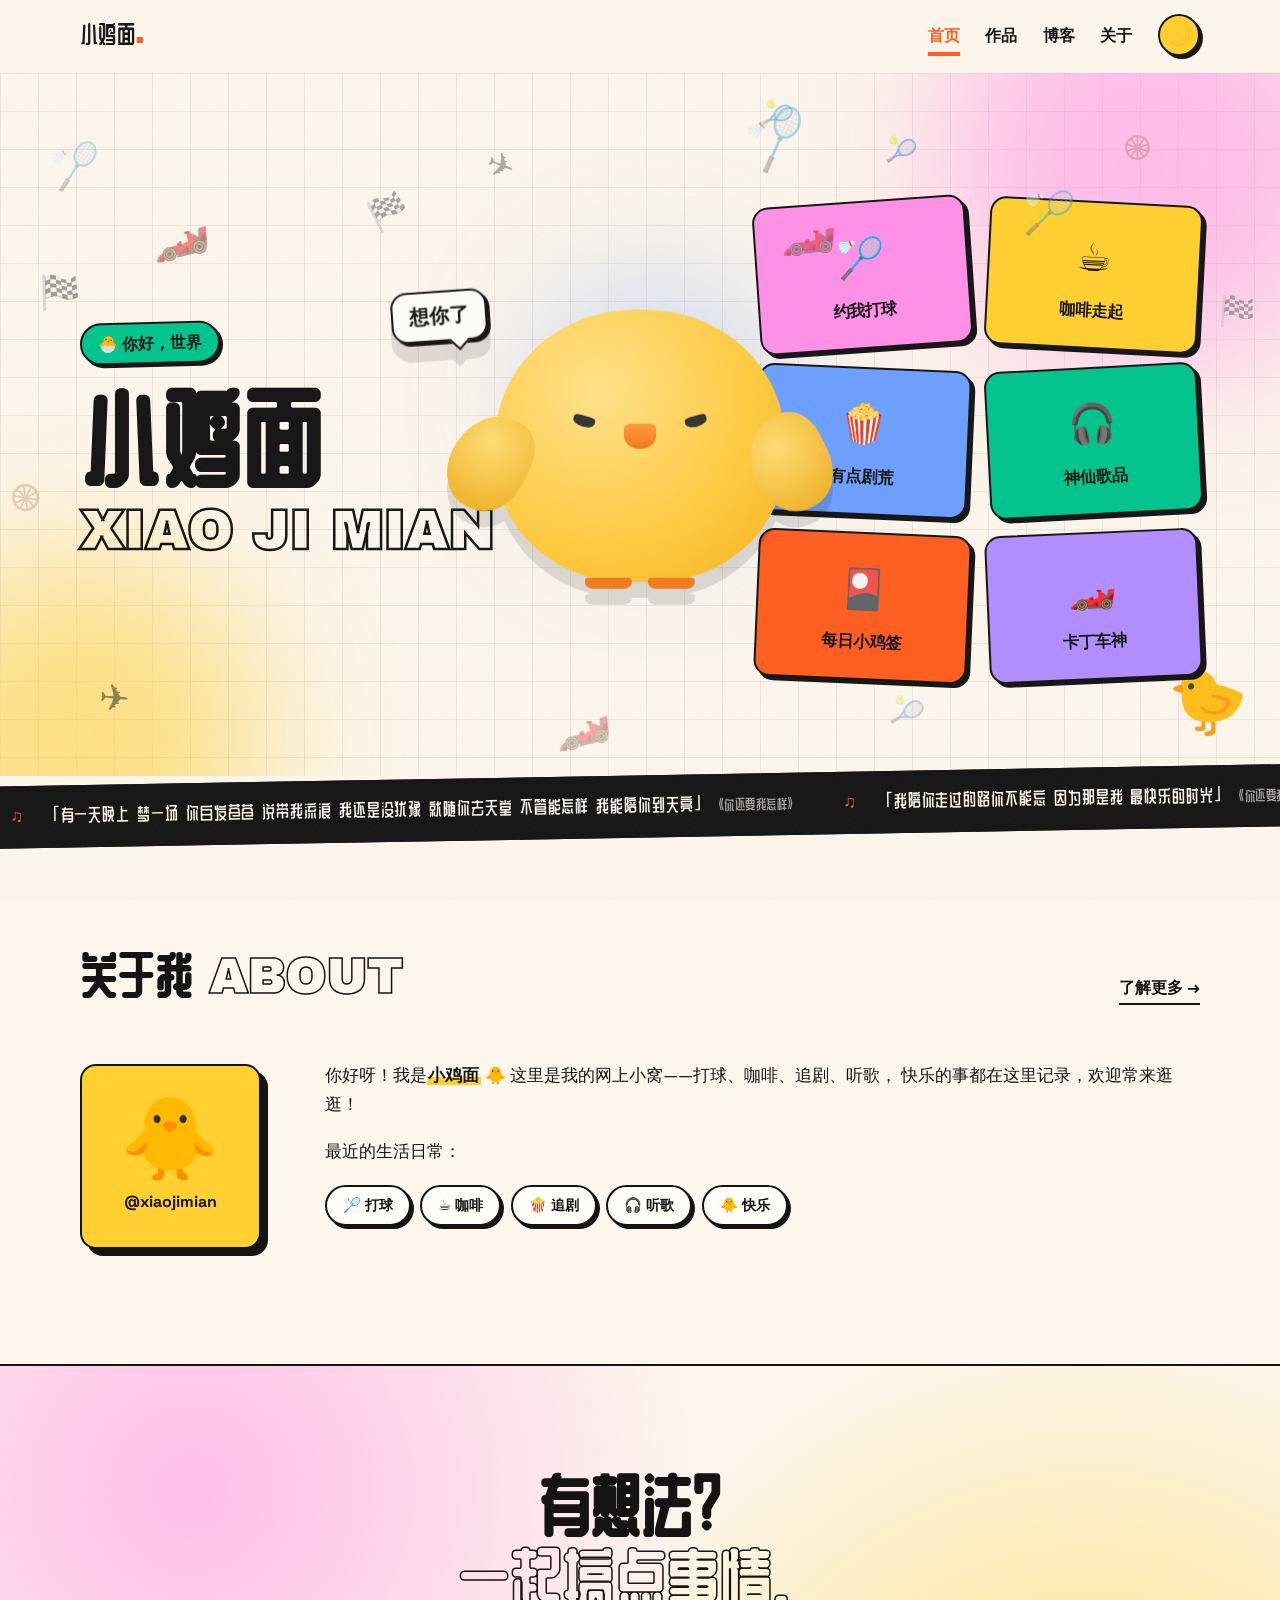
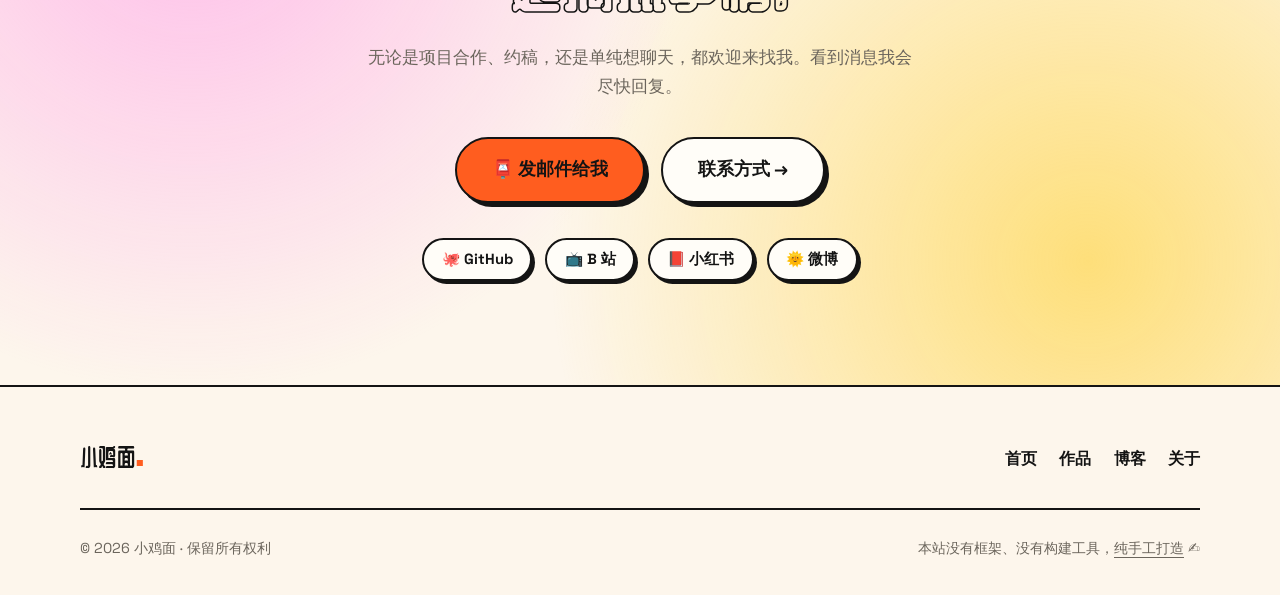
<file: index.html>
<!DOCTYPE html>
<html lang="zh-CN" data-theme="light">
<head>
  <meta charset="UTF-8">
  <meta name="viewport" content="width=device-width, initial-scale=1.0">
  <title>小鸡面 · 个人网站</title>
  <meta name="description" content="小鸡面的个人网站：作品、博客与关于我。把奇怪的想法，做成好玩的东西。">
  <link rel="icon" href="data:image/svg+xml,<svg xmlns='http://www.w3.org/2000/svg' viewBox='0 0 100 100'><text y='.9em' font-size='90'>🐥</text></svg>">
  <script>document.documentElement.dataset.theme = localStorage.getItem('theme') || 'light';document.documentElement.classList.add('js');</script>
  <link rel="stylesheet" href="css/style.css">
</head>
<body>
  <a class="skip-link" href="#main">跳到主要内容</a>

  <!-- ===== 顶部导航 ===== -->
  <header class="site-header">
    <nav class="nav container" aria-label="主导航">
      <a class="logo" href="index.html">小鸡面<span class="logo-dot">.</span></a>
      <button class="nav-toggle" aria-label="打开菜单" aria-expanded="false" aria-controls="nav-menu">
        <span></span><span></span><span></span>
      </button>
      <div class="nav-menu" id="nav-menu">
        <a class="nav-link is-active" href="index.html" aria-current="page">首页</a>
        <a class="nav-link" href="works.html">作品</a>
        <a class="nav-link" href="blog.html">博客</a>
        <a class="nav-link" href="about.html">关于</a>
        <button class="theme-toggle" aria-label="切换深浅色主题">🌙</button>
      </div>
    </nav>
  </header>

  <main id="main">
    <!-- ===== Hero ===== -->
    <section class="hero">
      <div class="hero-blob hero-blob-1"></div>
      <div class="hero-blob hero-blob-2"></div>
      <div class="hero-blob hero-blob-3"></div>
      <div class="hero-deco" aria-hidden="true">🐤</div>
      <div class="hero-chicken" id="hero-chicken" aria-hidden="true">
        <div class="chick-bubble" id="chick-bubble">想你了</div>
        <div class="chick-body">
          <div class="chick-wing chick-wing-l"></div>
          <div class="chick-wing chick-wing-r"></div>
          <div class="chick-eye chick-eye-l"></div>
          <div class="chick-eye chick-eye-r"></div>
          <div class="chick-blush chick-blush-l"></div>
          <div class="chick-blush chick-blush-r"></div>
          <div class="chick-beak"></div>
          <div class="chick-tear"></div>
          <div class="chick-feet"><span></span><span></span></div>
        </div>
      </div>
      <div class="hero-decos" id="hero-decos" aria-hidden="true"></div>

      <div class="hero-inner container">
        <div class="reveal">
          <span class="hero-eyebrow">🐣 你好，世界</span>
          <h1 class="hero-name">
            小鸡面
            <span class="stroke en">XIAO&nbsp;JI&nbsp;MIAN</span>
          </h1>
        </div>

        <div class="hero-stickers reveal" style="--d:.15s">
          <a class="sticker" href="play.html"><span class="sticker-emoji">🏸</span>约我打球</a>
          <a class="sticker" href="coffee.html"><span class="sticker-emoji">☕</span>咖啡走起</a>
          <a class="sticker" href="dramas.html"><span class="sticker-emoji">🍿</span>有点剧荒</a>
          <a class="sticker" href="songs.html"><span class="sticker-emoji">🎧</span>神仙歌品</a>
          <a class="sticker" href="fortune.html"><span class="sticker-emoji">🎴</span>每日小鸡签</a>
          <a class="sticker" href="kart.html"><span class="sticker-emoji">🏎️</span>卡丁车神</a>
        </div>
      </div>
    </section>

    <!-- ===== 跑马灯 ===== -->
    <div class="marquee" aria-hidden="true">
      <div class="marquee-track" id="marquee-track">
        <div class="marquee-group"></div>
        <div class="marquee-group"></div>
      </div>
    </div>

    <!-- ===== 关于速览 ===== -->
    <section class="section">
      <div class="container">
        <div class="section-head reveal">
          <h2 class="section-title">关于我 <span class="en">ABOUT</span></h2>
          <a class="section-more" href="about.html">了解更多 →</a>
        </div>
        <div class="about-preview">
          <div class="avatar-card reveal">
            <div class="avatar-emoji">🐥</div>
            <div class="avatar-caption">@xiaojimian</div>
          </div>
          <div class="reveal" style="--d:.1s">
            <p>
              你好呀！我是<strong class="hl">小鸡面</strong> 🐥
              这里是我的网上小窝——打球、咖啡、追剧、听歌，
              快乐的事都在这里记录，欢迎常来逛逛！
            </p>
            <p>最近的生活日常：</p>
            <div class="chips">
              <span class="chip">🏸 打球</span>
              <span class="chip">☕ 咖啡</span>
              <span class="chip">🍿 追剧</span>
              <span class="chip">🎧 听歌</span>
              <span class="chip">🐥 快乐</span>
            </div>
          </div>
        </div>
      </div>
    </section>

    <!-- ===== 联系 CTA ===== -->
    <section class="contact-cta">
      <div class="container reveal">
        <h2 class="cta-title">有想法？<br><span class="en">一起搞点事情。</span></h2>
        <p class="cta-sub">无论是项目合作、约稿，还是单纯想聊天，都欢迎来找我。看到消息我会尽快回复。</p>
        <div class="cta-actions">
          <a class="btn btn-primary btn-lg" href="mailto:hi@yizhou.example">📮 发邮件给我</a>
          <a class="btn btn-lg" href="about.html">联系方式 →</a>
        </div>
        <div class="socials">
          <a class="social-link" href="https://github.com/yourname" target="_blank" rel="noopener">🐙 GitHub</a>
          <a class="social-link" href="https://space.bilibili.com/yourid" target="_blank" rel="noopener">📺 B 站</a>
          <a class="social-link" href="https://xhslink.com/yourid" target="_blank" rel="noopener">📕 小红书</a>
          <a class="social-link" href="https://weibo.com/yourid" target="_blank" rel="noopener">🌞 微博</a>
        </div>
      </div>
    </section>
  </main>

  <!-- ===== 页脚 ===== -->
  <footer class="site-footer">
    <div class="container">
      <div class="footer-grid">
        <a class="logo" href="index.html">小鸡面<span class="logo-dot">.</span></a>
        <nav class="footer-nav" aria-label="页脚导航">
          <a href="index.html">首页</a>
          <a href="works.html">作品</a>
          <a href="blog.html">博客</a>
          <a href="about.html">关于</a>
        </nav>
      </div>
      <div class="footer-bottom">
        <span>© <span class="js-year">2026</span> 小鸡面 · 保留所有权利</span>
        <span>本站没有框架、没有构建工具，<a href="blog/post-handmade-site.html">纯手工打造</a> ✍️</span>
      </div>
    </div>
  </footer>

  <script>
  /* 首页：跑马灯薛之谦歌词轮播 + 背景爱好装饰（卡丁车/F1/网球/羽毛球/飞机） */
  (function () {
    'use strict';
    var SONGS = [
      ['有一天晚上 梦一场 你白发苍苍 说带我流浪 我还是没犹豫 就随你去天堂 不管能怎样 我能陪你到天亮', '你还要我怎样'],
      ['我陪你走过的路你不能忘 因为那是我 最快乐的时光', '你还要我怎样'],
      ['我后来都会选择绕过那条街 又多希望在另一条街能遇见', '你还要我怎样'],
      ['不爱你的人 说什么都没用', '其实'],
      ['用力爱过的人不该计较', '刚刚好'],
      ['你是我今生未完成的歌，唱不到结局却又难以割舍', '未完成的歌'],
      ['我想摸你的头发 只是简单的试探啊 我想给你个拥抱 像以前一样可以吗', '绅士'],
      ['故事已说完，懒得圆满', '一半'],
      ['我宁愿 留在你方圆几里 我的心 要不回就送你 因为我爱你 和你没关系', '方圆几里'],
      ['难过若写不完，用情歌刁难', '一半'],
      ['该配合你演出的我演视而不见 在逼一个最爱你的人即兴表演', '演员'],
      ['我毁了艘小船，逼我们隔着岸', '一半'],
      ['我不要你怎样 没怎样 我陪你走的路你不能忘 因为那是我 最快乐的时光', '你还要我怎样'],
      ['其实说分不开的也不见得，其实感情最怕的就是拖着', '演员'],
      ['你听不到我的声音 怕脱口而出是你姓名', '我好像在哪见过你'],
      ['我多高尚，向自尊开了枪', '高尚'],
      ['我怕太负责任的人 因为他随时会牺牲', '方圆几里'],
      ['你可以为我们的散不用承担 是我投入到一半感到不安 好过未来一点一点纠缠', '一半'],
      ['你听不到我的声音 怕脱口而出是你姓名 像确定我要遇见你 就像曾经交换过眼睛', '我好像在哪见过你'],
      ['没能力遮挡 你去的方向 至少分开的时候 我落落大方', '你还要我怎样'],
      ['我听见了你的声音 也藏着颗不敢见的心', '我好像在哪见过你'],
      ['故事要美必须藏着真话', '刚刚好'],
      ['我并不在乎自己究竟多伤痕累累，可我在乎今后你让谁陪', '认真的雪'],
      ['爱不爱都可以 我怎样都依你', '方圆几里'],
      ['这世界太嘈杂 周边都是假话 你能不能再找个理由 等我回家', '等我回家'],
      ['明知这是一场意外，你要不要来', '意外'],
      ['我陪你走过的路你不能忘', '你还要我怎样'],
      ['隔墙有只耳朵嘲笑你多难过 你越反驳越像示弱', '一半'],
      ['如果风景早已都不存在，我想我谁都不爱', '意外']
    ];

    /* ---- 跑马灯：全量歌词，两组相同内容无缝循环 ---- */
    var groups = document.querySelectorAll('#marquee-track .marquee-group');
    groups.forEach(function (group) {
      SONGS.forEach(function (s) {
        var item = document.createElement('span');
        item.className = 'marquee-item';
        item.innerHTML = '<span class="star">♫</span>';
        var q = document.createElement('span');
        q.textContent = '「' + s[0] + '」';
        var em = document.createElement('em');
        em.textContent = '《' + s[1] + '》';
        item.appendChild(q);
        item.appendChild(em);
        group.appendChild(item);
      });
    });

    /* ---- 背景爱好装饰：卡丁车 / F1 / 网球 / 羽毛球 / 飞机 ---- */
    var HOBBIES = ['🏎️', '🏁', '🎾', '🏸', '✈️', '🛞'];
    var ANCHORS = [
      [5, 9], [15, 11], [26, 7], [37, 12], [48, 8], [59, 6], [70, 11], [81, 7], [88, 10], [40, 6],
      [2, 30], [2, 58], [95, 32], [95, 60],
      [8, 86], [19, 90], [31, 86], [44, 90], [57, 86], [70, 90], [82, 86], [91, 89],
      [12, 20], [30, 18], [62, 20], [80, 18],
      [3, 72], [95, 74], [45, 4], [60, 4]
    ];
    var box = document.getElementById('hero-decos');
    if (!box) return;
    var spots = ANCHORS.slice();
    for (var i = spots.length - 1; i > 0; i--) {
      var j = Math.floor(Math.random() * (i + 1));
      var t = spots[i]; spots[i] = spots[j]; spots[j] = t;
    }
    var count = Math.min(16, spots.length);
    for (var n = 0; n < count; n++) {
      var a = spots[n];
      var span = document.createElement('span');
      span.textContent = HOBBIES[n % HOBBIES.length];
      span.style.left = (a[0] + (Math.random() * 3 - 1.5)) + '%';
      span.style.top = (a[1] + (Math.random() * 3 - 1.5)) + '%';
      /* 三档大小制造层次：大 / 中 / 小 */
      var tier = n % 3;
      var size = tier === 0 ? 2.5 + Math.random() * 0.7
               : tier === 1 ? 1.9 + Math.random() * 0.5
               : 1.3 + Math.random() * 0.4;
      span.style.fontSize = size.toFixed(2) + 'rem';
      span.style.setProperty('--rot', Math.floor(Math.random() * 60 - 30) + 'deg');
      span.style.setProperty('--op', (0.32 + Math.random() * 0.25).toFixed(2));
      span.style.setProperty('--dur', (7 + Math.random() * 6).toFixed(1) + 's');
      span.style.setProperty('--del', (Math.random() * 6).toFixed(1) + 's');
      box.appendChild(span);
    }
  })();
  </script>
  <script src="js/main.js"></script>
</body>
</html>
</file>
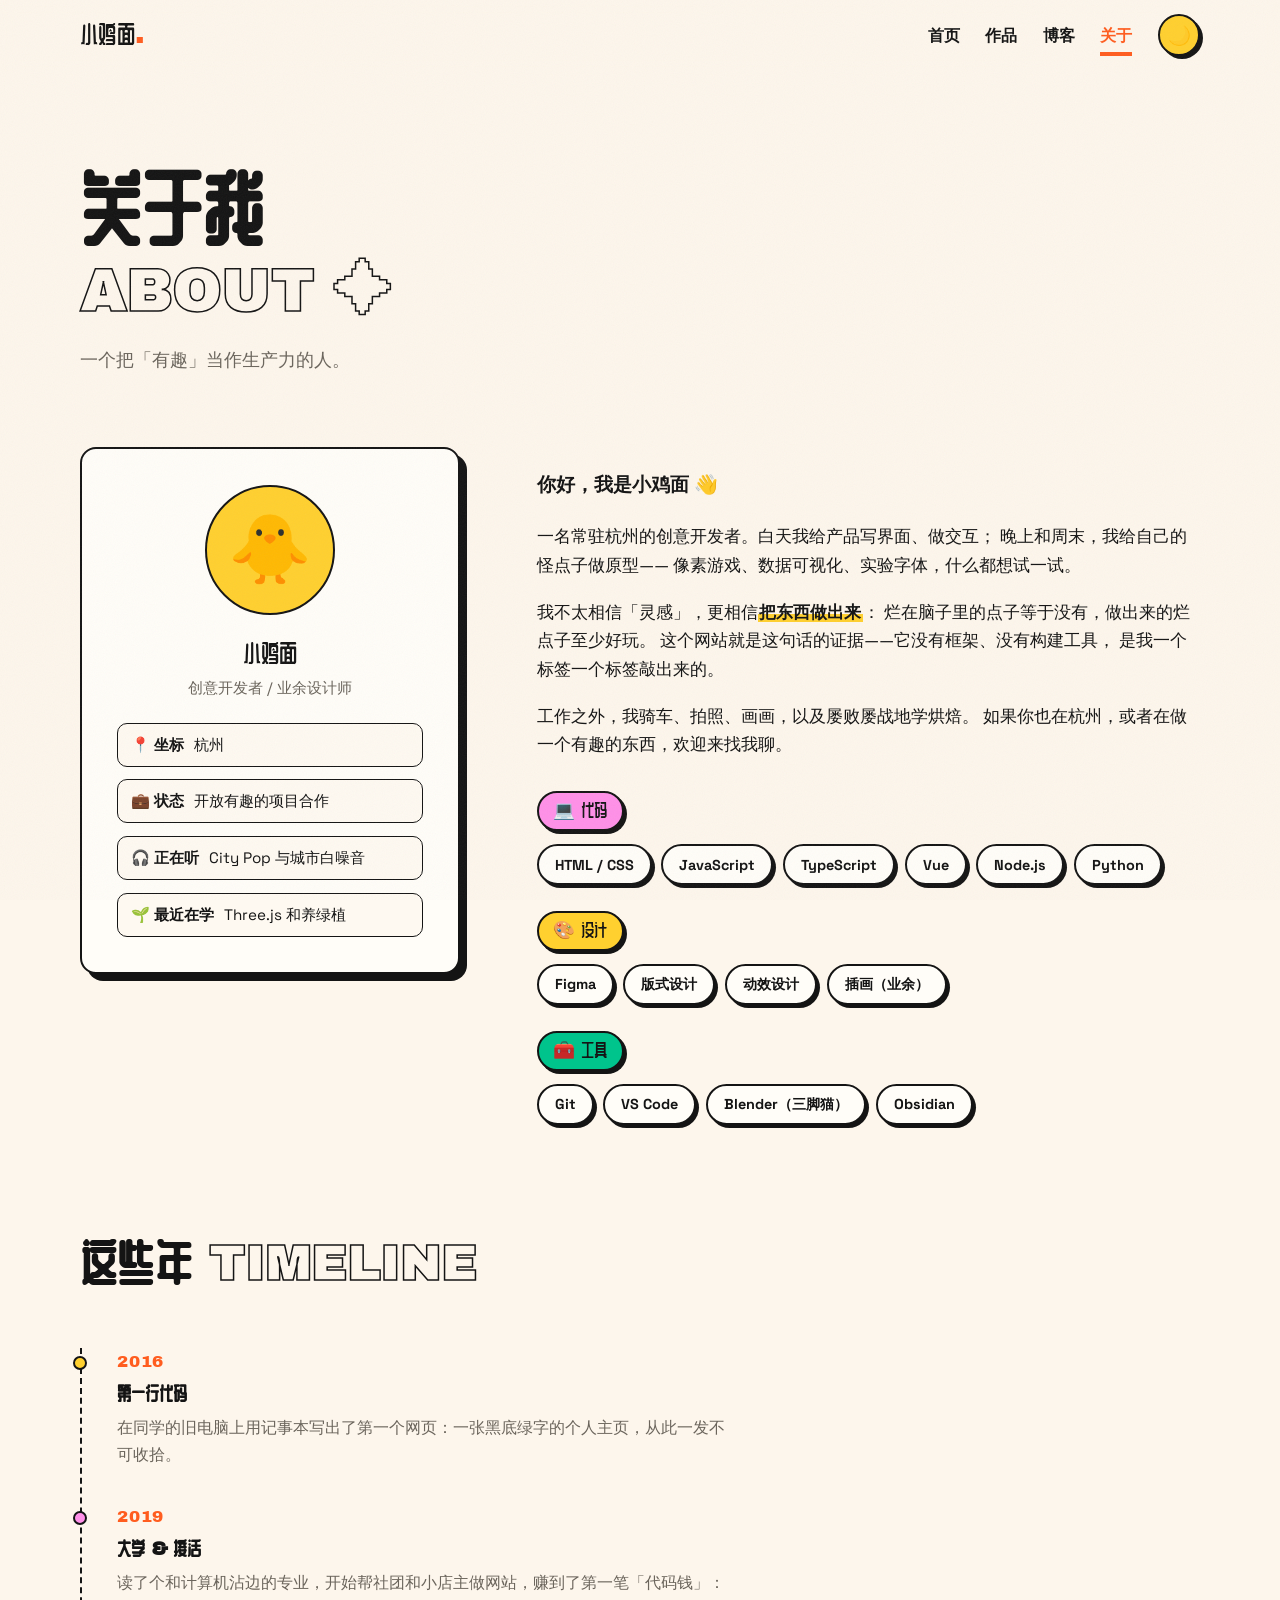
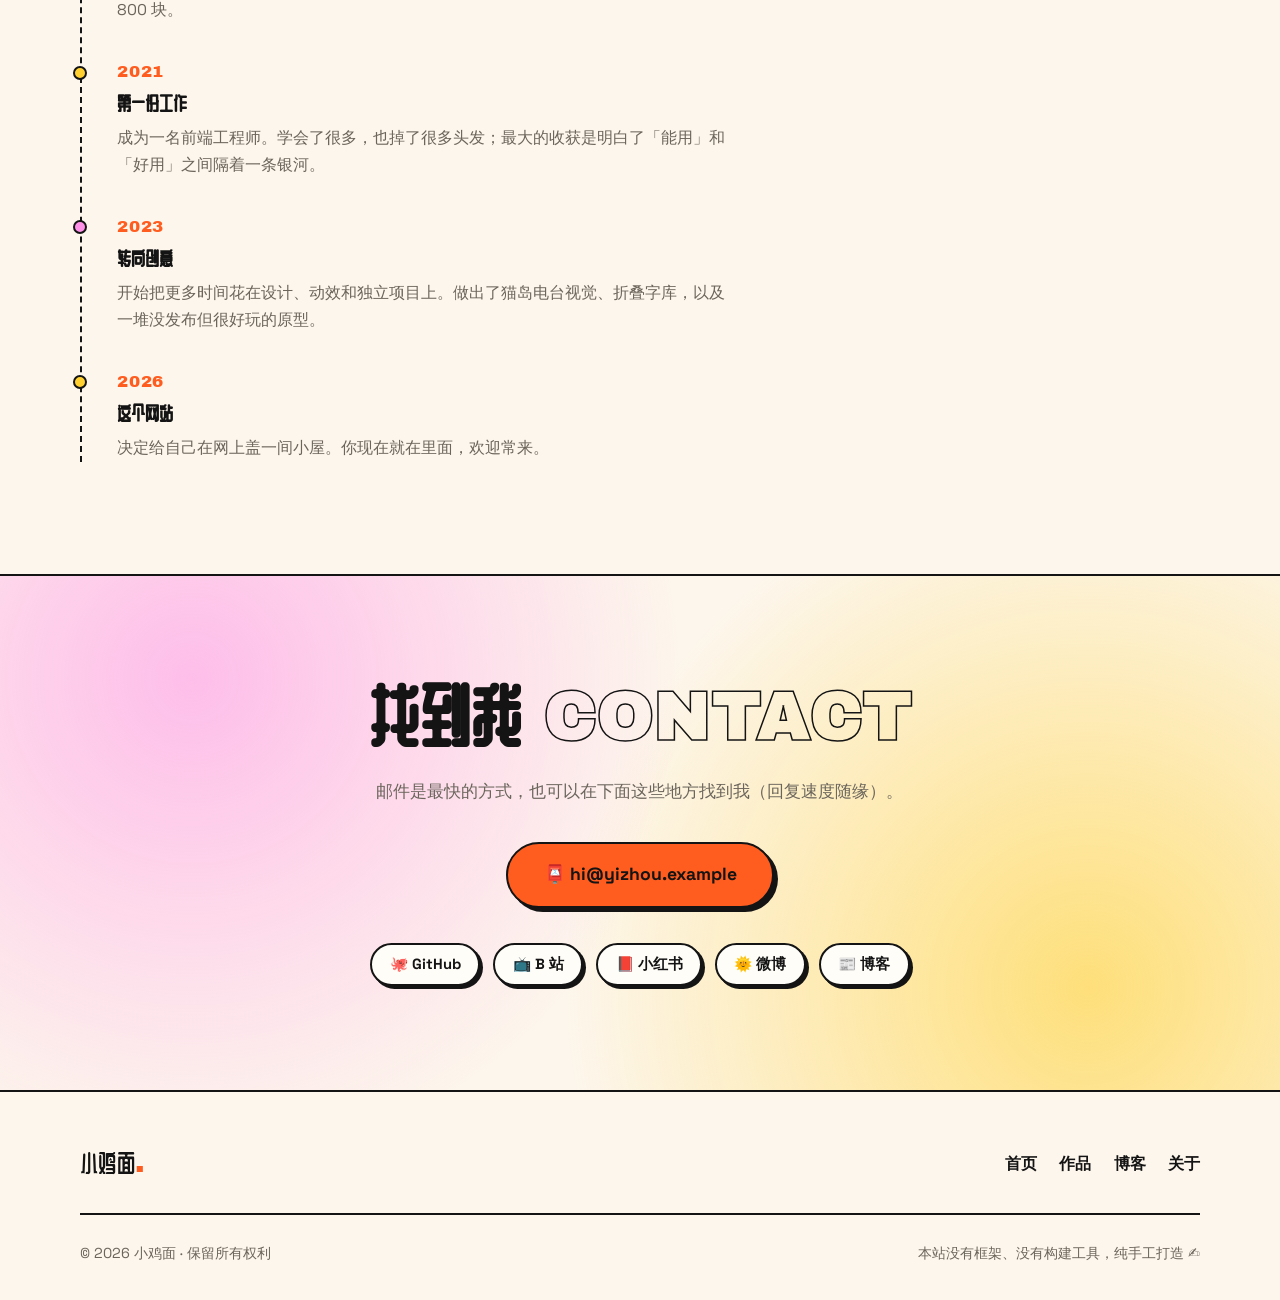
<file: about.html>
<!DOCTYPE html>
<html lang="zh-CN" data-theme="light">
<head>
  <meta charset="UTF-8">
  <meta name="viewport" content="width=device-width, initial-scale=1.0">
  <title>关于我 · 小鸡面</title>
  <meta name="description" content="关于小鸡面：创意开发者，把奇怪的想法做成好玩的东西。">
  <link rel="icon" href="data:image/svg+xml,<svg xmlns='http://www.w3.org/2000/svg' viewBox='0 0 100 100'><text y='.9em' font-size='90'>🐥</text></svg>">
  <script>document.documentElement.dataset.theme = localStorage.getItem('theme') || 'light';document.documentElement.classList.add('js');</script>
  <link rel="stylesheet" href="css/style.css">
</head>
<body>
  <a class="skip-link" href="#main">跳到主要内容</a>

  <header class="site-header">
    <nav class="nav container" aria-label="主导航">
      <a class="logo" href="index.html">小鸡面<span class="logo-dot">.</span></a>
      <button class="nav-toggle" aria-label="打开菜单" aria-expanded="false" aria-controls="nav-menu">
        <span></span><span></span><span></span>
      </button>
      <div class="nav-menu" id="nav-menu">
        <a class="nav-link" href="index.html">首页</a>
        <a class="nav-link" href="works.html">作品</a>
        <a class="nav-link" href="blog.html">博客</a>
        <a class="nav-link is-active" href="about.html" aria-current="page">关于</a>
        <button class="theme-toggle" aria-label="切换深浅色主题">🌙</button>
      </div>
    </nav>
  </header>

  <main id="main">
    <section class="page-hero container">
      <h1 class="page-title reveal">关于我 <span class="en">ABOUT ✦</span></h1>
      <p class="page-sub reveal" style="--d:.1s">
        一个把「有趣」当作生产力的人。
      </p>
    </section>

    <section class="section" style="padding-top: 1rem;">
      <div class="container">
        <div class="profile-grid">
          <!-- 左：名片 -->
          <aside class="profile-card reveal">
            <div class="profile-avatar">🐥</div>
            <div class="profile-name">小鸡面</div>
            <div class="profile-role">创意开发者 / 业余设计师</div>
            <div class="facts">
              <div class="fact"><b>📍 坐标</b><span>杭州</span></div>
              <div class="fact"><b>💼 状态</b><span>开放有趣的项目合作</span></div>
              <div class="fact"><b>🎧 正在听</b><span>City Pop 与城市白噪音</span></div>
              <div class="fact"><b>🌱 最近在学</b><span>Three.js 和养绿植</span></div>
            </div>
          </aside>

          <!-- 右：正文 -->
          <div class="profile-intro reveal" style="--d:.12s">
            <p>你好，我是小鸡面 👋</p>
            <p>
              一名常驻杭州的创意开发者。白天我给产品写界面、做交互；
              晚上和周末，我给自己的怪点子做原型——
              像素游戏、数据可视化、实验字体，什么都想试一试。
            </p>
            <p>
              我不太相信「灵感」，更相信<strong class="hl">把东西做出来</strong>：
              烂在脑子里的点子等于没有，做出来的烂点子至少好玩。
              这个网站就是这句话的证据——它没有框架、没有构建工具，
              是我一个标签一个标签敲出来的。
            </p>
            <p>
              工作之外，我骑车、拍照、画画，以及屡败屡战地学烘焙。
              如果你也在杭州，或者在做一个有趣的东西，欢迎来找我聊。
            </p>

            <div class="skill-groups">
              <div class="skill-group">
                <span class="skill-group-title">💻 代码</span>
                <div class="chips">
                  <span class="chip">HTML / CSS</span>
                  <span class="chip">JavaScript</span>
                  <span class="chip">TypeScript</span>
                  <span class="chip">Vue</span>
                  <span class="chip">Node.js</span>
                  <span class="chip">Python</span>
                </div>
              </div>
              <div class="skill-group">
                <span class="skill-group-title">🎨 设计</span>
                <div class="chips">
                  <span class="chip">Figma</span>
                  <span class="chip">版式设计</span>
                  <span class="chip">动效设计</span>
                  <span class="chip">插画（业余）</span>
                </div>
              </div>
              <div class="skill-group">
                <span class="skill-group-title">🧰 工具</span>
                <div class="chips">
                  <span class="chip">Git</span>
                  <span class="chip">VS Code</span>
                  <span class="chip">Blender（三脚猫）</span>
                  <span class="chip">Obsidian</span>
                </div>
              </div>
            </div>
          </div>
        </div>
      </div>
    </section>

    <!-- 时间线 -->
    <section class="section" style="padding-top: 0;">
      <div class="container">
        <div class="section-head reveal">
          <h2 class="section-title">这些年 <span class="en">TIMELINE</span></h2>
        </div>
        <div class="timeline reveal">
          <div class="tl-item">
            <div class="tl-year">2016</div>
            <h3>第一行代码</h3>
            <p>在同学的旧电脑上用记事本写出了第一个网页：一张黑底绿字的个人主页，从此一发不可收拾。</p>
          </div>
          <div class="tl-item">
            <div class="tl-year">2019</div>
            <h3>大学 & 接活</h3>
            <p>读了个和计算机沾边的专业，开始帮社团和小店主做网站，赚到了第一笔「代码钱」：800 块。</p>
          </div>
          <div class="tl-item">
            <div class="tl-year">2021</div>
            <h3>第一份工作</h3>
            <p>成为一名前端工程师。学会了很多，也掉了很多头发；最大的收获是明白了「能用」和「好用」之间隔着一条银河。</p>
          </div>
          <div class="tl-item">
            <div class="tl-year">2023</div>
            <h3>转向创意</h3>
            <p>开始把更多时间花在设计、动效和独立项目上。做出了猫岛电台视觉、折叠字库，以及一堆没发布但很好玩的原型。</p>
          </div>
          <div class="tl-item">
            <div class="tl-year">2026</div>
            <h3>这个网站</h3>
            <p>决定给自己在网上盖一间小屋。你现在就在里面，欢迎常来。</p>
          </div>
        </div>
      </div>
    </section>

    <!-- 联系 -->
    <section class="contact-cta">
      <div class="container reveal">
        <h2 class="cta-title">找到我 <span class="en">CONTACT</span></h2>
        <p class="cta-sub">邮件是最快的方式，也可以在下面这些地方找到我（回复速度随缘）。</p>
        <div class="cta-actions">
          <a class="btn btn-primary btn-lg" href="mailto:hi@yizhou.example">📮 hi@yizhou.example</a>
        </div>
        <div class="socials">
          <a class="social-link" href="https://github.com/yourname" target="_blank" rel="noopener">🐙 GitHub</a>
          <a class="social-link" href="https://space.bilibili.com/yourid" target="_blank" rel="noopener">📺 B 站</a>
          <a class="social-link" href="https://xhslink.com/yourid" target="_blank" rel="noopener">📕 小红书</a>
          <a class="social-link" href="https://weibo.com/yourid" target="_blank" rel="noopener">🌞 微博</a>
          <a class="social-link" href="blog.html">📰 博客</a>
        </div>
      </div>
    </section>
  </main>

  <footer class="site-footer">
    <div class="container">
      <div class="footer-grid">
        <a class="logo" href="index.html">小鸡面<span class="logo-dot">.</span></a>
        <nav class="footer-nav" aria-label="页脚导航">
          <a href="index.html">首页</a>
          <a href="works.html">作品</a>
          <a href="blog.html">博客</a>
          <a href="about.html">关于</a>
        </nav>
      </div>
      <div class="footer-bottom">
        <span>© <span class="js-year">2026</span> 小鸡面 · 保留所有权利</span>
        <span>本站没有框架、没有构建工具，纯手工打造 ✍️</span>
      </div>
    </div>
  </footer>

  <script src="js/main.js"></script>
</body>
</html>
</file>
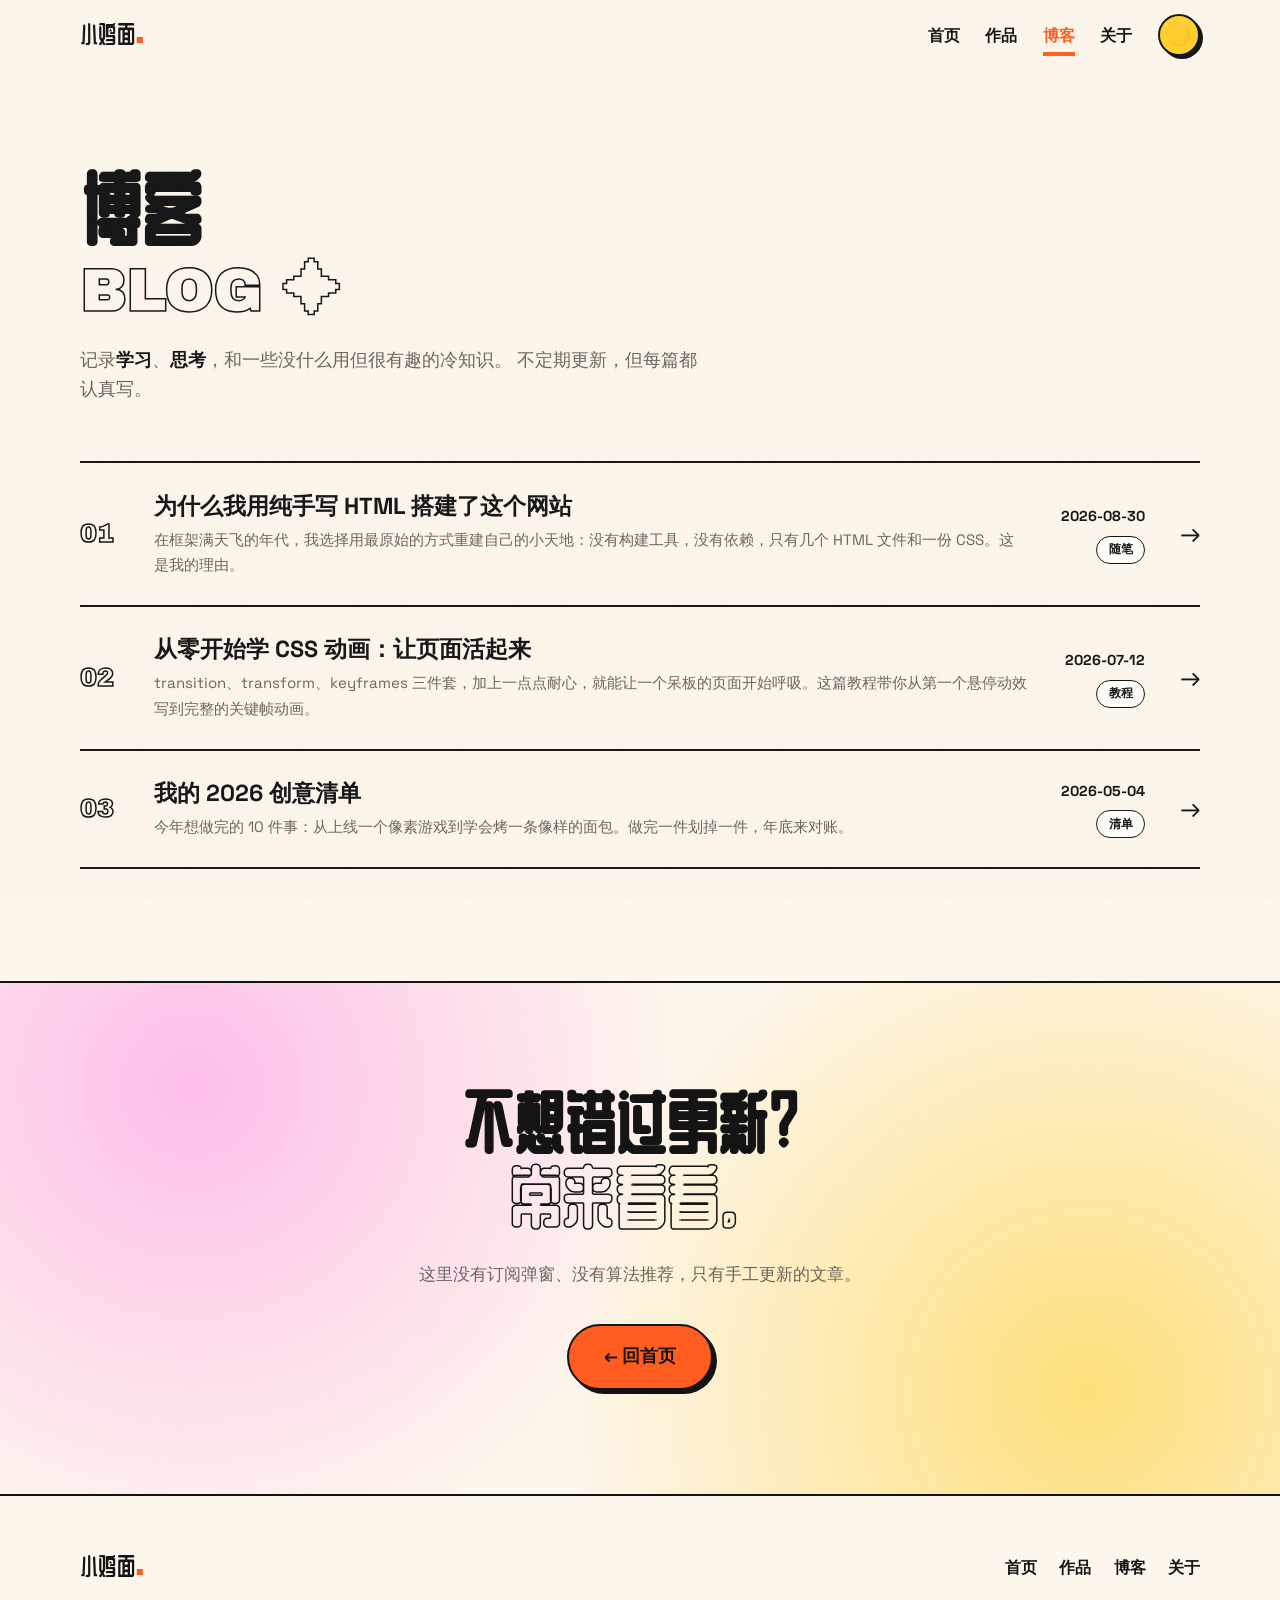
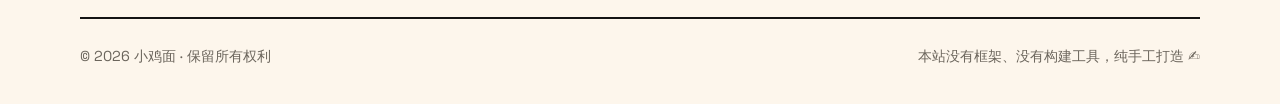
<file: blog.html>
<!DOCTYPE html>
<html lang="zh-CN" data-theme="light">
<head>
  <meta charset="UTF-8">
  <meta name="viewport" content="width=device-width, initial-scale=1.0">
  <title>博客 · 小鸡面</title>
  <meta name="description" content="小鸡面的博客：记录学习、思考和一些没用的冷知识。">
  <link rel="icon" href="data:image/svg+xml,<svg xmlns='http://www.w3.org/2000/svg' viewBox='0 0 100 100'><text y='.9em' font-size='90'>🐥</text></svg>">
  <script>document.documentElement.dataset.theme = localStorage.getItem('theme') || 'light';document.documentElement.classList.add('js');</script>
  <link rel="stylesheet" href="css/style.css">
</head>
<body>
  <a class="skip-link" href="#main">跳到主要内容</a>

  <header class="site-header">
    <nav class="nav container" aria-label="主导航">
      <a class="logo" href="index.html">小鸡面<span class="logo-dot">.</span></a>
      <button class="nav-toggle" aria-label="打开菜单" aria-expanded="false" aria-controls="nav-menu">
        <span></span><span></span><span></span>
      </button>
      <div class="nav-menu" id="nav-menu">
        <a class="nav-link" href="index.html">首页</a>
        <a class="nav-link" href="works.html">作品</a>
        <a class="nav-link is-active" href="blog.html" aria-current="page">博客</a>
        <a class="nav-link" href="about.html">关于</a>
        <button class="theme-toggle" aria-label="切换深浅色主题">🌙</button>
      </div>
    </nav>
  </header>

  <main id="main">
    <section class="page-hero container">
      <h1 class="page-title reveal">博客 <span class="en">BLOG ✦</span></h1>
      <p class="page-sub reveal" style="--d:.1s">
        记录<strong>学习</strong>、<strong>思考</strong>，和一些没什么用但很有趣的冷知识。
        不定期更新，但每篇都认真写。
      </p>
    </section>

    <section class="section" style="padding-top: 0;">
      <div class="container">
        <div class="post-list">
          <a class="post-row reveal" href="blog/post-handmade-site.html">
            <span class="post-num">01</span>
            <div class="post-info">
              <h3>为什么我用纯手写 HTML 搭建了这个网站</h3>
              <p>在框架满天飞的年代，我选择用最原始的方式重建自己的小天地：没有构建工具，没有依赖，只有几个 HTML 文件和一份 CSS。这是我的理由。</p>
            </div>
            <div class="post-side">
              <time datetime="2026-08-30">2026-08-30</time>
              <span class="tag">随笔</span>
            </div>
            <span class="post-arrow">→</span>
          </a>

          <a class="post-row reveal" style="--d:.08s" href="blog/post-css-animation.html">
            <span class="post-num">02</span>
            <div class="post-info">
              <h3>从零开始学 CSS 动画：让页面活起来</h3>
              <p>transition、transform、keyframes 三件套，加上一点点耐心，就能让一个呆板的页面开始呼吸。这篇教程带你从第一个悬停动效写到完整的关键帧动画。</p>
            </div>
            <div class="post-side">
              <time datetime="2026-07-12">2026-07-12</time>
              <span class="tag">教程</span>
            </div>
            <span class="post-arrow">→</span>
          </a>

          <a class="post-row reveal" style="--d:.16s" href="blog/post-2026-list.html">
            <span class="post-num">03</span>
            <div class="post-info">
              <h3>我的 2026 创意清单</h3>
              <p>今年想做完的 10 件事：从上线一个像素游戏到学会烤一条像样的面包。做完一件划掉一件，年底来对账。</p>
            </div>
            <div class="post-side">
              <time datetime="2026-05-04">2026-05-04</time>
              <span class="tag">清单</span>
            </div>
            <span class="post-arrow">→</span>
          </a>
        </div>
      </div>
    </section>

    <section class="contact-cta">
      <div class="container reveal">
        <h2 class="cta-title">不想错过更新？<br><span class="en">常来看看。</span></h2>
        <p class="cta-sub">这里没有订阅弹窗、没有算法推荐，只有手工更新的文章。</p>
        <div class="cta-actions">
          <a class="btn btn-primary btn-lg" href="index.html">← 回首页</a>
        </div>
      </div>
    </section>
  </main>

  <footer class="site-footer">
    <div class="container">
      <div class="footer-grid">
        <a class="logo" href="index.html">小鸡面<span class="logo-dot">.</span></a>
        <nav class="footer-nav" aria-label="页脚导航">
          <a href="index.html">首页</a>
          <a href="works.html">作品</a>
          <a href="blog.html">博客</a>
          <a href="about.html">关于</a>
        </nav>
      </div>
      <div class="footer-bottom">
        <span>© <span class="js-year">2026</span> 小鸡面 · 保留所有权利</span>
        <span>本站没有框架、没有构建工具，纯手工打造 ✍️</span>
      </div>
    </div>
  </footer>

  <script src="js/main.js"></script>
</body>
</html>
</file>
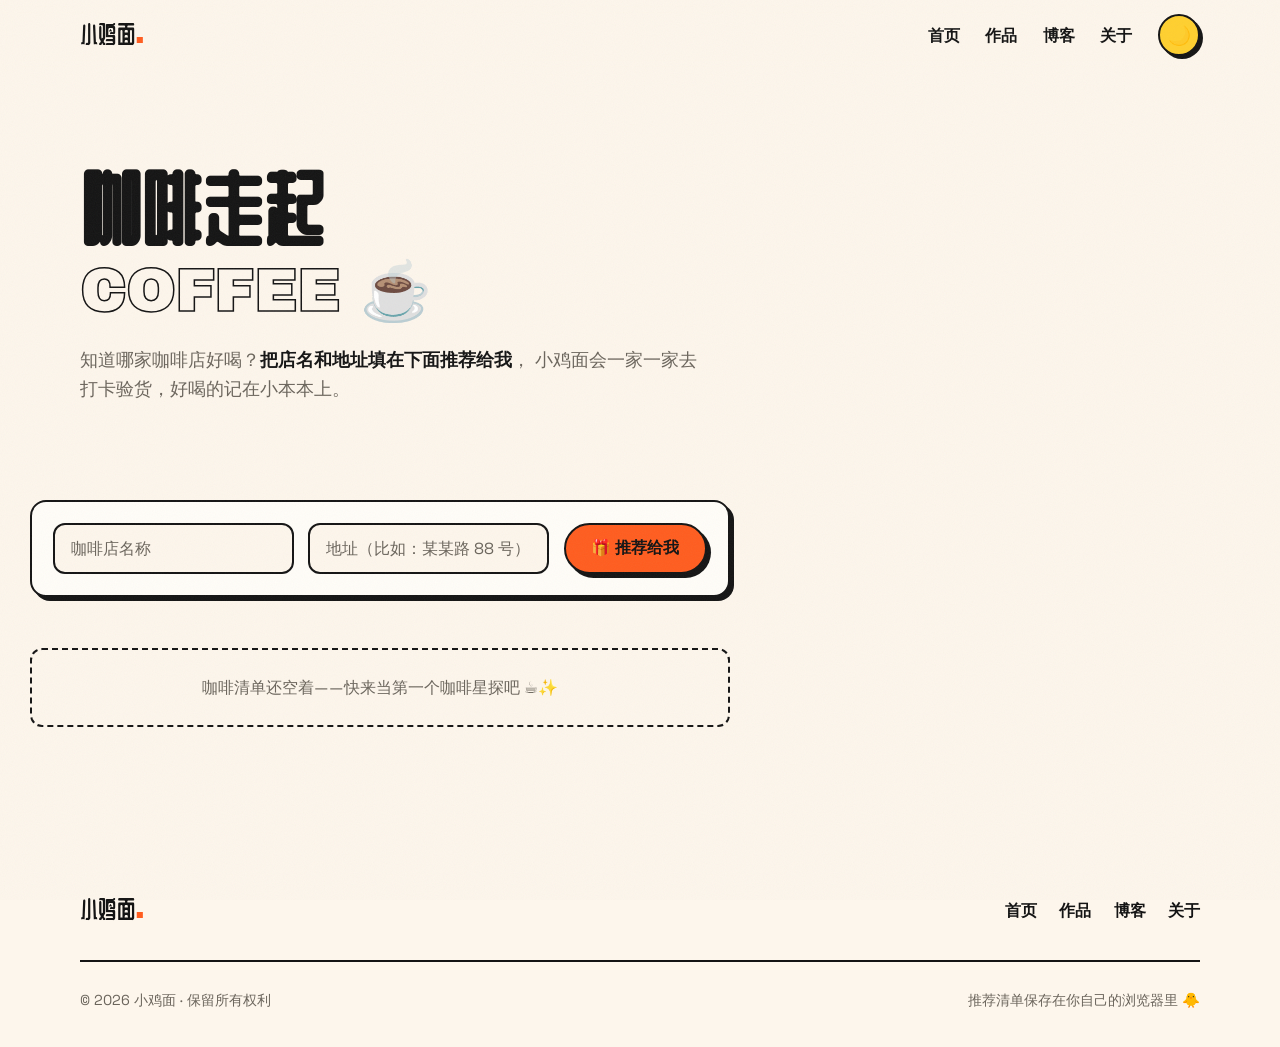
<file: coffee.html>
<!DOCTYPE html>
<html lang="zh-CN" data-theme="light">
<head>
  <meta charset="UTF-8">
  <meta name="viewport" content="width=device-width, initial-scale=1.0">
  <title>咖啡走起 · 小鸡面</title>
  <meta name="description" content="向小鸡面推荐好喝的咖啡店，名称和地址填进来就好。">
  <link rel="icon" href="data:image/svg+xml,<svg xmlns='http://www.w3.org/2000/svg' viewBox='0 0 100 100'><text y='.9em' font-size='90'>🐥</text></svg>">
  <script>document.documentElement.dataset.theme = localStorage.getItem('theme') || 'light';document.documentElement.classList.add('js');</script>
  <link rel="stylesheet" href="css/style.css">
</head>
<body>
  <a class="skip-link" href="#main">跳到主要内容</a>

  <header class="site-header">
    <nav class="nav container" aria-label="主导航">
      <a class="logo" href="index.html">小鸡面<span class="logo-dot">.</span></a>
      <button class="nav-toggle" aria-label="打开菜单" aria-expanded="false" aria-controls="nav-menu">
        <span></span><span></span><span></span>
      </button>
      <div class="nav-menu" id="nav-menu">
        <a class="nav-link" href="index.html">首页</a>
        <a class="nav-link" href="works.html">作品</a>
        <a class="nav-link" href="blog.html">博客</a>
        <a class="nav-link" href="about.html">关于</a>
        <button class="theme-toggle" aria-label="切换深浅色主题">🌙</button>
      </div>
    </nav>
  </header>

  <main id="main">
    <section class="page-hero container">
      <h1 class="page-title reveal">咖啡走起 <span class="en">COFFEE ☕</span></h1>
      <p class="page-sub reveal" style="--d:.1s">
        知道哪家咖啡店好喝？<strong>把店名和地址填在下面推荐给我</strong>，
        小鸡面会一家一家去打卡验货，好喝的记在小本本上。
      </p>
    </section>

    <section class="section coffee-wrap" style="padding-top: 0;">
      <div class="container">
        <form class="bean-form reveal" id="bean-form">
          <input class="field-input" id="bean-name" type="text" placeholder="咖啡店名称" maxlength="40" required aria-label="咖啡店名称">
          <input class="field-input" id="bean-addr" type="text" placeholder="地址（比如：某某路 88 号）" maxlength="80" required aria-label="咖啡店地址">
          <button class="btn btn-primary" type="submit">🎁 推荐给我</button>
        </form>

        <ul class="bean-list" id="bean-list"></ul>
        <p class="bean-empty" id="bean-empty">咖啡清单还空着——快来当第一个咖啡星探吧 ☕✨</p>
      </div>
    </section>
  </main>

  <footer class="site-footer">
    <div class="container">
      <div class="footer-grid">
        <a class="logo" href="index.html">小鸡面<span class="logo-dot">.</span></a>
        <nav class="footer-nav" aria-label="页脚导航">
          <a href="index.html">首页</a>
          <a href="works.html">作品</a>
          <a href="blog.html">博客</a>
          <a href="about.html">关于</a>
        </nav>
      </div>
      <div class="footer-bottom">
        <span>© <span class="js-year">2026</span> 小鸡面 · 保留所有权利</span>
        <span>推荐清单保存在你自己的浏览器里 🐥</span>
      </div>
    </div>
  </footer>

  <script>
  (function () {
    'use strict';
    var KEY = 'xjjm-coffee-list';
    var form = document.getElementById('bean-form');
    var nameInput = document.getElementById('bean-name');
    var addrInput = document.getElementById('bean-addr');
    var listEl = document.getElementById('bean-list');
    var emptyEl = document.getElementById('bean-empty');

    function load() {
      try { return JSON.parse(localStorage.getItem(KEY)) || []; }
      catch (e) { return []; }
    }
    function save(list) {
      try { localStorage.setItem(KEY, JSON.stringify(list)); } catch (e) { /* 忽略 */ }
    }
    function render() {
      var list = load();
      listEl.innerHTML = '';
      emptyEl.hidden = list.length > 0;
      list.forEach(function (item) {
        var li = document.createElement('li');
        li.className = 'bean-item';

        var emoji = document.createElement('span');
        emoji.className = 'bean-emoji';
        emoji.textContent = '☕';

        var info = document.createElement('div');
        info.className = 'bean-info';
        var name = document.createElement('div');
        name.className = 'bean-name';
        name.textContent = item.name;
        var addr = document.createElement('div');
        addr.className = 'bean-addr';
        addr.textContent = '📍 ' + item.addr;
        info.appendChild(name);
        info.appendChild(addr);

        var del = document.createElement('button');
        del.className = 'bean-del';
        del.type = 'button';
        del.setAttribute('aria-label', '删除 ' + item.name);
        del.textContent = '✕';
        del.addEventListener('click', function () {
          var rest = load().filter(function (x) { return x.id !== item.id; });
          save(rest);
          render();
        });

        li.appendChild(emoji);
        li.appendChild(info);
        li.appendChild(del);
        listEl.appendChild(li);
      });
    }

    form.addEventListener('submit', function (e) {
      e.preventDefault();
      var list = load();
      list.unshift({
        id: String(Date.now()) + Math.random().toString(36).slice(2, 6),
        name: nameInput.value.trim(),
        addr: addrInput.value.trim()
      });
      save(list);
      nameInput.value = '';
      addrInput.value = '';
      nameInput.focus();
      render();
    });

    render();
  })();
  </script>
  <script src="js/main.js"></script>
</body>
</html>
</file>
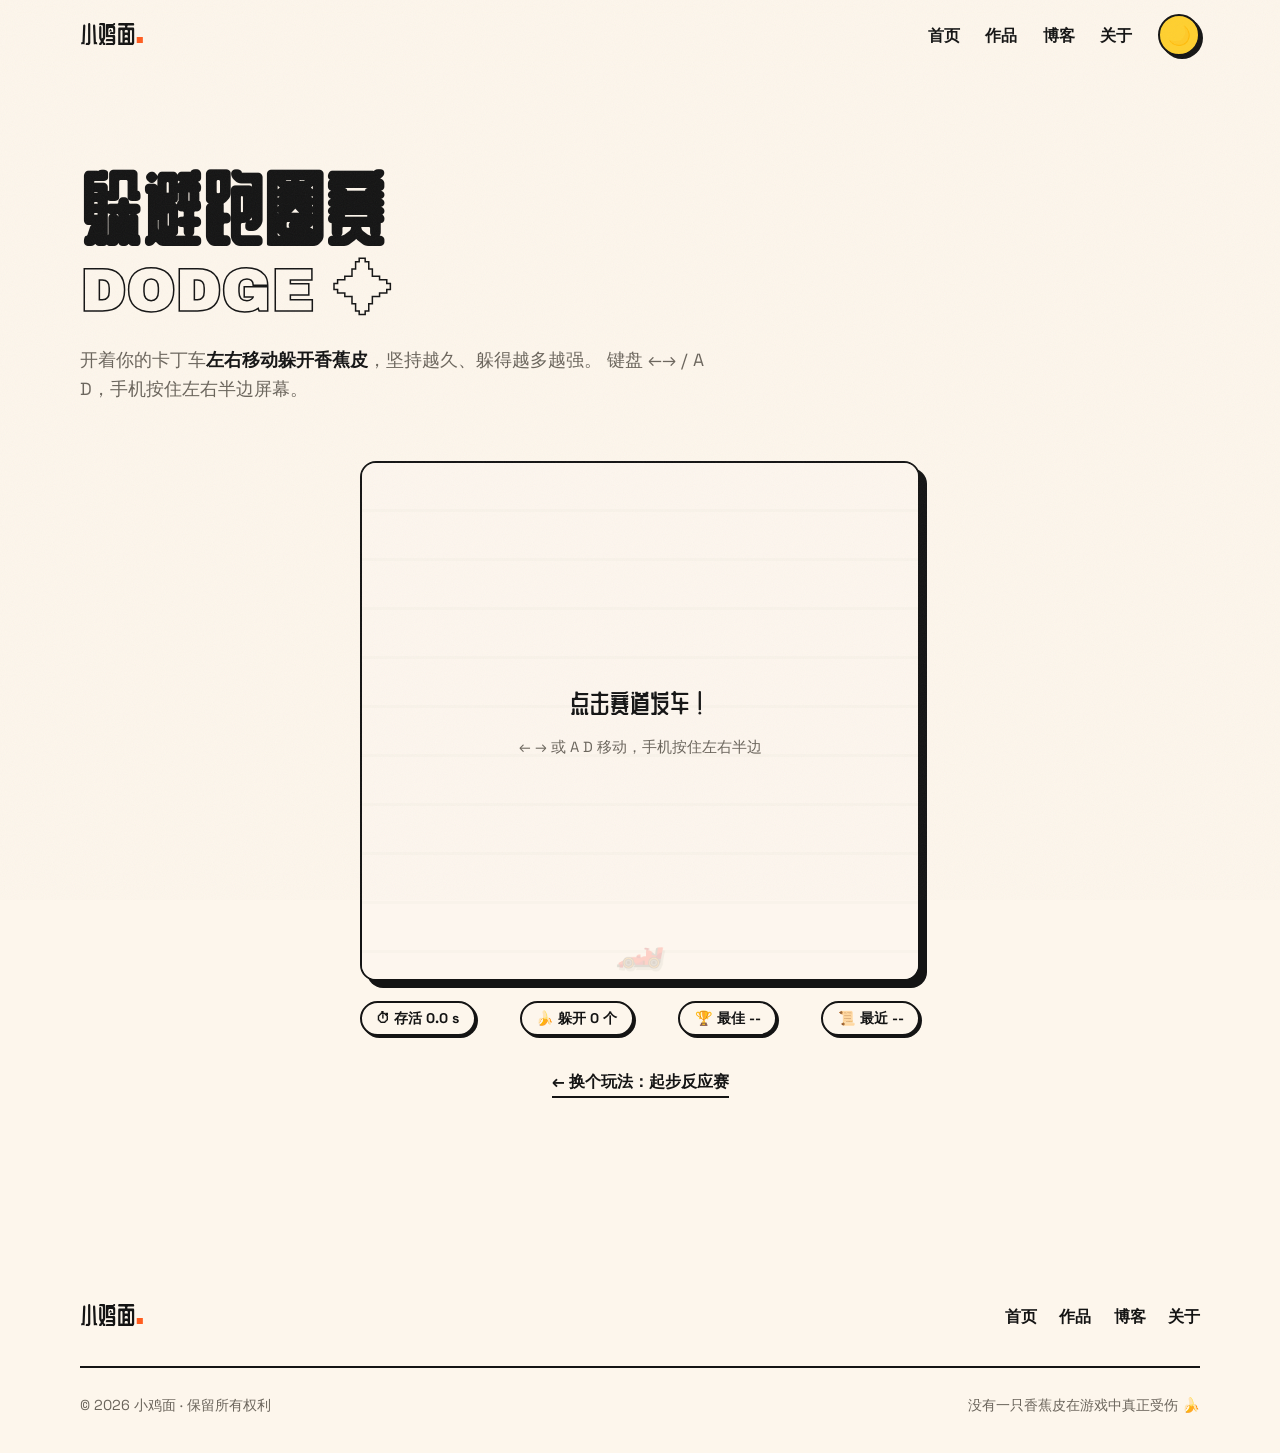
<file: dodge.html>
<!DOCTYPE html>
<html lang="zh-CN" data-theme="light">
<head>
  <meta charset="UTF-8">
  <meta name="viewport" content="width=device-width, initial-scale=1.0">
  <title>躲避跑圈赛 · 小鸡面</title>
  <meta name="description" content="开着你的卡丁车躲开香蕉皮，坚持越久越接近车神。">
  <link rel="icon" href="data:image/svg+xml,<svg xmlns='http://www.w3.org/2000/svg' viewBox='0 0 100 100'><text y='.9em' font-size='90'>🐥</text></svg>">
  <script>document.documentElement.dataset.theme = localStorage.getItem('theme') || 'light';document.documentElement.classList.add('js');</script>
  <link rel="stylesheet" href="css/style.css">
</head>
<body>
  <a class="skip-link" href="#main">跳到主要内容</a>

  <header class="site-header">
    <nav class="nav container" aria-label="主导航">
      <a class="logo" href="index.html">小鸡面<span class="logo-dot">.</span></a>
      <button class="nav-toggle" aria-label="打开菜单" aria-expanded="false" aria-controls="nav-menu">
        <span></span><span></span><span></span>
      </button>
      <div class="nav-menu" id="nav-menu">
        <a class="nav-link" href="index.html">首页</a>
        <a class="nav-link" href="works.html">作品</a>
        <a class="nav-link" href="blog.html">博客</a>
        <a class="nav-link" href="about.html">关于</a>
        <button class="theme-toggle" aria-label="切换深浅色主题">🌙</button>
      </div>
    </nav>
  </header>

  <main id="main">
    <section class="page-hero container">
      <h1 class="page-title reveal">躲避跑圈赛 <span class="en">DODGE ✦</span></h1>
      <p class="page-sub reveal" style="--d:.1s">
        开着你的卡丁车<strong>左右移动躲开香蕉皮</strong>，坚持越久、躲得越多越强。
        键盘 ←→ / A D，手机按住左右半边屏幕。
      </p>
    </section>

    <section class="section" style="padding-top: 0;">
      <div class="container dodge-wrap">
        <div class="dodge-track reveal" id="dodge-track">
          <div class="dodge-player" id="dodge-player">🏎️</div>
          <div class="dodge-overlay" id="dodge-overlay">
            <div>
              <div class="race-msg" id="dodge-msg">点击赛道发车！</div>
              <p class="race-hint" style="margin-top: .6rem;">← → 或 A D 移动，手机按住左右半边</p>
            </div>
          </div>
        </div>
        <div class="dodge-hud">
          <span class="stat-pill">⏱ 存活 <b id="hud-time">0.0</b> s</span>
          <span class="stat-pill">🍌 躲开 <b id="hud-dodged">0</b> 个</span>
          <span class="stat-pill">🏆 最佳 <b id="hud-best">--</b></span>
          <span class="stat-pill">📜 最近 <b id="hud-recent">--</b></span>
        </div>
        <p class="reveal" style="--d:.1s; text-align:center; margin-top: 2rem;">
          <a class="back-link" href="kart-game.html">← 换个玩法：起步反应赛</a>
        </p>
      </div>
    </section>
  </main>

  <footer class="site-footer">
    <div class="container">
      <div class="footer-grid">
        <a class="logo" href="index.html">小鸡面<span class="logo-dot">.</span></a>
        <nav class="footer-nav" aria-label="页脚导航">
          <a href="index.html">首页</a>
          <a href="works.html">作品</a>
          <a href="blog.html">博客</a>
          <a href="about.html">关于</a>
        </nav>
      </div>
      <div class="footer-bottom">
        <span>© <span class="js-year">2026</span> 小鸡面 · 保留所有权利</span>
        <span>没有一只香蕉皮在游戏中真正受伤 🍌</span>
      </div>
    </div>
  </footer>

  <script>
  (function () {
    'use strict';
    var track = document.getElementById('dodge-track');
    var playerEl = document.getElementById('dodge-player');
    var overlay = document.getElementById('dodge-overlay');
    var msgEl = document.getElementById('dodge-msg');
    var timeEl = document.getElementById('hud-time');
    var dodgedEl = document.getElementById('hud-dodged');
    var bestEl = document.getElementById('hud-best');
    var recentEl = document.getElementById('hud-recent');
    var HAZARDS = ['🍌', '🥤', '🧱', '🛞'];
    var SPEED = 330;          // 玩家横向速度 px/s
    var BASE_FALL = 170;      // 初始下落速度 px/s
    var ACCEL = 9;            // 每秒增加的下落速度
    var SPAWN_START = 900;    // 初始生成间隔 ms

    var state = 'idle';       // idle | running | over
    var playerX = 0, lastTs = 0, elapsed = 0, dodged = 0, fallSpeed = BASE_FALL, spawnTimer = 0;
    var hazards = [];
    var keys = { left: false, right: false };
    var rafId = 0;

    function store(key, val) { try { localStorage.setItem(key, val); } catch (e) {} }
    function load(key) { try { return localStorage.getItem(key); } catch (e) { return null; } }

    function refreshStats() {
      bestEl.textContent = load('xjjm-dodge-best') ? load('xjjm-dodge-best') + ' 个' : '--';
      var h;
      try { h = JSON.parse(load('xjjm-dodge-history') || '[]'); } catch (e) { h = []; }
      recentEl.textContent = h.length ? h.join(' / ') + ' 个' : '--';
    }

    function grade(n) {
      if (n >= 40) return '车神认证的走位！！小鸡面起立鼓掌 🐥';
      if (n >= 25) return '身法飘逸，弯道收割机实至名归 🌀';
      if (n >= 15) return '不错不错，香蕉皮开始怕你了';
      if (n >= 8) return '及格了，但车神在终点打了个哈欠';
      return '被一根香蕉皮打败了……再来，挽回尊严！';
    }

    function setPlayerX(x) {
      playerX = Math.max(26, Math.min(track.clientWidth - 26, x));
      playerEl.style.left = playerX + 'px';
    }

    function spawn() {
      var el = document.createElement('div');
      el.className = 'hazard';
      el.textContent = HAZARDS[Math.floor(Math.random() * HAZARDS.length)];
      var x = 40 + Math.random() * (track.clientWidth - 80);
      el.style.left = x + 'px';
      track.appendChild(el);
      hazards.push({ el: el, x: x, y: -48 });
    }

    function clearHazards() {
      hazards.forEach(function (h) { h.el.remove(); });
      hazards = [];
    }

    function start() {
      clearHazards();
      state = 'running';
      elapsed = 0; dodged = 0; fallSpeed = BASE_FALL; spawnTimer = 400;
      overlay.style.display = 'none';
      playerEl.textContent = '🏎️';
      setPlayerX(track.clientWidth / 2);
      lastTs = performance.now();
      cancelAnimationFrame(rafId);
      rafId = requestAnimationFrame(loop);
    }

    function gameOver() {
      state = 'over';
      playerEl.textContent = '💥';
      var best = parseInt(load('xjjm-dodge-best') || '0', 10);
      var record = dodged > best;
      if (record) store('xjjm-dodge-best', String(dodged));
      var h;
      try { h = JSON.parse(load('xjjm-dodge-history') || '[]'); } catch (e) { h = []; }
      h.unshift(dodged);
      h = h.slice(0, 5);
      store('xjjm-dodge-history', JSON.stringify(h));
      refreshStats();
      msgEl.innerHTML = '💥 撞了！躲开 <b>' + dodged + '</b> 个，坚持 <b>' + elapsed.toFixed(1) +
        '</b> 秒<br>' + grade(dodged) + (record ? '<br>🏅 新纪录！' : '') +
        '<br><br>点击赛道再来一次';
      overlay.style.display = '';
    }

    function loop(ts) {
      if (state !== 'running') return;
      var dt = Math.min((ts - lastTs) / 1000, 0.05);
      lastTs = ts;
      elapsed += dt;

      fallSpeed = BASE_FALL + elapsed * ACCEL;
      var dir = (keys.right ? 1 : 0) - (keys.left ? 1 : 0);
      setPlayerX(playerX + dir * SPEED * dt);

      spawnTimer -= dt * 1000;
      if (spawnTimer <= 0) {
        spawn();
        spawnTimer = Math.max(340, SPAWN_START - elapsed * 14) * (0.7 + Math.random() * 0.6);
      }

      var py = track.clientHeight - 46;
      for (var i = hazards.length - 1; i >= 0; i--) {
        var h = hazards[i];
        h.y += fallSpeed * dt;
        h.el.style.top = h.y + 'px';
        if (h.y > track.clientHeight + 40) {
          h.el.remove();
          hazards.splice(i, 1);
          dodged++;
          dodgedEl.textContent = dodged;
          continue;
        }
        if (Math.abs(h.x - playerX) < 30 && Math.abs(h.y - py) < 34) { gameOver(); return; }
      }
      timeEl.textContent = elapsed.toFixed(1);
      rafId = requestAnimationFrame(loop);
    }

    document.addEventListener('keydown', function (e) {
      if (e.repeat) return;
      if (e.code === 'ArrowLeft' || e.code === 'KeyA') keys.left = true;
      if (e.code === 'ArrowRight' || e.code === 'KeyD') keys.right = true;
      if (e.code === 'Space' && state !== 'running') {
        e.preventDefault();
        start();
      }
    });
    document.addEventListener('keyup', function (e) {
      if (e.code === 'ArrowLeft' || e.code === 'KeyA') keys.left = false;
      if (e.code === 'ArrowRight' || e.code === 'KeyD') keys.right = false;
    });
    track.addEventListener('pointerdown', function (e) {
      if (state !== 'running') { start(); return; }
      var rect = track.getBoundingClientRect();
      if (e.clientX - rect.left < rect.width / 2) keys.left = true; else keys.right = true;
    });
    function releaseKeys() { keys.left = false; keys.right = false; }
    track.addEventListener('pointerup', releaseKeys);
    track.addEventListener('pointercancel', releaseKeys);
    track.addEventListener('pointerleave', releaseKeys);

    setPlayerX(track.clientWidth / 2);
    refreshStats();
  })();
  </script>
  <script src="js/main.js"></script>
</body>
</html>
</file>
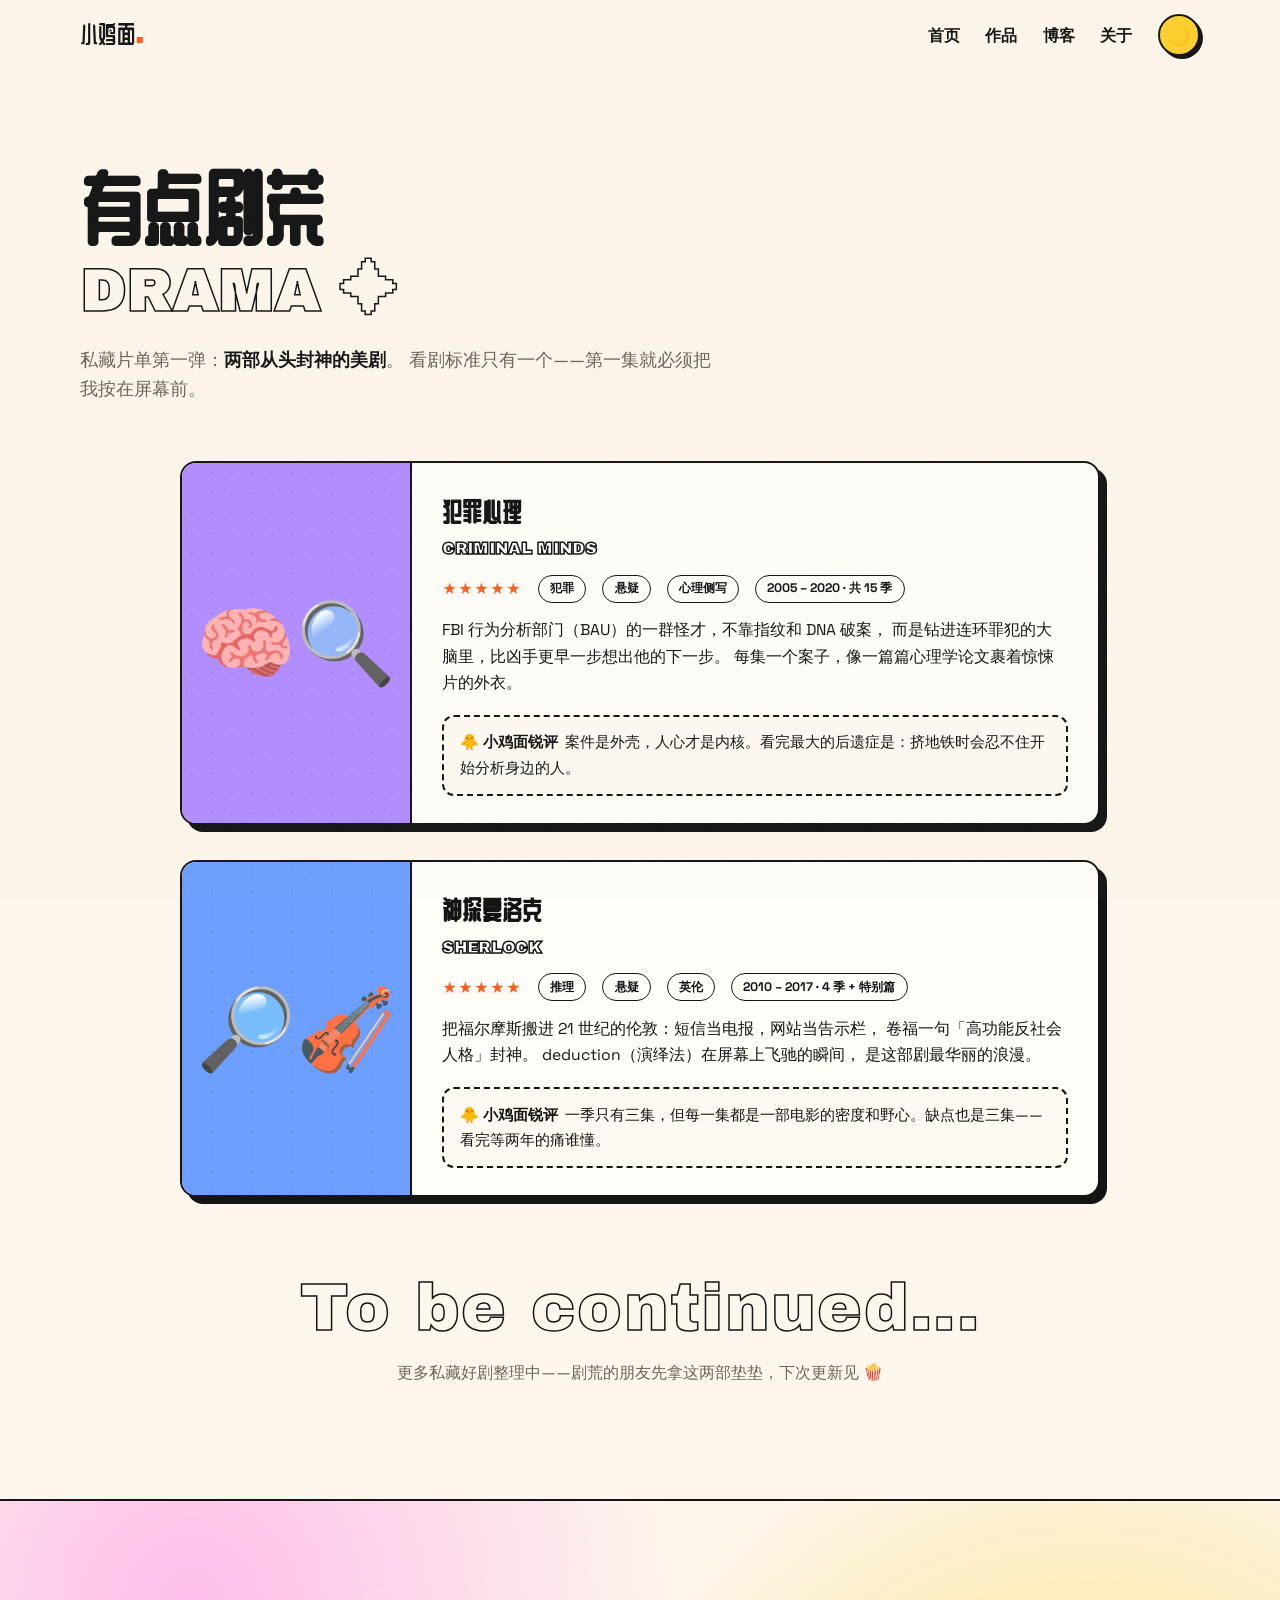
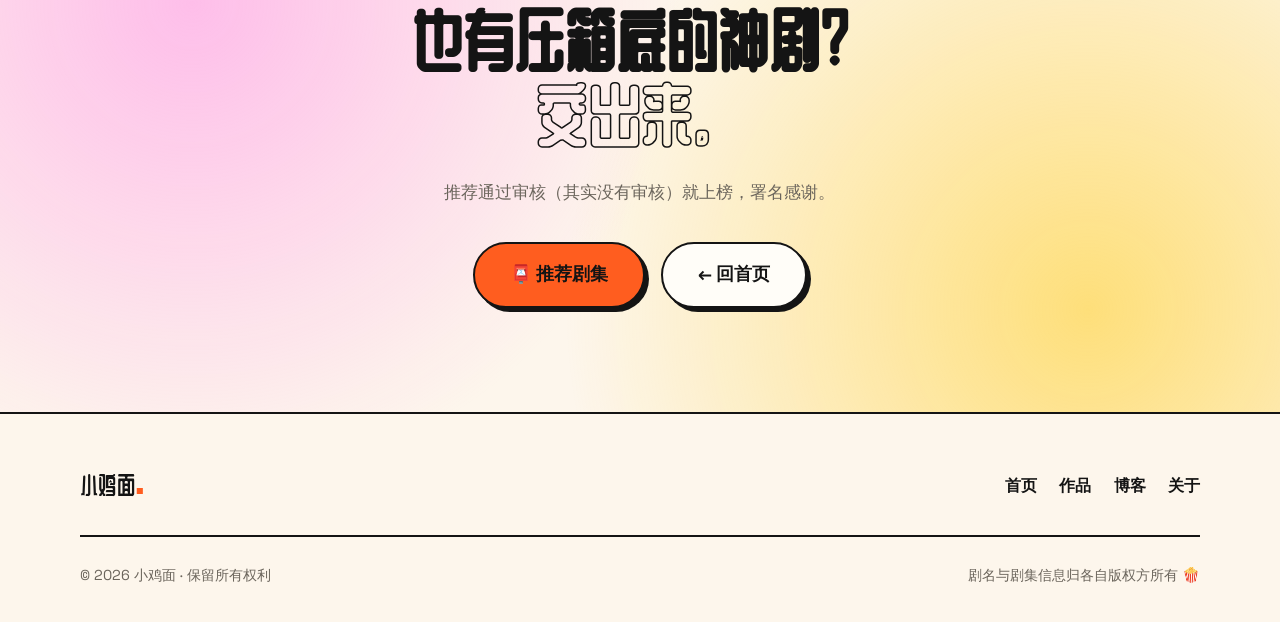
<file: dramas.html>
<!DOCTYPE html>
<html lang="zh-CN" data-theme="light">
<head>
  <meta charset="UTF-8">
  <meta name="viewport" content="width=device-width, initial-scale=1.0">
  <title>有点剧荒 · 小鸡面</title>
  <meta name="description" content="小鸡面的私藏剧单：犯罪心理与神探夏洛克，更多好剧整理中。">
  <link rel="icon" href="data:image/svg+xml,<svg xmlns='http://www.w3.org/2000/svg' viewBox='0 0 100 100'><text y='.9em' font-size='90'>🐥</text></svg>">
  <script>document.documentElement.dataset.theme = localStorage.getItem('theme') || 'light';document.documentElement.classList.add('js');</script>
  <link rel="stylesheet" href="css/style.css">
</head>
<body>
  <a class="skip-link" href="#main">跳到主要内容</a>

  <header class="site-header">
    <nav class="nav container" aria-label="主导航">
      <a class="logo" href="index.html">小鸡面<span class="logo-dot">.</span></a>
      <button class="nav-toggle" aria-label="打开菜单" aria-expanded="false" aria-controls="nav-menu">
        <span></span><span></span><span></span>
      </button>
      <div class="nav-menu" id="nav-menu">
        <a class="nav-link" href="index.html">首页</a>
        <a class="nav-link" href="works.html">作品</a>
        <a class="nav-link" href="blog.html">博客</a>
        <a class="nav-link" href="about.html">关于</a>
        <button class="theme-toggle" aria-label="切换深浅色主题">🌙</button>
      </div>
    </nav>
  </header>

  <main id="main">
    <section class="page-hero container">
      <h1 class="page-title reveal">有点剧荒 <span class="en">DRAMA ✦</span></h1>
      <p class="page-sub reveal" style="--d:.1s">
        私藏片单第一弹：<strong>两部从头封神的美剧</strong>。
        看剧标准只有一个——第一集就必须把我按在屏幕前。
      </p>
    </section>

    <section class="section" style="padding-top: 0;">
      <div class="container" style="max-width: 920px;">

        <!-- 犯罪心理 -->
        <article class="drama-card reveal">
          <div class="drama-poster c-purple"><span>🧠🔍</span></div>
          <div class="drama-body">
            <h2 class="drama-title">犯罪心理 <span class="en">CRIMINAL MINDS</span></h2>
            <div class="drama-meta">
              <span class="drama-rating">★★★★★</span>
              <span class="tag">犯罪</span>
              <span class="tag">悬疑</span>
              <span class="tag">心理侧写</span>
              <span class="tag">2005 – 2020 · 共 15 季</span>
            </div>
            <p class="drama-desc">
              FBI 行为分析部门（BAU）的一群怪才，不靠指纹和 DNA 破案，
              而是钻进连环罪犯的大脑里，比凶手更早一步想出他的下一步。
              每集一个案子，像一篇篇心理学论文裹着惊悚片的外衣。
            </p>
            <div class="drama-review"><b>🐥 小鸡面锐评</b>案件是外壳，人心才是内核。看完最大的后遗症是：挤地铁时会忍不住开始分析身边的人。</div>
          </div>
        </article>

        <!-- 神探夏洛克 -->
        <article class="drama-card reveal" style="--d:.1s">
          <div class="drama-poster c-blue"><span>🔎🎻</span></div>
          <div class="drama-body">
            <h2 class="drama-title">神探夏洛克 <span class="en">SHERLOCK</span></h2>
            <div class="drama-meta">
              <span class="drama-rating">★★★★★</span>
              <span class="tag">推理</span>
              <span class="tag">悬疑</span>
              <span class="tag">英伦</span>
              <span class="tag">2010 – 2017 · 4 季 + 特别篇</span>
            </div>
            <p class="drama-desc">
              把福尔摩斯搬进 21 世纪的伦敦：短信当电报，网站当告示栏，
              卷福一句「高功能反社会人格」封神。 deduction（演绎法）在屏幕上飞驰的瞬间，
              是这部剧最华丽的浪漫。
            </p>
            <div class="drama-review"><b>🐥 小鸡面锐评</b>一季只有三集，但每一集都是一部电影的密度和野心。缺点也是三集——看完等两年的痛谁懂。</div>
          </div>
        </article>

        <!-- to be continued -->
        <div class="tbc reveal">
          <span class="tbc-line en">To be continued...</span>
          <p class="tbc-note">更多私藏好剧整理中——剧荒的朋友先拿这两部垫垫，下次更新见 🍿</p>
        </div>
      </div>
    </section>

    <section class="contact-cta">
      <div class="container reveal">
        <h2 class="cta-title">也有压箱底的神剧？<br><span class="en">交出来。</span></h2>
        <p class="cta-sub">推荐通过审核（其实没有审核）就上榜，署名感谢。</p>
        <div class="cta-actions">
          <a class="btn btn-primary btn-lg" href="mailto:hi@yizhou.example">📮 推荐剧集</a>
          <a class="btn btn-lg" href="index.html">← 回首页</a>
        </div>
      </div>
    </section>
  </main>

  <footer class="site-footer">
    <div class="container">
      <div class="footer-grid">
        <a class="logo" href="index.html">小鸡面<span class="logo-dot">.</span></a>
        <nav class="footer-nav" aria-label="页脚导航">
          <a href="index.html">首页</a>
          <a href="works.html">作品</a>
          <a href="blog.html">博客</a>
          <a href="about.html">关于</a>
        </nav>
      </div>
      <div class="footer-bottom">
        <span>© <span class="js-year">2026</span> 小鸡面 · 保留所有权利</span>
        <span>剧名与剧集信息归各自版权方所有 🍿</span>
      </div>
    </div>
  </footer>

  <script src="js/main.js"></script>
</body>
</html>
</file>
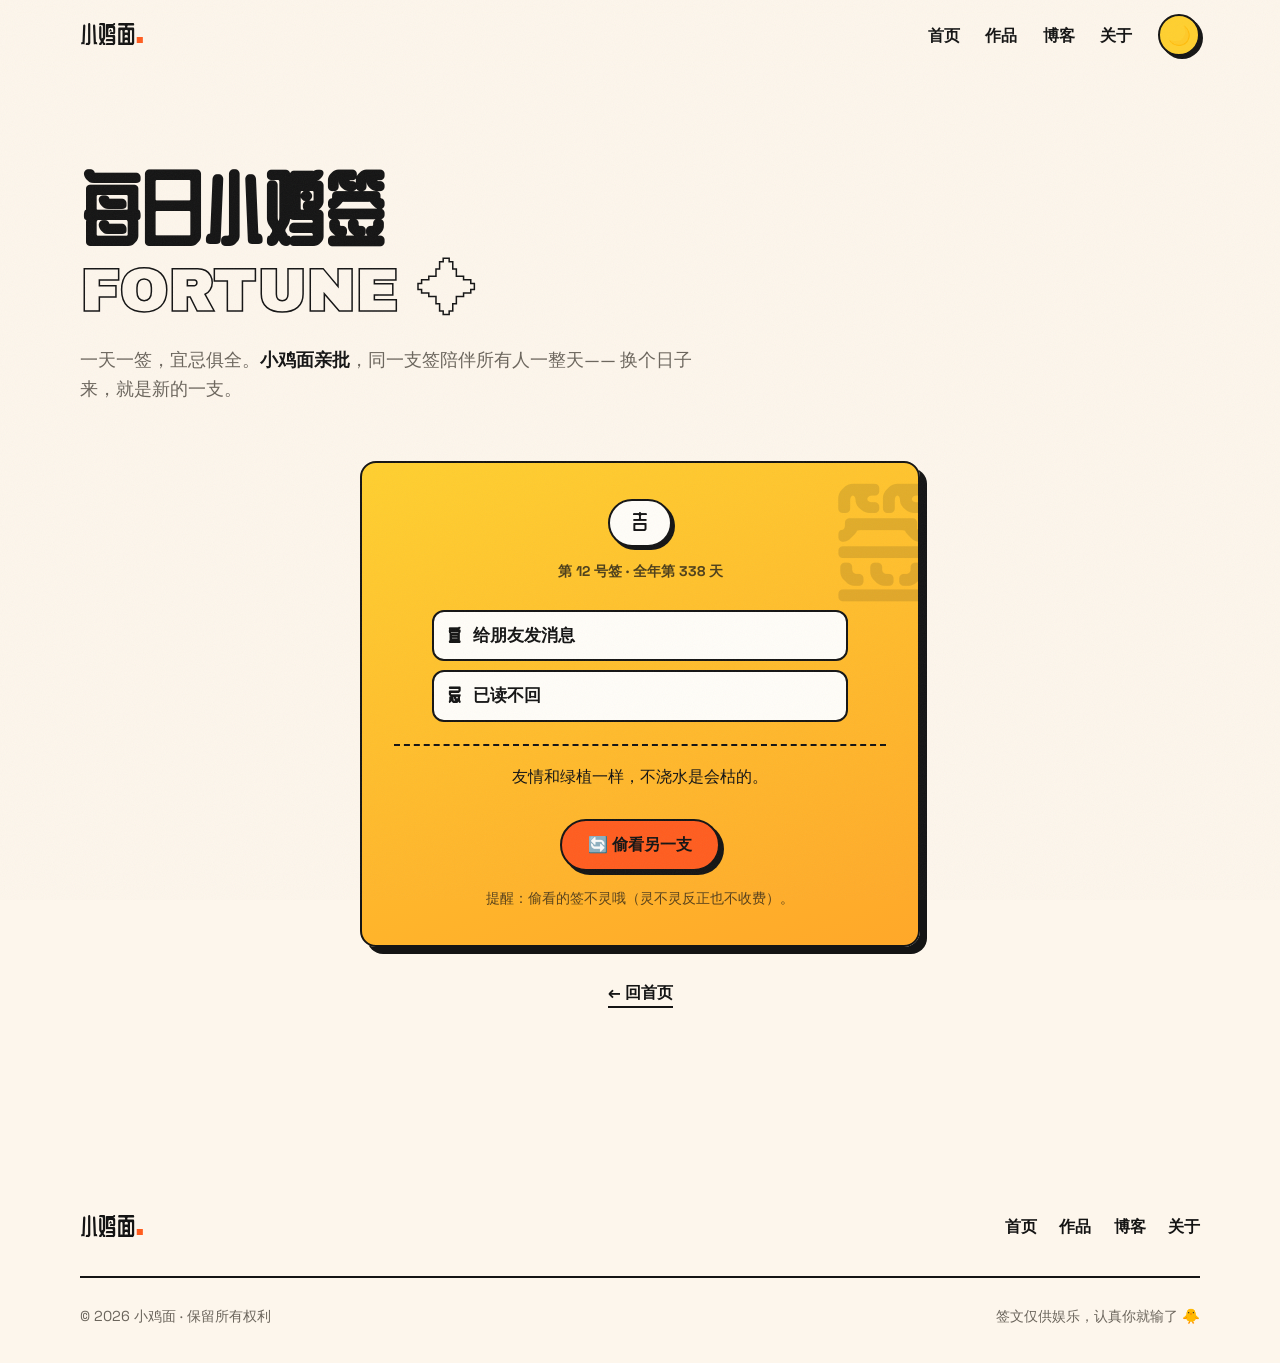
<file: fortune.html>
<!DOCTYPE html>
<html lang="zh-CN" data-theme="light">
<head>
  <meta charset="UTF-8">
  <meta name="viewport" content="width=device-width, initial-scale=1.0">
  <title>每日小鸡签 · 小鸡面</title>
  <meta name="description" content="一天一签，宜忌俱全。小鸡面亲批，同一支签陪伴所有人一整天。">
  <link rel="icon" href="data:image/svg+xml,<svg xmlns='http://www.w3.org/2000/svg' viewBox='0 0 100 100'><text y='.9em' font-size='90'>🐥</text></svg>">
  <script>document.documentElement.dataset.theme = localStorage.getItem('theme') || 'light';document.documentElement.classList.add('js');</script>
  <link rel="stylesheet" href="css/style.css">
</head>
<body>
  <a class="skip-link" href="#main">跳到主要内容</a>

  <header class="site-header">
    <nav class="nav container" aria-label="主导航">
      <a class="logo" href="index.html">小鸡面<span class="logo-dot">.</span></a>
      <button class="nav-toggle" aria-label="打开菜单" aria-expanded="false" aria-controls="nav-menu">
        <span></span><span></span><span></span>
      </button>
      <div class="nav-menu" id="nav-menu">
        <a class="nav-link" href="index.html">首页</a>
        <a class="nav-link" href="works.html">作品</a>
        <a class="nav-link" href="blog.html">博客</a>
        <a class="nav-link" href="about.html">关于</a>
        <button class="theme-toggle" aria-label="切换深浅色主题">🌙</button>
      </div>
    </nav>
  </header>

  <main id="main">
    <section class="page-hero container">
      <h1 class="page-title reveal">每日小鸡签 <span class="en">FORTUNE ✦</span></h1>
      <p class="page-sub reveal" style="--d:.1s">
        一天一签，宜忌俱全。<strong>小鸡面亲批</strong>，同一支签陪伴所有人一整天——
        换个日子来，就是新的一支。
      </p>
    </section>

    <section class="section" style="padding-top: 0;">
      <div class="container fortune-wrap">
        <div class="fortune-card reveal">
          <span class="fortune-level" id="f-level">上上签</span>
          <div class="fortune-no" id="f-no">第 1 号签 · 全年第 1 天</div>
          <div class="fortune-yiji">
            <div class="fortune-row"><span class="k">宜</span><span id="f-yi">--</span></div>
            <div class="fortune-row"><span class="k">忌</span><span id="f-ji">--</span></div>
          </div>
          <p class="fortune-note" id="f-note">--</p>
          <div class="fortune-actions">
            <button class="btn btn-primary" id="f-reroll" type="button">🔄 偷看另一支</button>
            <p class="fortune-tip">提醒：偷看的签不灵哦（灵不灵反正也不收费）。</p>
          </div>
        </div>
        <p class="reveal" style="--d:.1s; text-align:center; margin-top: 2rem;">
          <a class="back-link" href="index.html">← 回首页</a>
        </p>
      </div>
    </section>
  </main>

  <footer class="site-footer">
    <div class="container">
      <div class="footer-grid">
        <a class="logo" href="index.html">小鸡面<span class="logo-dot">.</span></a>
        <nav class="footer-nav" aria-label="页脚导航">
          <a href="index.html">首页</a>
          <a href="works.html">作品</a>
          <a href="blog.html">博客</a>
          <a href="about.html">关于</a>
        </nav>
      </div>
      <div class="footer-bottom">
        <span>© <span class="js-year">2026</span> 小鸡面 · 保留所有权利</span>
        <span>签文仅供娱乐，认真你就输了 🐥</span>
      </div>
    </div>
  </footer>

  <script>
  (function () {
    'use strict';
    var POOL = [
      { l: '上上签', yi: '出门晒太阳', ji: '假装努力', note: '阳光免费的，努力装不出来。小鸡面看了都想跟你一起躺。' },
      { l: '上上签', yi: '约朋友打球', ji: '抢跑', note: '红灯还没灭呢。今天的手速留给正经发车。' },
      { l: '上签',   yi: '来杯冰美式', ji: '熬夜', note: '小鸡面靠咖啡续命，靠睡眠保命，你至少选一样。' },
      { l: '中签',   yi: '整理房间', ji: '网购剁手', note: '再买下去，快递箱会比车神的奖杯还多。' },
      { l: '上上签', yi: '开一把卡丁车', ji: '贴墙过弯', note: '撞墙艺术家已退役，请勿返聘。' },
      { l: '上签',   yi: '听完整张专辑', ji: '单曲循环到腻', note: '神仙歌品第 553 首等你贡献，快去听点新的。' },
      { l: '中签',   yi: '早睡十分钟', ji: '睡前刷手机', note: '屏幕蓝光不是月光，睡不着别怪鸡。' },
      { l: '上上签', yi: '写点东西', ji: '纠结完美', note: '发出来的烂点子，胜过藏起来的好点子。' },
      { l: '吉',     yi: '大口喝水', ji: '久坐不动', note: '起来学小鸡面扭一扭，转角遇到腰。' },
      { l: '上签',   yi: '承认错误', ji: '嘴硬', note: '认错的小鸡，毛都顺得特别快。' },
      { l: '上上签', yi: '尝试新餐馆', ji: '老点同一道菜', note: '味蕾也需要一点新鲜感，咖啡走起顺路带上它。' },
      { l: '吉',     yi: '给朋友发消息', ji: '已读不回', note: '友情和绿植一样，不浇水是会枯的。' },
      { l: '中签',   yi: '制定小计划', ji: '立大 flag', note: 'flag 立得太高，小鸡面蹦起来也够不着。' },
      { l: '上签',   yi: '散个长步', ji: '边走边看手机', note: '路上真的有好看的小鸡——比如抬头看到这行字的你。' },
      { l: '吉',     yi: '学一个新技能', ji: '三分钟热度', note: '点燃热情容易，保温很难，今天多保温一分钟。' },
      { l: '上上签', yi: '夸夸自己', ji: '自我贬低', note: '你今天也很棒，这是车神认证过的，不接受反驳。' },
      { l: '中签',   yi: '收拾桌面', ji: '找借口', note: '桌面乱的人不一定乱，但找东西一定慢。' },
      { l: '上签',   yi: '看一集好剧', ji: '熬夜连播', note: '剧荒请移步「有点剧荒」，别硬扛。' },
      { l: '吉',     yi: '微笑', ji: '摆臭脸', note: '笑一笑，小鸡面给你跳个舞（脑补即可）。' },
      { l: '上上签', yi: '好好吃饭', ji: '糊弄一口', note: '胃是自己的，别拿它跑卡丁车。' }
    ];

    function todayKey() {
      var d = new Date();
      return d.getFullYear() + '-' + (d.getMonth() + 1) + '-' + d.getDate();
    }
    function dayOfYear(d) {
      var start = new Date(d.getFullYear(), 0, 0);
      return Math.floor((d - start) / 86400000);
    }
    function render(fortune, no, total) {
      document.getElementById('f-level').textContent = fortune.l;
      document.getElementById('f-no').textContent = '第 ' + no + ' 号签 · 全年第 ' + dayOfYear(new Date()) + ' 天';
      document.getElementById('f-yi').textContent = fortune.yi;
      document.getElementById('f-ji').textContent = fortune.ji;
      document.getElementById('f-note').textContent = fortune.note;
      document.getElementById('f-no').dataset.total = total;
    }
    function hash(str) {
      var h = 0;
      for (var i = 0; i < str.length; i++) h = (h * 31 + str.charCodeAt(i)) >>> 0;
      return h;
    }

    // 当天的固定签：日期字符串哈希 → 同一天所有人同一支
    var key = todayKey();
    var idx = hash(key) % POOL.length;
    render(POOL[idx], idx + 1, POOL.length);

    // 偷看模式：随机换一支（不固定）
    document.getElementById('f-reroll').addEventListener('click', function () {
      var next = Math.floor(Math.random() * POOL.length);
      if (next === idx) next = (next + 1) % POOL.length;
      render(POOL[next], next + 1, POOL.length);
      idx = next;
    });
  })();
  </script>
  <script src="js/main.js"></script>
</body>
</html>
</file>
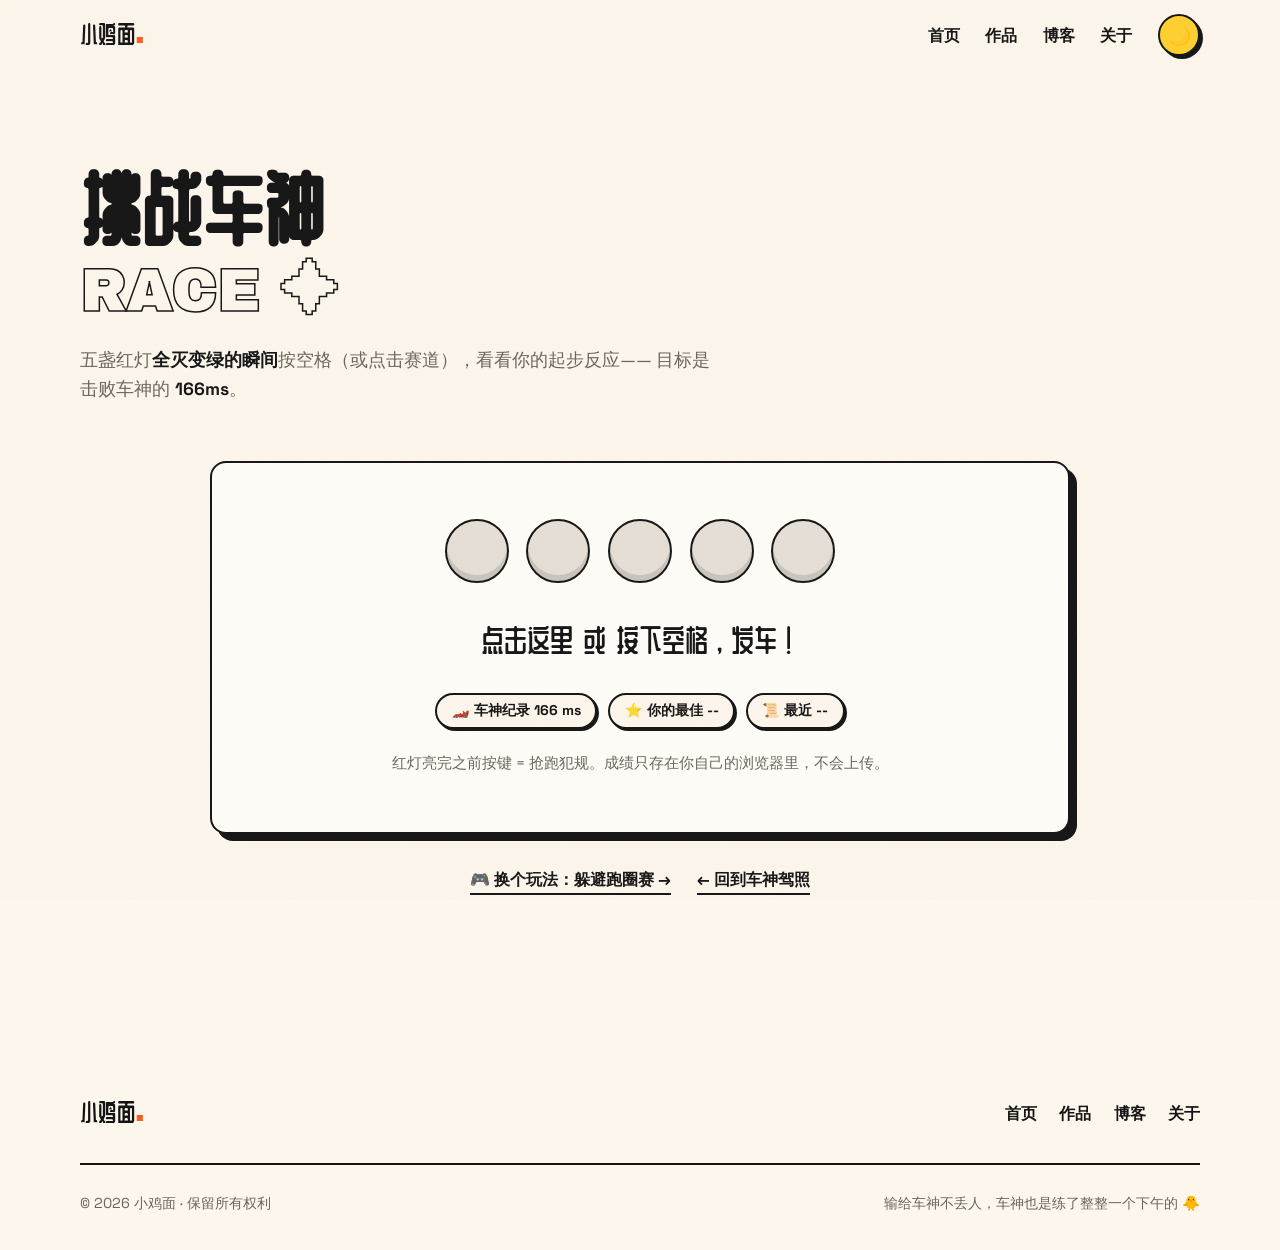
<file: kart-game.html>
<!DOCTYPE html>
<html lang="zh-CN" data-theme="light">
<head>
  <meta charset="UTF-8">
  <meta name="viewport" content="width=device-width, initial-scale=1.0">
  <title>挑战车神 · 小鸡面</title>
  <meta name="description" content="五盏红灯全灭的瞬间按下空格，测测你的起步反应，挑战车神纪录。">
  <link rel="icon" href="data:image/svg+xml,<svg xmlns='http://www.w3.org/2000/svg' viewBox='0 0 100 100'><text y='.9em' font-size='90'>🐥</text></svg>">
  <script>document.documentElement.dataset.theme = localStorage.getItem('theme') || 'light';document.documentElement.classList.add('js');</script>
  <link rel="stylesheet" href="css/style.css">
</head>
<body>
  <a class="skip-link" href="#main">跳到主要内容</a>

  <header class="site-header">
    <nav class="nav container" aria-label="主导航">
      <a class="logo" href="index.html">小鸡面<span class="logo-dot">.</span></a>
      <button class="nav-toggle" aria-label="打开菜单" aria-expanded="false" aria-controls="nav-menu">
        <span></span><span></span><span></span>
      </button>
      <div class="nav-menu" id="nav-menu">
        <a class="nav-link" href="index.html">首页</a>
        <a class="nav-link" href="works.html">作品</a>
        <a class="nav-link" href="blog.html">博客</a>
        <a class="nav-link" href="about.html">关于</a>
        <button class="theme-toggle" aria-label="切换深浅色主题">🌙</button>
      </div>
    </nav>
  </header>

  <main id="main">
    <section class="page-hero container">
      <h1 class="page-title reveal">挑战车神 <span class="en">RACE ✦</span></h1>
      <p class="page-sub reveal" style="--d:.1s">
        五盏红灯<strong>全灭变绿的瞬间</strong>按空格（或点击赛道），看看你的起步反应——
        目标是击败车神的 <strong>166ms</strong>。
      </p>
    </section>

    <section class="section" style="padding-top: 0;">
      <div class="container" style="max-width: 860px;">
        <div class="race-stage reveal" id="race-stage">
          <div class="start-lights" aria-hidden="true">
            <div class="lamp"></div><div class="lamp"></div><div class="lamp"></div><div class="lamp"></div><div class="lamp"></div>
          </div>
          <div class="race-msg" id="race-msg">点击这里 或 按下空格，发车！</div>
          <div class="reaction-ms" id="reaction-ms" hidden>0<small> ms</small></div>
          <div class="race-stats" id="race-stats">
            <span class="stat-pill">🏎️ 车神纪录 166 ms</span>
            <span class="stat-pill" id="stat-best">⭐ 你的最佳 --</span>
            <span class="stat-pill" id="stat-recent">📜 最近 --</span>
          </div>
          <p class="race-hint">红灯亮完之前按键 = 抢跑犯规。成绩只存在你自己的浏览器里，不会上传。</p>
        </div>

        <p class="reveal" style="--d:.1s; text-align:center; margin-top: 2rem;">
          <a class="back-link" href="dodge.html">🎮 换个玩法：躲避跑圈赛 →</a>
          <a class="back-link" style="margin-left: 1.4rem;" href="kart.html">← 回到车神驾照</a>
        </p>
      </div>
    </section>
  </main>

  <footer class="site-footer">
    <div class="container">
      <div class="footer-grid">
        <a class="logo" href="index.html">小鸡面<span class="logo-dot">.</span></a>
        <nav class="footer-nav" aria-label="页脚导航">
          <a href="index.html">首页</a>
          <a href="works.html">作品</a>
          <a href="blog.html">博客</a>
          <a href="about.html">关于</a>
        </nav>
      </div>
      <div class="footer-bottom">
        <span>© <span class="js-year">2026</span> 小鸡面 · 保留所有权利</span>
        <span>输给车神不丢人，车神也是练了整整一个下午的 🐥</span>
      </div>
    </div>
  </footer>

  <script>
  (function () {
    'use strict';
    var GOD_TIME = 166;
    var stage = document.getElementById('race-stage');
    var msgEl = document.getElementById('race-msg');
    var msEl = document.getElementById('reaction-ms');
    var bestEl = document.getElementById('stat-best');
    var recentEl = document.getElementById('stat-recent');
    var lamps = Array.prototype.slice.call(document.querySelectorAll('.lamp'));
    var state = 'idle';
    var t0 = 0;
    var timers = [];

    function store(key, val) {
      try { localStorage.setItem(key, val); } catch (e) { /* 忽略 */ }
    }
    function load(key) {
      try { return localStorage.getItem(key); } catch (e) { return null; }
    }
    function clearTimers() {
      timers.forEach(clearTimeout);
      timers = [];
    }
    function resetLamps() {
      lamps.forEach(function (l) { l.classList.remove('on', 'go'); });
    }
    function setMsg(text) { msgEl.textContent = text; }
    function refreshStats() {
      var best = load('xjjm-kart-best');
      bestEl.textContent = '⭐ 你的最佳 ' + (best ? best + ' ms' : '--');
      var history;
      try { history = JSON.parse(load('xjjm-kart-history') || '[]'); } catch (e) { history = []; }
      recentEl.textContent = '📜 最近 ' + (history.length ? history.join(' / ') + ' ms' : '--');
    }

    function grade(ms) {
      if (ms < GOD_TIME) return '超过车神纪录？！好吧，算你运气好——再来一次证明实力 🐥';
      if (ms < 220) return '专业车手水准，离车神只差一个弯道 🏆';
      if (ms < 280) return '不错的起步，不过小鸡面已经吃完一碗面了 🍜';
      if (ms < 380) return '有点慢哦，小鸡面已经绕场一圈了';
      return '你是在等外卖吗？小鸡面已经到达终点 🐥';
    }

    function startRace() {
      clearTimers();
      resetLamps();
      msEl.hidden = true;
      state = 'arming';
      setMsg('盯紧了——全灭变绿的瞬间出手……');
      var delay = 300;
      lamps.forEach(function (lamp) {
        delay += 300 + Math.random() * 280;
        timers.push(setTimeout(function () { lamp.classList.add('on'); }, delay));
      });
      timers.push(setTimeout(function () {
        lamps.forEach(function (l) { l.classList.remove('on'); l.classList.add('go'); });
        t0 = performance.now();
        state = 'go';
        setMsg('就是现在！！');
      }, delay + 500 + Math.random() * 1700));
    }

    function foul() {
      clearTimers();
      resetLamps();
      state = 'idle';
      setMsg('抢跑犯规！红灯还没灭呢——小鸡面已经到终点了 🐥。准备好了再发车。');
    }

    function finish(ms) {
      state = 'result';
      msEl.hidden = false;
      msEl.innerHTML = ms + '<small> ms</small>';
      setMsg(grade(ms));
      var best = parseInt(load('xjjm-kart-best') || '99999', 10);
      if (ms < best) {
        store('xjjm-kart-best', String(ms));
        if (best !== 99999) setMsg('🏅 新的个人纪录！' + grade(ms));
      }
      var history;
      try { history = JSON.parse(load('xjjm-kart-history') || '[]'); } catch (e) { history = []; }
      history.unshift(ms);
      history = history.slice(0, 5);
      store('xjjm-kart-history', JSON.stringify(history));
      refreshStats();
    }

    function hit() {
      if (state === 'idle' || state === 'result') startRace();
      else if (state === 'arming') foul();
      else if (state === 'go') finish(Math.round(performance.now() - t0));
    }

    stage.addEventListener('click', hit);
    document.addEventListener('keydown', function (e) {
      if (e.code === 'Space' && !e.repeat) {
        e.preventDefault();
        hit();
      }
    });
    refreshStats();
  })();
  </script>
  <script src="js/main.js"></script>
</body>
</html>
</file>
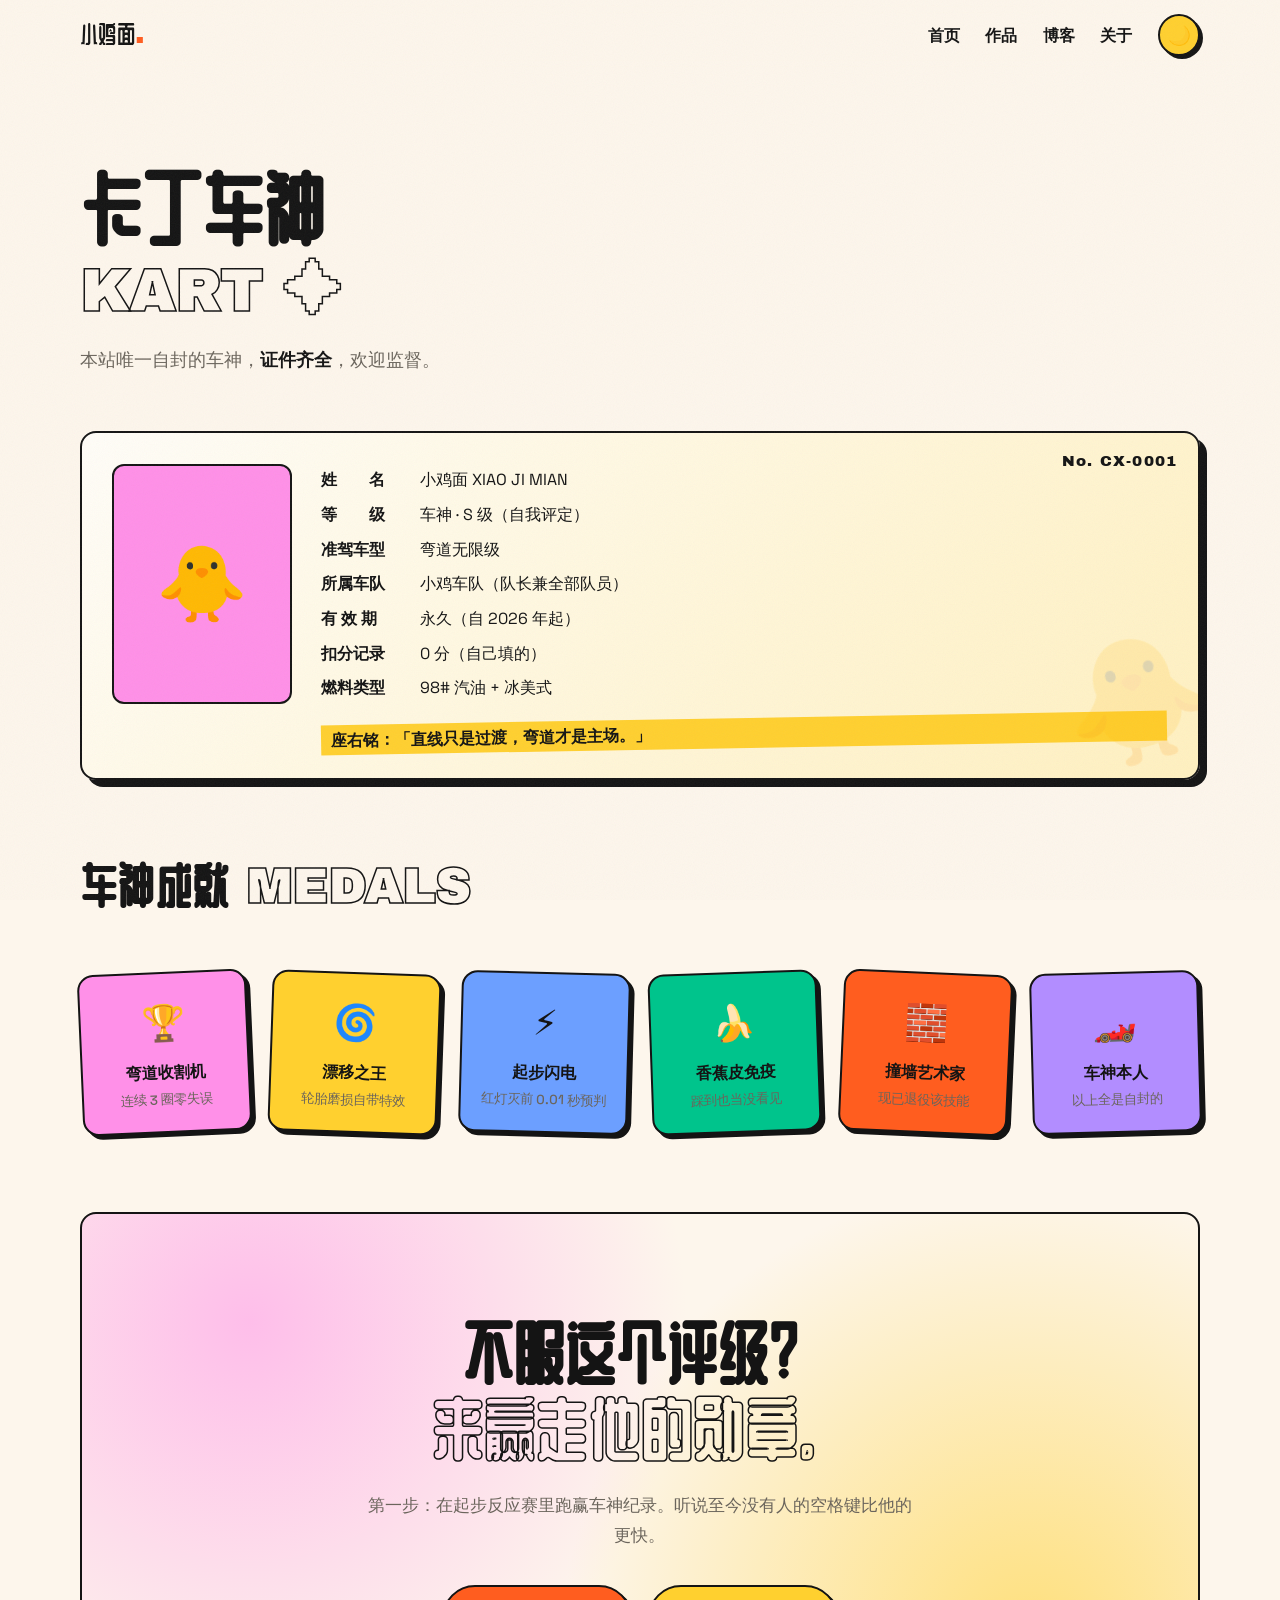
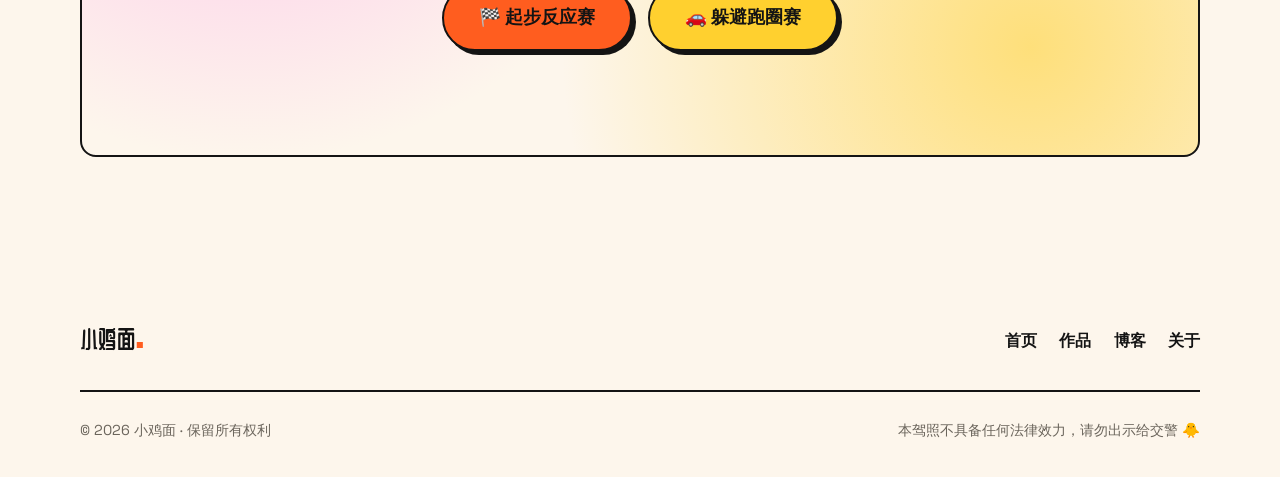
<file: kart.html>
<!DOCTYPE html>
<html lang="zh-CN" data-theme="light">
<head>
  <meta charset="UTF-8">
  <meta name="viewport" content="width=device-width, initial-scale=1.0">
  <title>卡丁车神 · 小鸡面</title>
  <meta name="description" content="小鸡面的卡丁车驾照与车神成就，不服来挑战。">
  <link rel="icon" href="data:image/svg+xml,<svg xmlns='http://www.w3.org/2000/svg' viewBox='0 0 100 100'><text y='.9em' font-size='90'>🐥</text></svg>">
  <script>document.documentElement.dataset.theme = localStorage.getItem('theme') || 'light';document.documentElement.classList.add('js');</script>
  <link rel="stylesheet" href="css/style.css">
</head>
<body>
  <a class="skip-link" href="#main">跳到主要内容</a>

  <header class="site-header">
    <nav class="nav container" aria-label="主导航">
      <a class="logo" href="index.html">小鸡面<span class="logo-dot">.</span></a>
      <button class="nav-toggle" aria-label="打开菜单" aria-expanded="false" aria-controls="nav-menu">
        <span></span><span></span><span></span>
      </button>
      <div class="nav-menu" id="nav-menu">
        <a class="nav-link" href="index.html">首页</a>
        <a class="nav-link" href="works.html">作品</a>
        <a class="nav-link" href="blog.html">博客</a>
        <a class="nav-link" href="about.html">关于</a>
        <button class="theme-toggle" aria-label="切换深浅色主题">🌙</button>
      </div>
    </nav>
  </header>

  <main id="main">
    <section class="page-hero container">
      <h1 class="page-title reveal">卡丁车神 <span class="en">KART ✦</span></h1>
      <p class="page-sub reveal" style="--d:.1s">
        本站唯一自封的车神，<strong>证件齐全</strong>，欢迎监督。
      </p>
    </section>

    <section class="section" style="padding-top: 0;">
      <div class="container">
        <!-- 车神驾照 -->
        <div class="license-card reveal">
          <span class="license-no">No. CX-0001</span>
          <div class="license-photo">🐥</div>
          <div class="license-fields">
            <div class="license-field"><b>姓　　名</b><span>小鸡面 XIAO JI MIAN</span></div>
            <div class="license-field"><b>等　　级</b><span>车神 · S 级（自我评定）</span></div>
            <div class="license-field"><b>准驾车型</b><span>弯道无限级</span></div>
            <div class="license-field"><b>所属车队</b><span>小鸡车队（队长兼全部队员）</span></div>
            <div class="license-field"><b>有 效 期</b><span>永久（自 2026 年起）</span></div>
            <div class="license-field"><b>扣分记录</b><span>0 分（自己填的）</span></div>
            <div class="license-field"><b>燃料类型</b><span>98# 汽油 + 冰美式</span></div>
            <span class="license-motto">座右铭：「直线只是过渡，弯道才是主场。」</span>
          </div>
        </div>

        <!-- 勋章墙 -->
        <div class="section-head reveal" style="margin-top: clamp(3rem, 7vw, 5rem);">
          <h2 class="section-title">车神成就 <span class="en">MEDALS</span></h2>
        </div>
        <div class="badge-wall reveal" style="--d:.08s">
          <div class="badge"><span class="badge-emoji">🏆</span>弯道收割机<small>连续 3 圈零失误</small></div>
          <div class="badge"><span class="badge-emoji">🌀</span>漂移之王<small>轮胎磨损自带特效</small></div>
          <div class="badge"><span class="badge-emoji">⚡</span>起步闪电<small>红灯灭前 0.01 秒预判</small></div>
          <div class="badge"><span class="badge-emoji">🍌</span>香蕉皮免疫<small>踩到也当没看见</small></div>
          <div class="badge"><span class="badge-emoji">🧱</span>撞墙艺术家<small>现已退役该技能</small></div>
          <div class="badge"><span class="badge-emoji">🏎️</span>车神本人<small>以上全是自封的</small></div>
        </div>

        <!-- 挑战入口 -->
        <section class="contact-cta reveal" style="margin-top: clamp(3rem, 7vw, 5rem); border: var(--border); border-radius: var(--radius);">
          <div class="container">
            <h2 class="cta-title">不服这个评级？<br><span class="en">来赢走他的勋章。</span></h2>
            <p class="cta-sub">第一步：在起步反应赛里跑赢车神纪录。听说至今没有人的空格键比他的更快。</p>
            <div class="cta-actions">
              <a class="btn btn-primary btn-lg" href="kart-game.html">🏁 起步反应赛</a>
              <a class="btn btn-yellow btn-lg" href="dodge.html">🚗 躲避跑圈赛</a>
            </div>
          </div>
        </section>
      </div>
    </section>
  </main>

  <footer class="site-footer">
    <div class="container">
      <div class="footer-grid">
        <a class="logo" href="index.html">小鸡面<span class="logo-dot">.</span></a>
        <nav class="footer-nav" aria-label="页脚导航">
          <a href="index.html">首页</a>
          <a href="works.html">作品</a>
          <a href="blog.html">博客</a>
          <a href="about.html">关于</a>
        </nav>
      </div>
      <div class="footer-bottom">
        <span>© <span class="js-year">2026</span> 小鸡面 · 保留所有权利</span>
        <span>本驾照不具备任何法律效力，请勿出示给交警 🐥</span>
      </div>
    </div>
  </footer>

  <script src="js/main.js"></script>
</body>
</html>
</file>
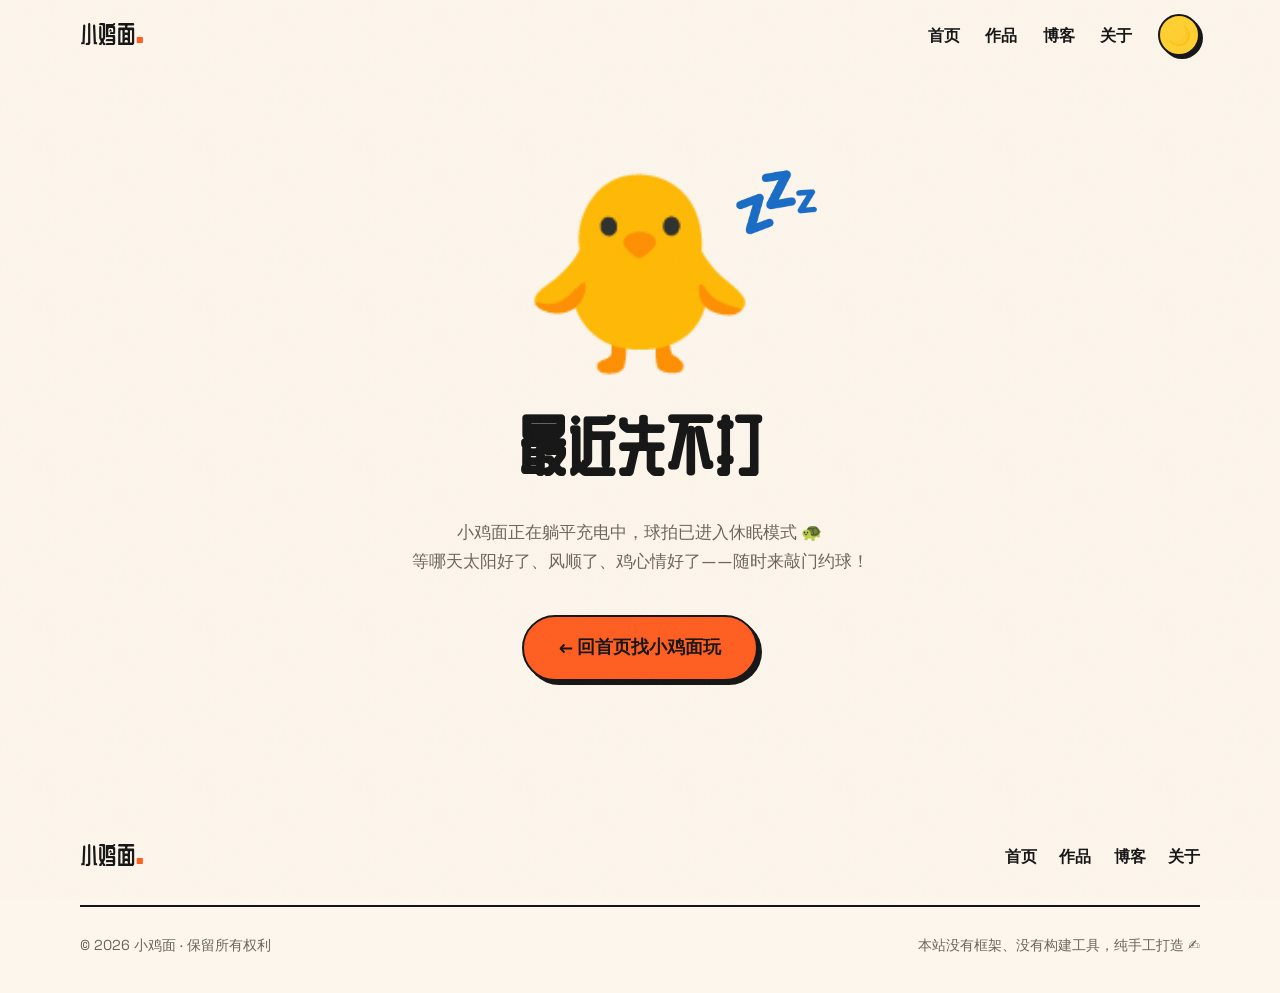
<file: play.html>
<!DOCTYPE html>
<html lang="zh-CN" data-theme="light">
<head>
  <meta charset="UTF-8">
  <meta name="viewport" content="width=device-width, initial-scale=1.0">
  <title>最近先不打 · 小鸡面</title>
  <meta name="description" content="最近先不打，小鸡面正在躺平充电中。">
  <link rel="icon" href="data:image/svg+xml,<svg xmlns='http://www.w3.org/2000/svg' viewBox='0 0 100 100'><text y='.9em' font-size='90'>🐥</text></svg>">
  <script>document.documentElement.dataset.theme = localStorage.getItem('theme') || 'light';document.documentElement.classList.add('js');</script>
  <link rel="stylesheet" href="css/style.css">
</head>
<body>
  <a class="skip-link" href="#main">跳到主要内容</a>

  <header class="site-header">
    <nav class="nav container" aria-label="主导航">
      <a class="logo" href="index.html">小鸡面<span class="logo-dot">.</span></a>
      <button class="nav-toggle" aria-label="打开菜单" aria-expanded="false" aria-controls="nav-menu">
        <span></span><span></span><span></span>
      </button>
      <div class="nav-menu" id="nav-menu">
        <a class="nav-link" href="index.html">首页</a>
        <a class="nav-link" href="works.html">作品</a>
        <a class="nav-link" href="blog.html">博客</a>
        <a class="nav-link" href="about.html">关于</a>
        <button class="theme-toggle" aria-label="切换深浅色主题">🌙</button>
      </div>
    </nav>
  </header>

  <main id="main">
    <section class="play-zone container reveal">
      <div class="meme-chicken" aria-hidden="true">🐥<span class="meme-zzz">💤</span></div>
      <h1 class="meme-title">最近先不打</h1>
      <p class="meme-sub">小鸡面正在躺平充电中，球拍已进入休眠模式 🐢<br>等哪天太阳好了、风顺了、鸡心情好了——随时来敲门约球！</p>
      <a class="btn btn-primary btn-lg" href="index.html">← 回首页找小鸡面玩</a>
    </section>
  </main>

  <footer class="site-footer">
    <div class="container">
      <div class="footer-grid">
        <a class="logo" href="index.html">小鸡面<span class="logo-dot">.</span></a>
        <nav class="footer-nav" aria-label="页脚导航">
          <a href="index.html">首页</a>
          <a href="works.html">作品</a>
          <a href="blog.html">博客</a>
          <a href="about.html">关于</a>
        </nav>
      </div>
      <div class="footer-bottom">
        <span>© <span class="js-year">2026</span> 小鸡面 · 保留所有权利</span>
        <span>本站没有框架、没有构建工具，纯手工打造 ✍️</span>
      </div>
    </div>
  </footer>

  <script src="js/main.js"></script>
</body>
</html>
</file>
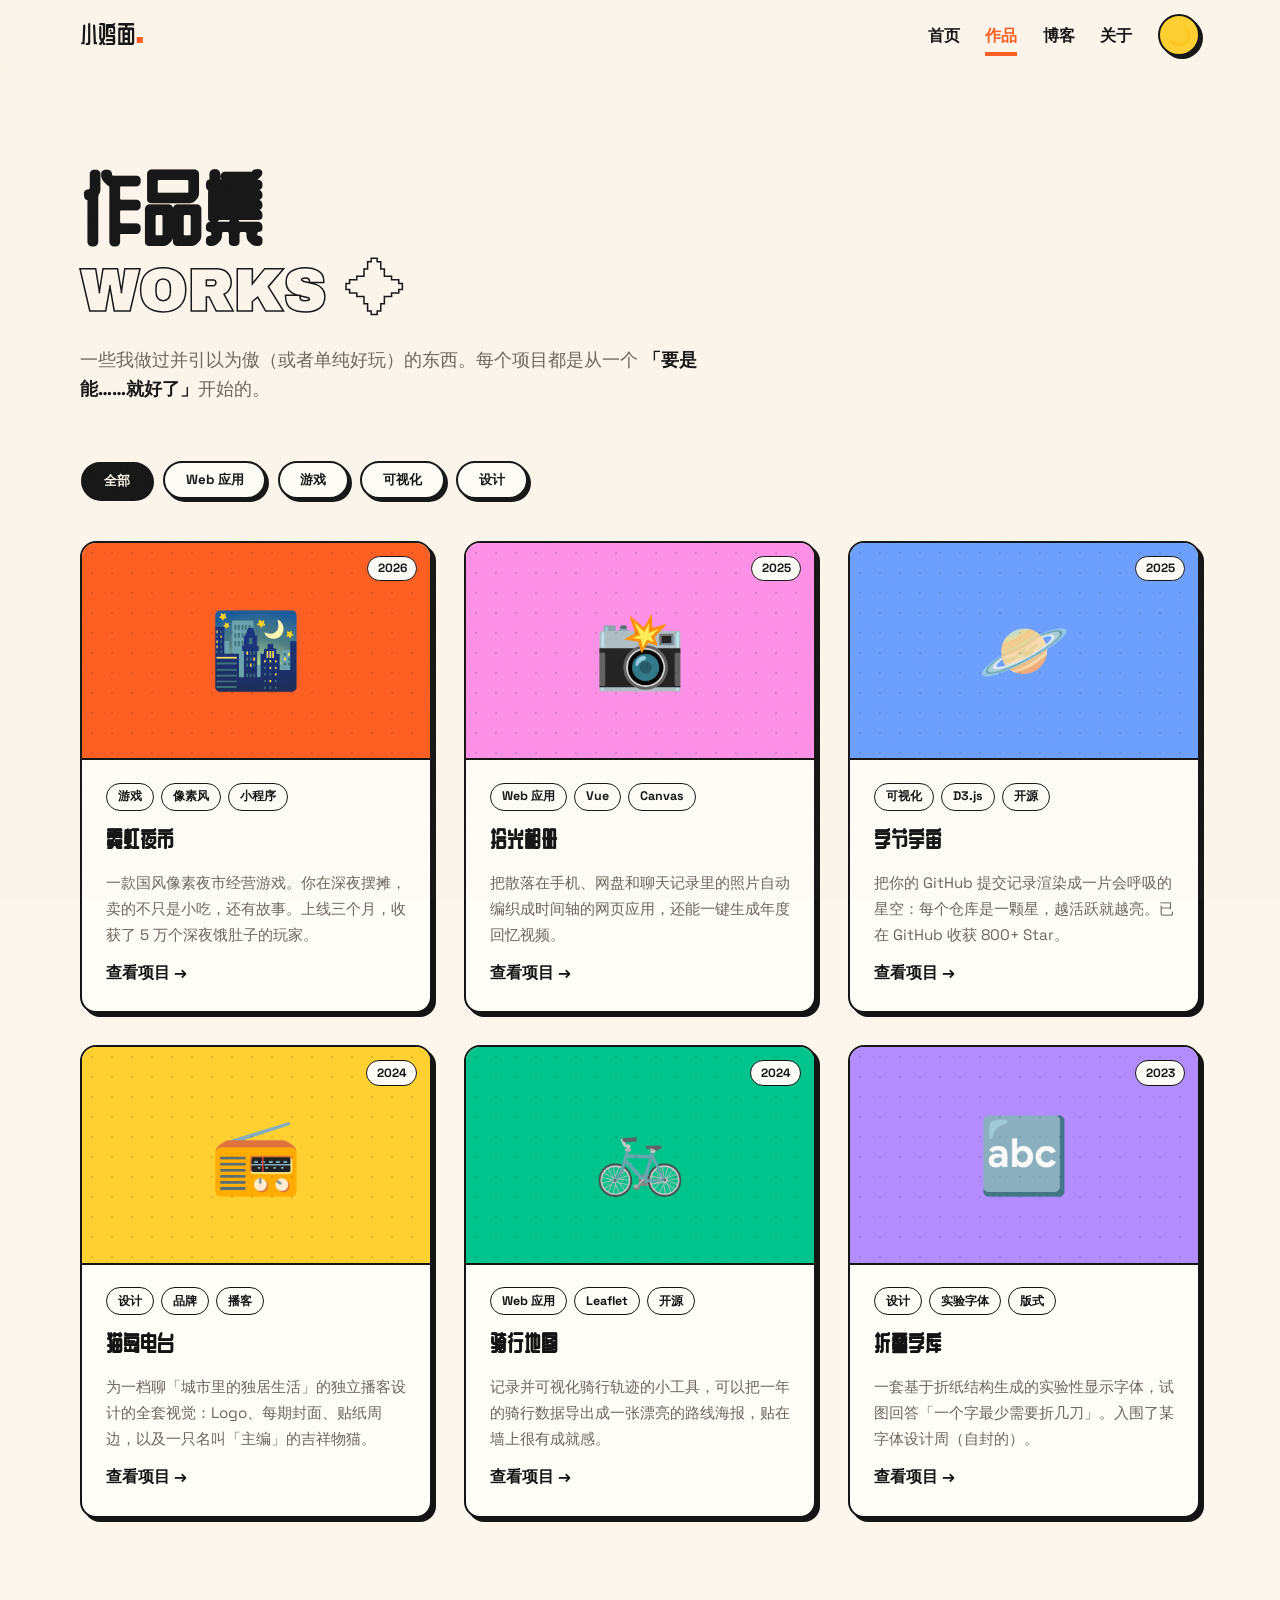
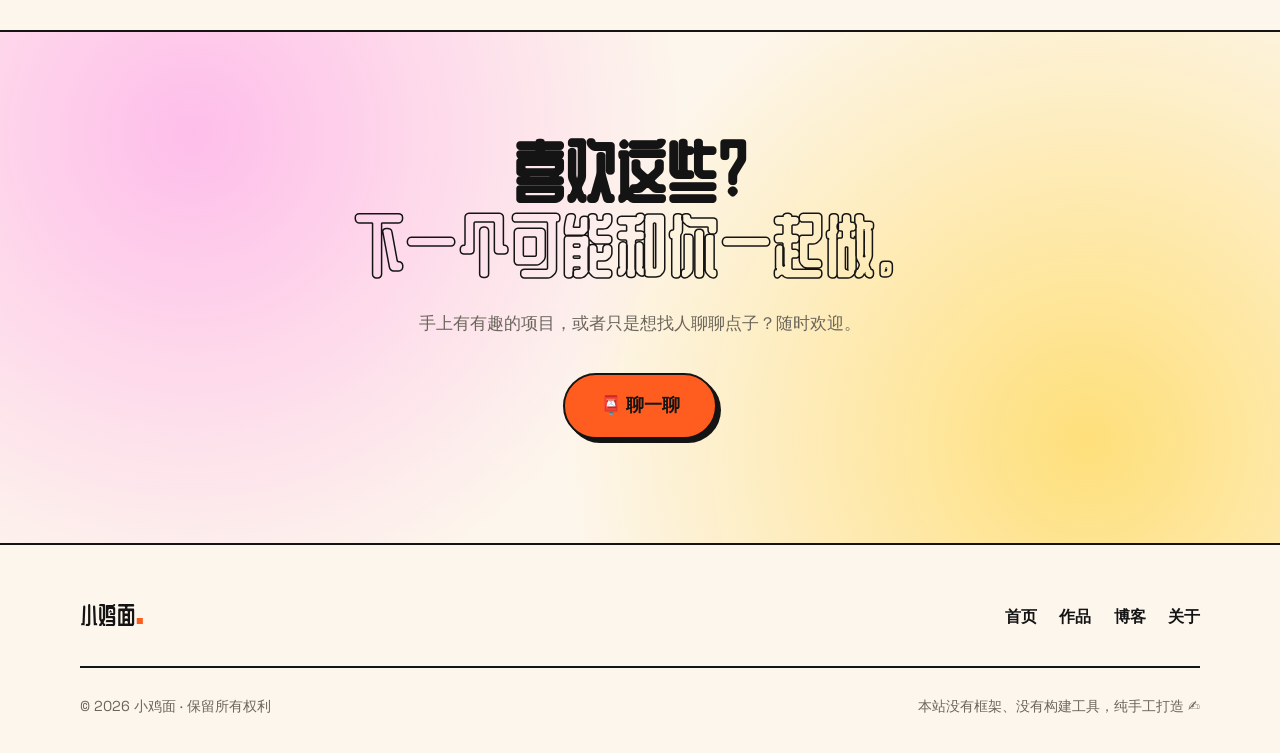
<file: works.html>
<!DOCTYPE html>
<html lang="zh-CN" data-theme="light">
<head>
  <meta charset="UTF-8">
  <meta name="viewport" content="width=device-width, initial-scale=1.0">
  <title>作品集 · 小鸡面</title>
  <meta name="description" content="小鸡面的作品集：游戏、Web 应用、数据可视化与设计实验。">
  <link rel="icon" href="data:image/svg+xml,<svg xmlns='http://www.w3.org/2000/svg' viewBox='0 0 100 100'><text y='.9em' font-size='90'>🐥</text></svg>">
  <script>document.documentElement.dataset.theme = localStorage.getItem('theme') || 'light';document.documentElement.classList.add('js');</script>
  <link rel="stylesheet" href="css/style.css">
</head>
<body>
  <a class="skip-link" href="#main">跳到主要内容</a>

  <header class="site-header">
    <nav class="nav container" aria-label="主导航">
      <a class="logo" href="index.html">小鸡面<span class="logo-dot">.</span></a>
      <button class="nav-toggle" aria-label="打开菜单" aria-expanded="false" aria-controls="nav-menu">
        <span></span><span></span><span></span>
      </button>
      <div class="nav-menu" id="nav-menu">
        <a class="nav-link" href="index.html">首页</a>
        <a class="nav-link is-active" href="works.html" aria-current="page">作品</a>
        <a class="nav-link" href="blog.html">博客</a>
        <a class="nav-link" href="about.html">关于</a>
        <button class="theme-toggle" aria-label="切换深浅色主题">🌙</button>
      </div>
    </nav>
  </header>

  <main id="main">
    <section class="page-hero container">
      <h1 class="page-title reveal">作品集 <span class="en">WORKS ✦</span></h1>
      <p class="page-sub reveal" style="--d:.1s">
        一些我做过并引以为傲（或者单纯好玩）的东西。每个项目都是从一个
        <strong>「要是能……就好了」</strong>开始的。
      </p>
    </section>

    <section class="section" style="padding-top: 0;">
      <div class="container">
        <div class="filter-bar reveal" role="group" aria-label="按分类筛选作品">
          <button class="filter-btn is-active" data-filter="all">全部</button>
          <button class="filter-btn" data-filter="web">Web 应用</button>
          <button class="filter-btn" data-filter="game">游戏</button>
          <button class="filter-btn" data-filter="viz">可视化</button>
          <button class="filter-btn" data-filter="design">设计</button>
        </div>

        <div class="work-grid">
          <article class="work-card reveal" data-category="game">
            <div class="work-cover c-orange">
              <span class="work-cover-emoji">🌃</span>
              <span class="work-year">2026</span>
            </div>
            <div class="work-body">
              <div class="work-meta"><span class="tag">游戏</span><span class="tag">像素风</span><span class="tag">小程序</span></div>
              <h3 class="work-title">霓虹夜市</h3>
              <p class="work-desc">一款国风像素夜市经营游戏。你在深夜摆摊，卖的不只是小吃，还有故事。上线三个月，收获了 5 万个深夜饿肚子的玩家。</p>
              <a class="work-link" href="https://github.com/yourname" target="_blank" rel="noopener">查看项目 →</a>
            </div>
          </article>

          <article class="work-card reveal" style="--d:.06s" data-category="web">
            <div class="work-cover c-pink">
              <span class="work-cover-emoji">📸</span>
              <span class="work-year">2025</span>
            </div>
            <div class="work-body">
              <div class="work-meta"><span class="tag">Web 应用</span><span class="tag">Vue</span><span class="tag">Canvas</span></div>
              <h3 class="work-title">拾光相册</h3>
              <p class="work-desc">把散落在手机、网盘和聊天记录里的照片自动编织成时间轴的网页应用，还能一键生成年度回忆视频。</p>
              <a class="work-link" href="https://github.com/yourname" target="_blank" rel="noopener">查看项目 →</a>
            </div>
          </article>

          <article class="work-card reveal" style="--d:.12s" data-category="viz">
            <div class="work-cover c-blue">
              <span class="work-cover-emoji">🪐</span>
              <span class="work-year">2025</span>
            </div>
            <div class="work-body">
              <div class="work-meta"><span class="tag">可视化</span><span class="tag">D3.js</span><span class="tag">开源</span></div>
              <h3 class="work-title">字节宇宙</h3>
              <p class="work-desc">把你的 GitHub 提交记录渲染成一片会呼吸的星空：每个仓库是一颗星，越活跃就越亮。已在 GitHub 收获 800+ Star。</p>
              <a class="work-link" href="https://github.com/yourname" target="_blank" rel="noopener">查看项目 →</a>
            </div>
          </article>

          <article class="work-card reveal" data-category="design">
            <div class="work-cover c-yellow">
              <span class="work-cover-emoji">📻</span>
              <span class="work-year">2024</span>
            </div>
            <div class="work-body">
              <div class="work-meta"><span class="tag">设计</span><span class="tag">品牌</span><span class="tag">播客</span></div>
              <h3 class="work-title">猫岛电台</h3>
              <p class="work-desc">为一档聊「城市里的独居生活」的独立播客设计的全套视觉：Logo、每期封面、贴纸周边，以及一只名叫「主编」的吉祥物猫。</p>
              <a class="work-link" href="https://github.com/yourname" target="_blank" rel="noopener">查看项目 →</a>
            </div>
          </article>

          <article class="work-card reveal" style="--d:.06s" data-category="web">
            <div class="work-cover c-green">
              <span class="work-cover-emoji">🚲</span>
              <span class="work-year">2024</span>
            </div>
            <div class="work-body">
              <div class="work-meta"><span class="tag">Web 应用</span><span class="tag">Leaflet</span><span class="tag">开源</span></div>
              <h3 class="work-title">骑行地图</h3>
              <p class="work-desc">记录并可视化骑行轨迹的小工具，可以把一年的骑行数据导出成一张漂亮的路线海报，贴在墙上很有成就感。</p>
              <a class="work-link" href="https://github.com/yourname" target="_blank" rel="noopener">查看项目 →</a>
            </div>
          </article>

          <article class="work-card reveal" style="--d:.12s" data-category="design">
            <div class="work-cover c-purple">
              <span class="work-cover-emoji">🔤</span>
              <span class="work-year">2023</span>
            </div>
            <div class="work-body">
              <div class="work-meta"><span class="tag">设计</span><span class="tag">实验字体</span><span class="tag">版式</span></div>
              <h3 class="work-title">折叠字库</h3>
              <p class="work-desc">一套基于折纸结构生成的实验性显示字体，试图回答「一个字最少需要折几刀」。入围了某字体设计周（自封的）。</p>
              <a class="work-link" href="https://github.com/yourname" target="_blank" rel="noopener">查看项目 →</a>
            </div>
          </article>
        </div>
      </div>
    </section>

    <section class="contact-cta">
      <div class="container reveal">
        <h2 class="cta-title">喜欢这些？<br><span class="en">下一个可能和你一起做。</span></h2>
        <p class="cta-sub">手上有有趣的项目，或者只是想找人聊聊点子？随时欢迎。</p>
        <div class="cta-actions">
          <a class="btn btn-primary btn-lg" href="mailto:hi@yizhou.example">📮 聊一聊</a>
        </div>
      </div>
    </section>
  </main>

  <footer class="site-footer">
    <div class="container">
      <div class="footer-grid">
        <a class="logo" href="index.html">小鸡面<span class="logo-dot">.</span></a>
        <nav class="footer-nav" aria-label="页脚导航">
          <a href="index.html">首页</a>
          <a href="works.html">作品</a>
          <a href="blog.html">博客</a>
          <a href="about.html">关于</a>
        </nav>
      </div>
      <div class="footer-bottom">
        <span>© <span class="js-year">2026</span> 小鸡面 · 保留所有权利</span>
        <span>本站没有框架、没有构建工具，纯手工打造 ✍️</span>
      </div>
    </div>
  </footer>

  <script src="js/main.js"></script>
</body>
</html>
</file>
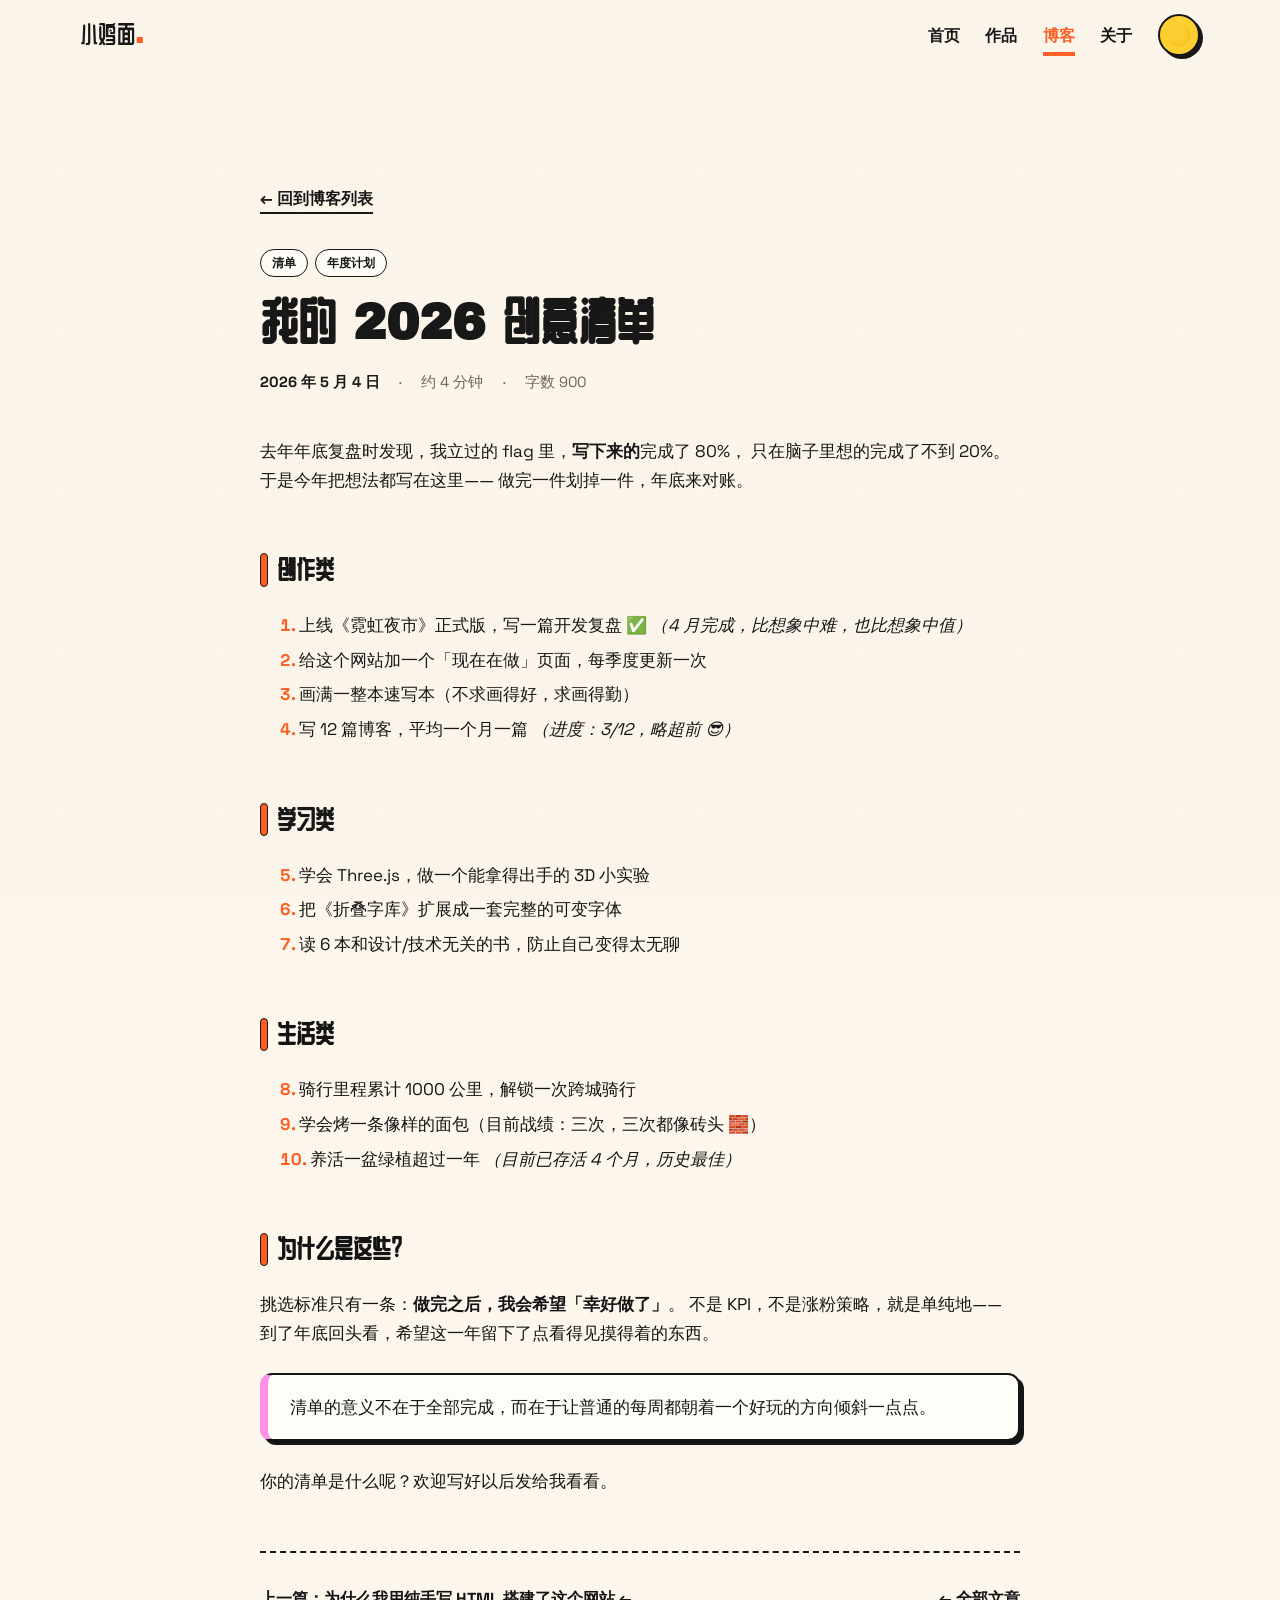
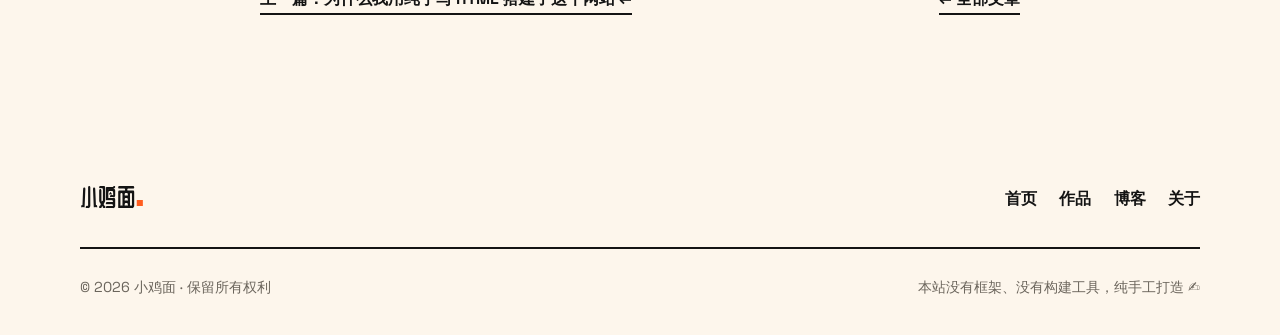
<file: blog/post-2026-list.html>
<!DOCTYPE html>
<html lang="zh-CN" data-theme="light">
<head>
  <meta charset="UTF-8">
  <meta name="viewport" content="width=device-width, initial-scale=1.0">
  <title>我的 2026 创意清单 · 小鸡面的博客</title>
  <meta name="description" content="今年想做完的 10 件事，做完一件划掉一件，年底来对账。">
  <link rel="icon" href="data:image/svg+xml,<svg xmlns='http://www.w3.org/2000/svg' viewBox='0 0 100 100'><text y='.9em' font-size='90'>🐥</text></svg>">
  <script>document.documentElement.dataset.theme = localStorage.getItem('theme') || 'light';document.documentElement.classList.add('js');</script>
  <link rel="stylesheet" href="../css/style.css">
</head>
<body>
  <a class="skip-link" href="#main">跳到主要内容</a>

  <header class="site-header">
    <nav class="nav container" aria-label="主导航">
      <a class="logo" href="../index.html">小鸡面<span class="logo-dot">.</span></a>
      <button class="nav-toggle" aria-label="打开菜单" aria-expanded="false" aria-controls="nav-menu">
        <span></span><span></span><span></span>
      </button>
      <div class="nav-menu" id="nav-menu">
        <a class="nav-link" href="../index.html">首页</a>
        <a class="nav-link" href="../works.html">作品</a>
        <a class="nav-link is-active" href="../blog.html" aria-current="page">博客</a>
        <a class="nav-link" href="../about.html">关于</a>
        <button class="theme-toggle" aria-label="切换深浅色主题">🌙</button>
      </div>
    </nav>
  </header>

  <main id="main">
    <article class="section post-wrap">
      <a class="back-link" href="../blog.html">← 回到博客列表</a>

      <header class="post-header reveal">
        <div class="work-meta"><span class="tag">清单</span><span class="tag">年度计划</span></div>
        <h1>我的 2026 创意清单</h1>
        <div class="post-meta">
          <time datetime="2026-05-04">2026 年 5 月 4 日</time>
          <span>·</span>
          <span>约 4 分钟</span>
          <span>·</span>
          <span>字数 900</span>
        </div>
      </header>

      <div class="prose reveal" style="--d:.1s">
        <p>
          去年年底复盘时发现，我立过的 flag 里，<strong>写下来的</strong>完成了 80%，
          只在脑子里想的完成了不到 20%。于是今年把想法都写在这里——
          做完一件划掉一件，年底来对账。
        </p>

        <h2>创作类</h2>
        <ol>
          <li>上线《霓虹夜市》正式版，写一篇开发复盘 ✅ <em>（4 月完成，比想象中难，也比想象中值）</em></li>
          <li>给这个网站加一个「现在在做」页面，每季度更新一次</li>
          <li>画满一整本速写本（不求画得好，求画得勤）</li>
          <li>写 12 篇博客，平均一个月一篇 <em>（进度：3/12，略超前 😎）</em></li>
        </ol>

        <h2>学习类</h2>
        <ol start="5">
          <li>学会 Three.js，做一个能拿得出手的 3D 小实验</li>
          <li>把《折叠字库》扩展成一套完整的可变字体</li>
          <li>读 6 本和设计/技术无关的书，防止自己变得太无聊</li>
        </ol>

        <h2>生活类</h2>
        <ol start="8">
          <li>骑行里程累计 1000 公里，解锁一次跨城骑行</li>
          <li>学会烤一条像样的面包（目前战绩：三次，三次都像砖头 🧱）</li>
          <li>养活一盆绿植超过一年 <em>（目前已存活 4 个月，历史最佳）</em></li>
        </ol>

        <h2>为什么是这些？</h2>
        <p>
          挑选标准只有一条：<strong>做完之后，我会希望「幸好做了」</strong>。
          不是 KPI，不是涨粉策略，就是单纯地——
          到了年底回头看，希望这一年留下了点看得见摸得着的东西。
        </p>
        <blockquote>
          清单的意义不在于全部完成，而在于让普通的每周都朝着一个好玩的方向倾斜一点点。
        </blockquote>
        <p>
          你的清单是什么呢？欢迎写好以后发给我看看。
        </p>
      </div>

      <footer class="post-footer">
        <a href="post-handmade-site.html">上一篇：为什么我用纯手写 HTML 搭建了这个网站 ←</a>
        <a href="../blog.html">← 全部文章</a>
      </footer>
    </article>
  </main>

  <footer class="site-footer">
    <div class="container">
      <div class="footer-grid">
        <a class="logo" href="../index.html">小鸡面<span class="logo-dot">.</span></a>
        <nav class="footer-nav" aria-label="页脚导航">
          <a href="../index.html">首页</a>
          <a href="../works.html">作品</a>
          <a href="../blog.html">博客</a>
          <a href="../about.html">关于</a>
        </nav>
      </div>
      <div class="footer-bottom">
        <span>© <span class="js-year">2026</span> 小鸡面 · 保留所有权利</span>
        <span>本站没有框架、没有构建工具，纯手工打造 ✍️</span>
      </div>
    </div>
  </footer>

  <script src="../js/main.js"></script>
</body>
</html>
</file>
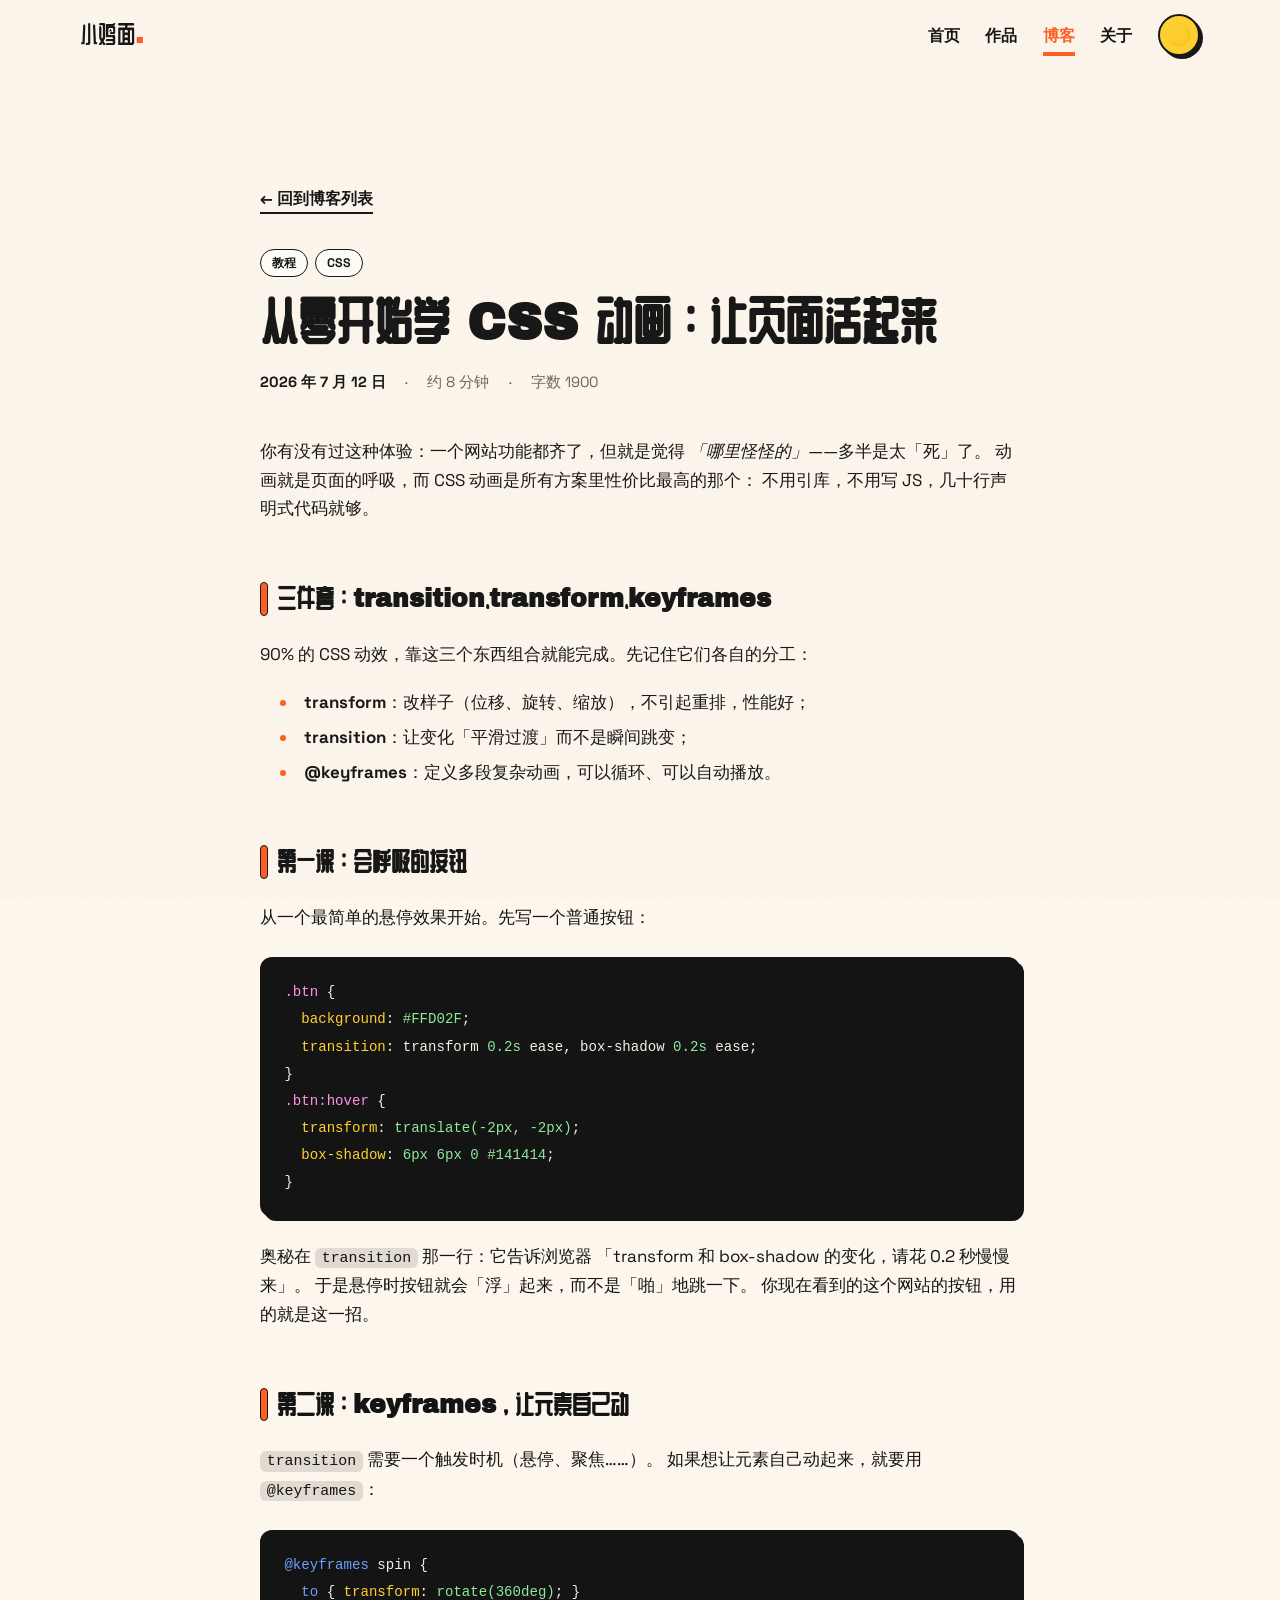
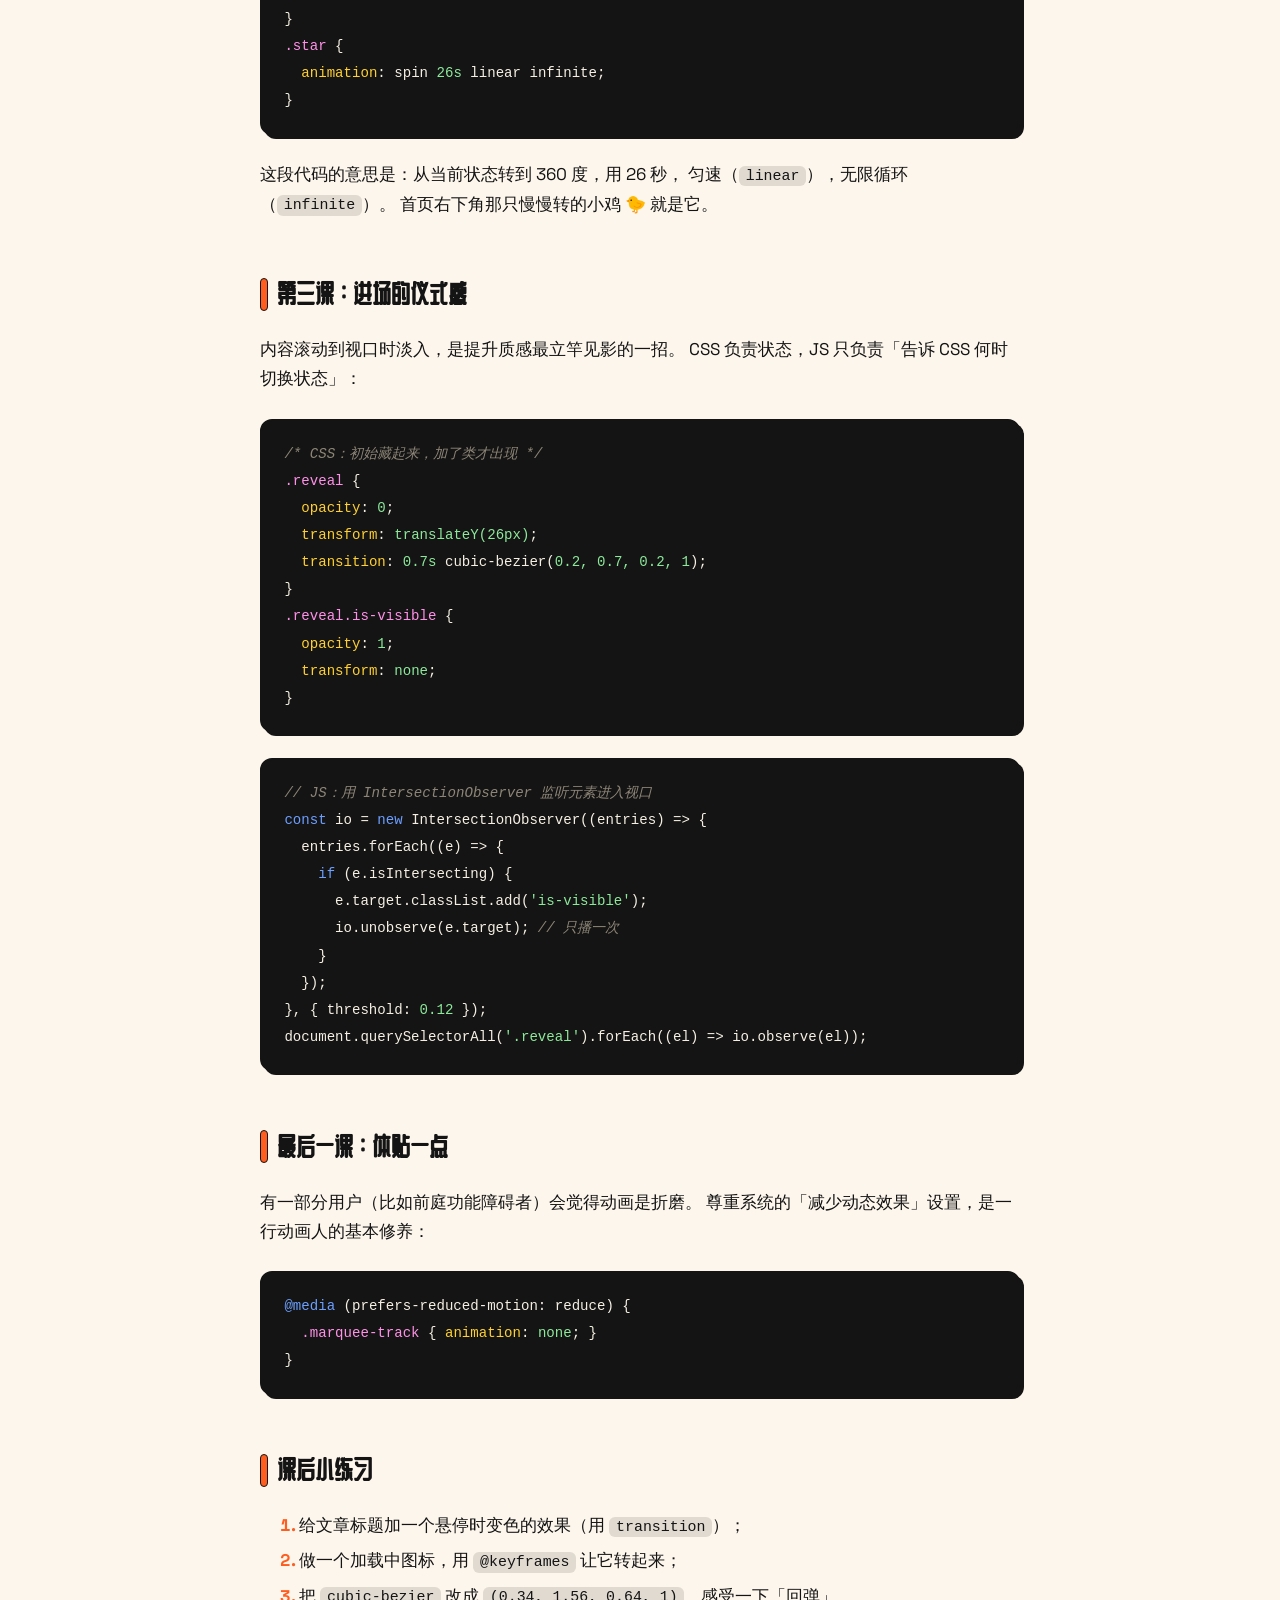
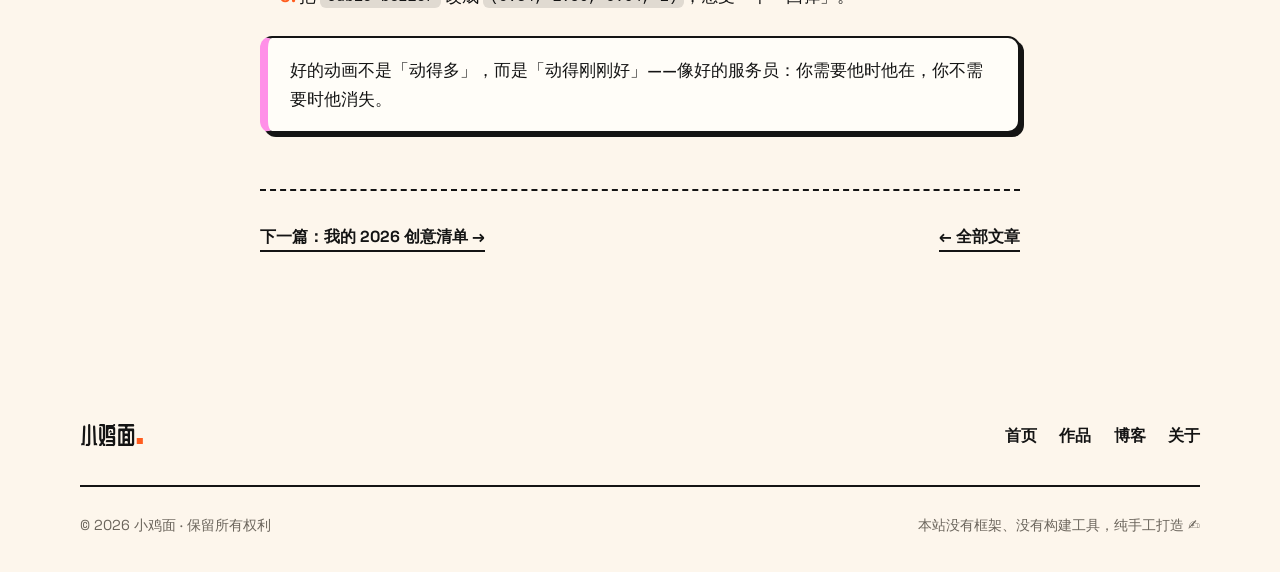
<file: blog/post-css-animation.html>
<!DOCTYPE html>
<html lang="zh-CN" data-theme="light">
<head>
  <meta charset="UTF-8">
  <meta name="viewport" content="width=device-width, initial-scale=1.0">
  <title>从零开始学 CSS 动画：让页面活起来 · 小鸡面的博客</title>
  <meta name="description" content="transition、transform、keyframes 三件套，让呆板的页面开始呼吸。">
  <link rel="icon" href="data:image/svg+xml,<svg xmlns='http://www.w3.org/2000/svg' viewBox='0 0 100 100'><text y='.9em' font-size='90'>🐥</text></svg>">
  <script>document.documentElement.dataset.theme = localStorage.getItem('theme') || 'light';document.documentElement.classList.add('js');</script>
  <link rel="stylesheet" href="../css/style.css">
</head>
<body>
  <a class="skip-link" href="#main">跳到主要内容</a>

  <header class="site-header">
    <nav class="nav container" aria-label="主导航">
      <a class="logo" href="../index.html">小鸡面<span class="logo-dot">.</span></a>
      <button class="nav-toggle" aria-label="打开菜单" aria-expanded="false" aria-controls="nav-menu">
        <span></span><span></span><span></span>
      </button>
      <div class="nav-menu" id="nav-menu">
        <a class="nav-link" href="../index.html">首页</a>
        <a class="nav-link" href="../works.html">作品</a>
        <a class="nav-link is-active" href="../blog.html" aria-current="page">博客</a>
        <a class="nav-link" href="../about.html">关于</a>
        <button class="theme-toggle" aria-label="切换深浅色主题">🌙</button>
      </div>
    </nav>
  </header>

  <main id="main">
    <article class="section post-wrap">
      <a class="back-link" href="../blog.html">← 回到博客列表</a>

      <header class="post-header reveal">
        <div class="work-meta"><span class="tag">教程</span><span class="tag">CSS</span></div>
        <h1>从零开始学 CSS 动画：让页面活起来</h1>
        <div class="post-meta">
          <time datetime="2026-07-12">2026 年 7 月 12 日</time>
          <span>·</span>
          <span>约 8 分钟</span>
          <span>·</span>
          <span>字数 1900</span>
        </div>
      </header>

      <div class="prose reveal" style="--d:.1s">
        <p>
          你有没有过这种体验：一个网站功能都齐了，但就是觉得
          <em>「哪里怪怪的」</em>——多半是太「死」了。
          动画就是页面的呼吸，而 CSS 动画是所有方案里性价比最高的那个：
          不用引库，不用写 JS，几十行声明式代码就够。
        </p>

        <h2>三件套：transition、transform、keyframes</h2>
        <p>
          90% 的 CSS 动效，靠这三个东西组合就能完成。先记住它们各自的分工：
        </p>
        <ul>
          <li><strong>transform</strong>：改样子（位移、旋转、缩放），不引起重排，性能好；</li>
          <li><strong>transition</strong>：让变化「平滑过渡」而不是瞬间跳变；</li>
          <li><strong>@keyframes</strong>：定义多段复杂动画，可以循环、可以自动播放。</li>
        </ul>

        <h2>第一课：会呼吸的按钮</h2>
        <p>从一个最简单的悬停效果开始。先写一个普通按钮：</p>
        <pre><code><span class="tok-tag">.btn</span> {
  <span class="tok-attr">background</span>: <span class="tok-str">#FFD02F</span>;
  <span class="tok-attr">transition</span>: transform <span class="tok-str">0.2s</span> ease, box-shadow <span class="tok-str">0.2s</span> ease;
}
<span class="tok-tag">.btn:hover</span> {
  <span class="tok-attr">transform</span>: <span class="tok-str">translate(-2px, -2px)</span>;
  <span class="tok-attr">box-shadow</span>: <span class="tok-str">6px 6px 0 #141414</span>;
}</code></pre>
        <p>
          奥秘在 <code>transition</code> 那一行：它告诉浏览器
          「transform 和 box-shadow 的变化，请花 0.2 秒慢慢来」。
          于是悬停时按钮就会「浮」起来，而不是「啪」地跳一下。
          你现在看到的这个网站的按钮，用的就是这一招。
        </p>

        <h2>第二课：keyframes，让元素自己动</h2>
        <p>
          <code>transition</code> 需要一个触发时机（悬停、聚焦……）。
          如果想让元素自己动起来，就要用 <code>@keyframes</code>：
        </p>
        <pre><code><span class="tok-kw">@keyframes</span> spin {
  <span class="tok-kw">to</span> { <span class="tok-attr">transform</span>: <span class="tok-str">rotate(360deg)</span>; }
}
<span class="tok-tag">.star</span> {
  <span class="tok-attr">animation</span>: spin <span class="tok-str">26s</span> linear infinite;
}</code></pre>
        <p>
          这段代码的意思是：从当前状态转到 360 度，用 26 秒，
          匀速（<code>linear</code>），无限循环（<code>infinite</code>）。
          首页右下角那只慢慢转的小鸡 🐤 就是它。
        </p>

        <h2>第三课：进场的仪式感</h2>
        <p>
          内容滚动到视口时淡入，是提升质感最立竿见影的一招。
          CSS 负责状态，JS 只负责「告诉 CSS 何时切换状态」：
        </p>
        <pre><code><span class="tok-com">/* CSS：初始藏起来，加了类才出现 */</span>
<span class="tok-tag">.reveal</span> {
  <span class="tok-attr">opacity</span>: <span class="tok-str">0</span>;
  <span class="tok-attr">transform</span>: <span class="tok-str">translateY(26px)</span>;
  <span class="tok-attr">transition</span>: <span class="tok-str">0.7s</span> cubic-bezier(<span class="tok-str">0.2, 0.7, 0.2, 1</span>);
}
<span class="tok-tag">.reveal.is-visible</span> {
  <span class="tok-attr">opacity</span>: <span class="tok-str">1</span>;
  <span class="tok-attr">transform</span>: <span class="tok-str">none</span>;
}</code></pre>
        <pre><code><span class="tok-com">// JS：用 IntersectionObserver 监听元素进入视口</span>
<span class="tok-kw">const</span> io = <span class="tok-kw">new</span> IntersectionObserver((entries) =&gt; {
  entries.forEach((e) =&gt; {
    <span class="tok-kw">if</span> (e.isIntersecting) {
      e.target.classList.add(<span class="tok-str">'is-visible'</span>);
      io.unobserve(e.target); <span class="tok-com">// 只播一次</span>
    }
  });
}, { threshold: <span class="tok-str">0.12</span> });
document.querySelectorAll(<span class="tok-str">'.reveal'</span>).forEach((el) =&gt; io.observe(el));</code></pre>

        <h2>最后一课：体贴一点</h2>
        <p>
          有一部分用户（比如前庭功能障碍者）会觉得动画是折磨。
          尊重系统的「减少动态效果」设置，是一行动画人的基本修养：
        </p>
        <pre><code><span class="tok-kw">@media</span> (prefers-reduced-motion: reduce) {
  <span class="tok-tag">.marquee-track</span> { <span class="tok-attr">animation</span>: <span class="tok-str">none</span>; }
}</code></pre>

        <h2>课后小练习</h2>
        <ol>
          <li>给文章标题加一个悬停时变色的效果（用 <code>transition</code>）；</li>
          <li>做一个加载中图标，用 <code>@keyframes</code> 让它转起来；</li>
          <li>把 <code>cubic-bezier</code> 改成 <code>(0.34, 1.56, 0.64, 1)</code>，感受一下「回弹」。</li>
        </ol>
        <blockquote>
          好的动画不是「动得多」，而是「动得刚刚好」——像好的服务员：你需要他时他在，你不需要时他消失。
        </blockquote>
      </div>

      <footer class="post-footer">
        <a href="post-2026-list.html">下一篇：我的 2026 创意清单 →</a>
        <a href="../blog.html">← 全部文章</a>
      </footer>
    </article>
  </main>

  <footer class="site-footer">
    <div class="container">
      <div class="footer-grid">
        <a class="logo" href="../index.html">小鸡面<span class="logo-dot">.</span></a>
        <nav class="footer-nav" aria-label="页脚导航">
          <a href="../index.html">首页</a>
          <a href="../works.html">作品</a>
          <a href="../blog.html">博客</a>
          <a href="../about.html">关于</a>
        </nav>
      </div>
      <div class="footer-bottom">
        <span>© <span class="js-year">2026</span> 小鸡面 · 保留所有权利</span>
        <span>本站没有框架、没有构建工具，纯手工打造 ✍️</span>
      </div>
    </div>
  </footer>

  <script src="../js/main.js"></script>
</body>
</html>
</file>
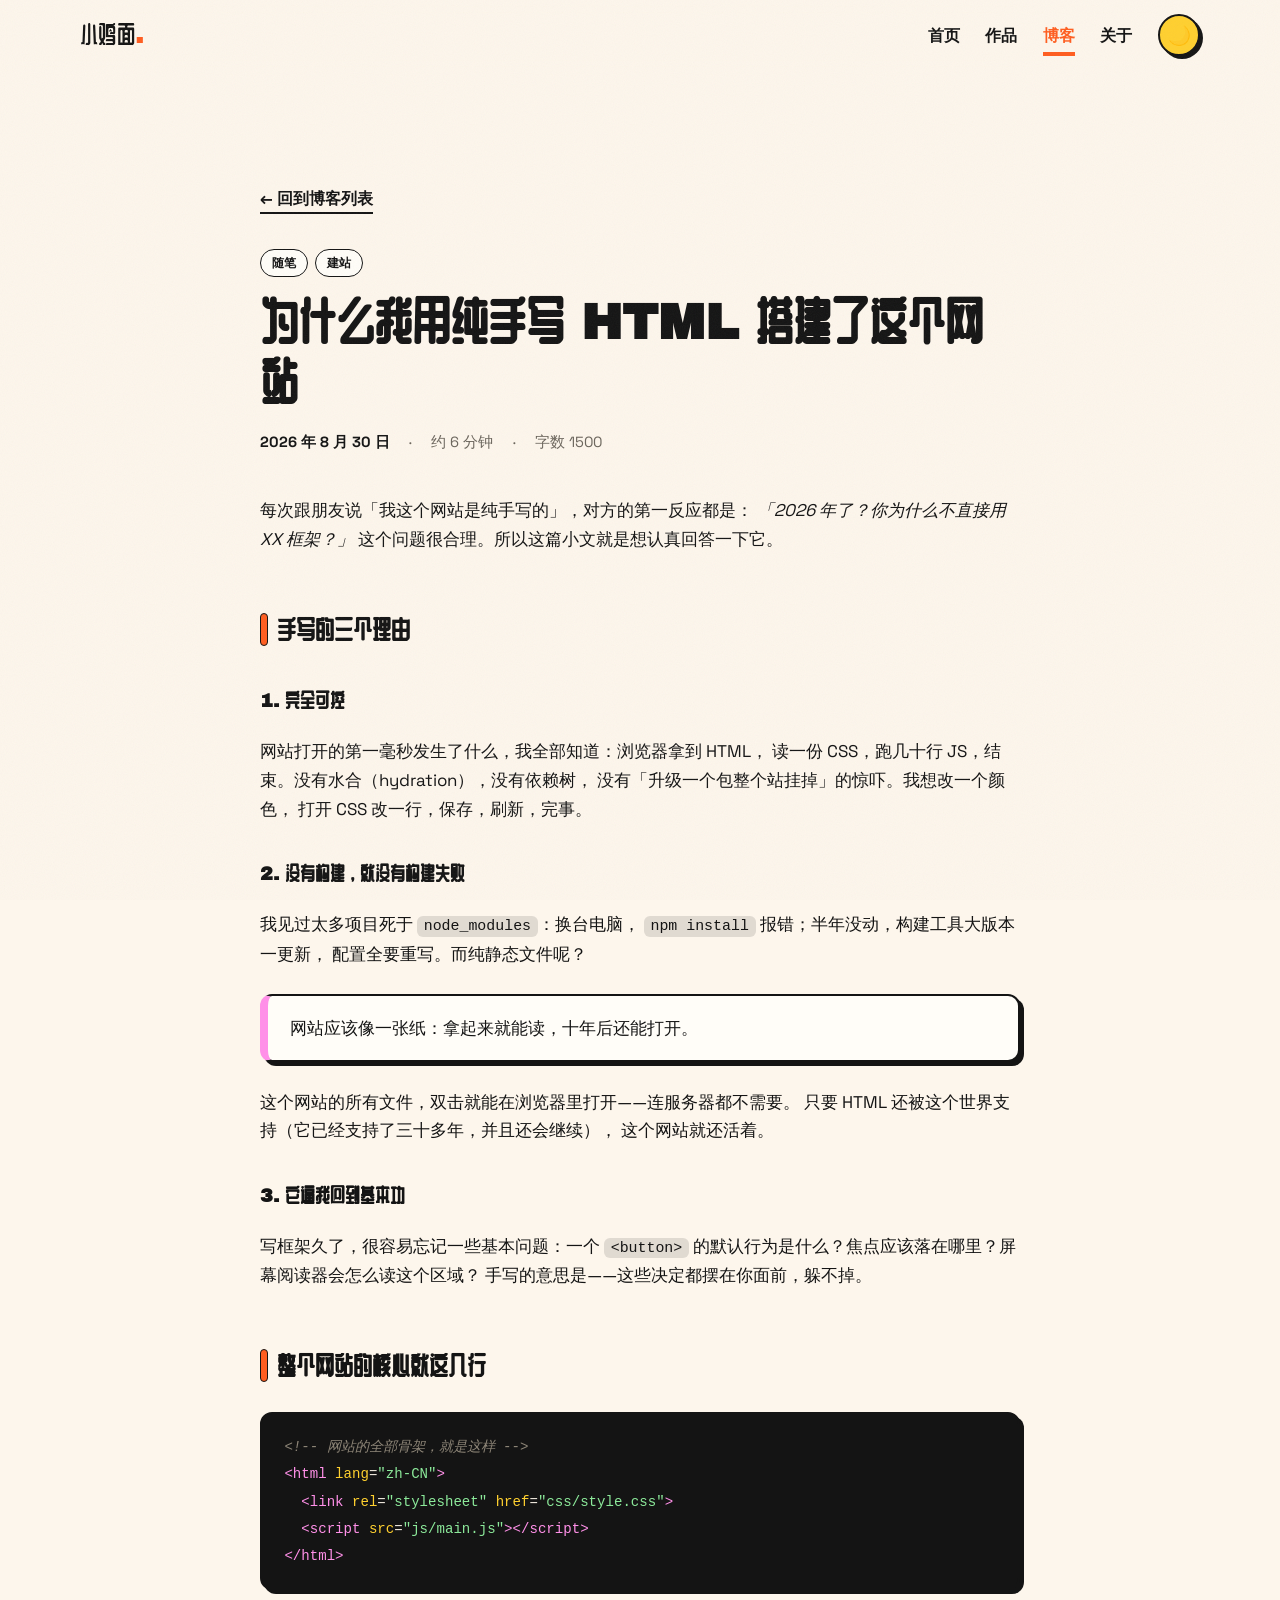
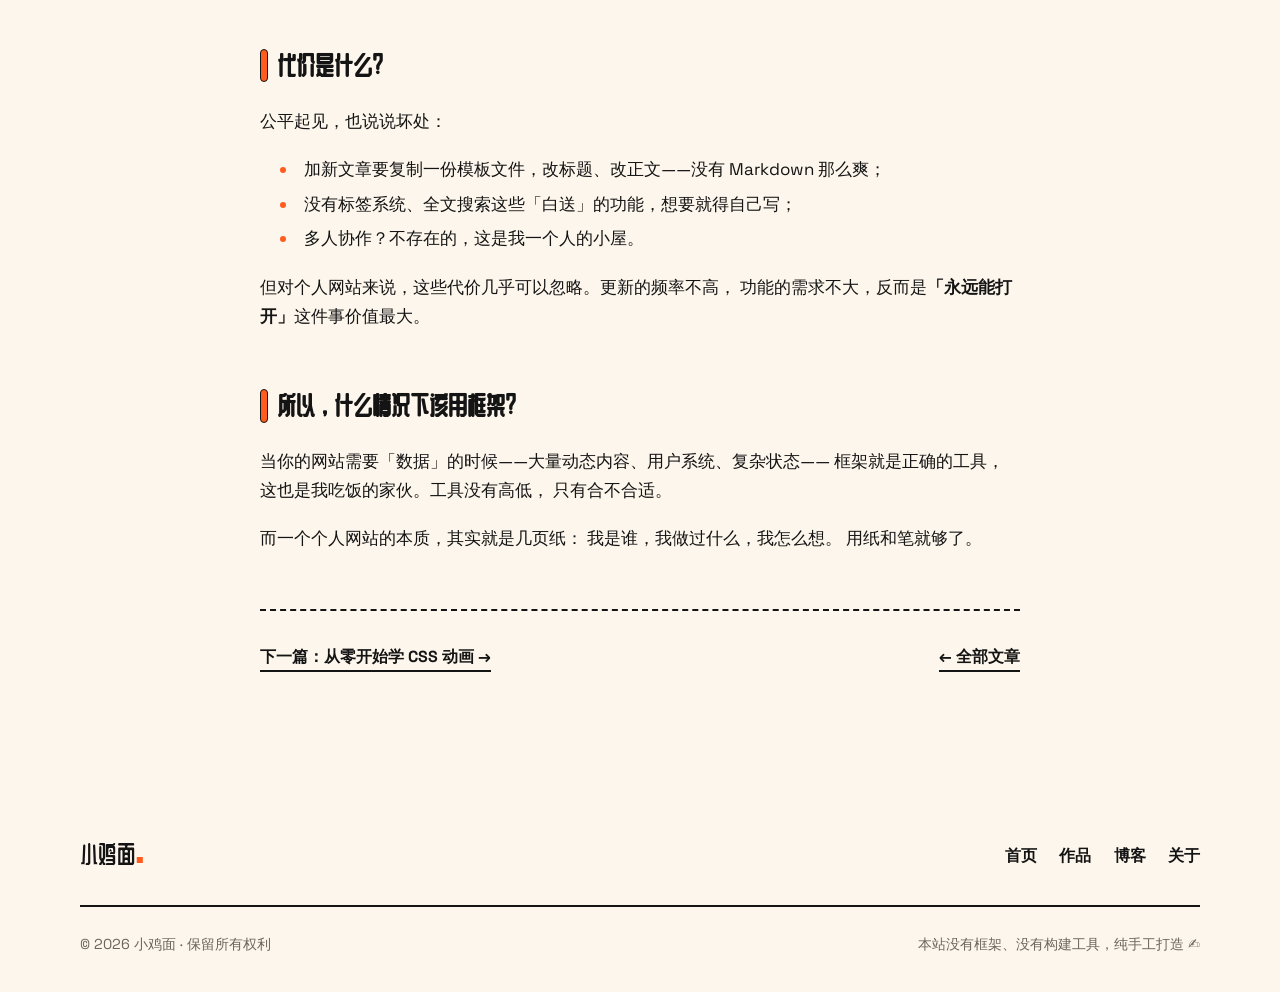
<file: blog/post-handmade-site.html>
<!DOCTYPE html>
<html lang="zh-CN" data-theme="light">
<head>
  <meta charset="UTF-8">
  <meta name="viewport" content="width=device-width, initial-scale=1.0">
  <title>为什么我用纯手写 HTML 搭建了这个网站 · 小鸡面的博客</title>
  <meta name="description" content="在框架满天飞的年代，我选择用最原始的方式重建自己的小天地。">
  <link rel="icon" href="data:image/svg+xml,<svg xmlns='http://www.w3.org/2000/svg' viewBox='0 0 100 100'><text y='.9em' font-size='90'>🐥</text></svg>">
  <script>document.documentElement.dataset.theme = localStorage.getItem('theme') || 'light';document.documentElement.classList.add('js');</script>
  <link rel="stylesheet" href="../css/style.css">
</head>
<body>
  <a class="skip-link" href="#main">跳到主要内容</a>

  <header class="site-header">
    <nav class="nav container" aria-label="主导航">
      <a class="logo" href="../index.html">小鸡面<span class="logo-dot">.</span></a>
      <button class="nav-toggle" aria-label="打开菜单" aria-expanded="false" aria-controls="nav-menu">
        <span></span><span></span><span></span>
      </button>
      <div class="nav-menu" id="nav-menu">
        <a class="nav-link" href="../index.html">首页</a>
        <a class="nav-link" href="../works.html">作品</a>
        <a class="nav-link is-active" href="../blog.html" aria-current="page">博客</a>
        <a class="nav-link" href="../about.html">关于</a>
        <button class="theme-toggle" aria-label="切换深浅色主题">🌙</button>
      </div>
    </nav>
  </header>

  <main id="main">
    <article class="section post-wrap">
      <a class="back-link" href="../blog.html">← 回到博客列表</a>

      <header class="post-header reveal">
        <div class="work-meta"><span class="tag">随笔</span><span class="tag">建站</span></div>
        <h1>为什么我用纯手写 HTML 搭建了这个网站</h1>
        <div class="post-meta">
          <time datetime="2026-08-30">2026 年 8 月 30 日</time>
          <span>·</span>
          <span>约 6 分钟</span>
          <span>·</span>
          <span>字数 1500</span>
        </div>
      </header>

      <div class="prose reveal" style="--d:.1s">
        <p>
          每次跟朋友说「我这个网站是纯手写的」，对方的第一反应都是：
          <em>「2026 年了？你为什么不直接用 XX 框架？」</em>
          这个问题很合理。所以这篇小文就是想认真回答一下它。
        </p>

        <h2>手写的三个理由</h2>

        <h3>1. 完全可控</h3>
        <p>
          网站打开的第一毫秒发生了什么，我全部知道：浏览器拿到 HTML，
          读一份 CSS，跑几十行 JS，结束。没有水合（hydration），没有依赖树，
          没有「升级一个包整个站挂掉」的惊吓。我想改一个颜色，
          打开 CSS 改一行，保存，刷新，完事。
        </p>

        <h3>2. 没有构建，就没有构建失败</h3>
        <p>
          我见过太多项目死于 <code>node_modules</code>：换台电脑，
          <code>npm install</code> 报错；半年没动，构建工具大版本一更新，
          配置全要重写。而纯静态文件呢？
        </p>
        <blockquote>
          网站应该像一张纸：拿起来就能读，十年后还能打开。
        </blockquote>
        <p>
          这个网站的所有文件，双击就能在浏览器里打开——连服务器都不需要。
          只要 HTML 还被这个世界支持（它已经支持了三十多年，并且还会继续），
          这个网站就还活着。
        </p>

        <h3>3. 它逼我回到基本功</h3>
        <p>
          写框架久了，很容易忘记一些基本问题：一个 <code>&lt;button&gt;</code>
          的默认行为是什么？焦点应该落在哪里？屏幕阅读器会怎么读这个区域？
          手写的意思是——这些决定都摆在你面前，躲不掉。
        </p>

        <h2>整个网站的核心就这几行</h2>
        <pre><code><span class="tok-com">&lt;!-- 网站的全部骨架，就是这样 --&gt;</span>
<span class="tok-tag">&lt;html</span> <span class="tok-attr">lang</span>=<span class="tok-str">"zh-CN"</span><span class="tok-tag">&gt;</span>
  <span class="tok-tag">&lt;link</span> <span class="tok-attr">rel</span>=<span class="tok-str">"stylesheet"</span> <span class="tok-attr">href</span>=<span class="tok-str">"css/style.css"</span><span class="tok-tag">&gt;</span>
  <span class="tok-tag">&lt;script</span> <span class="tok-attr">src</span>=<span class="tok-str">"js/main.js"</span><span class="tok-tag">&gt;&lt;/script&gt;</span>
<span class="tok-tag">&lt;/html&gt;</span></code></pre>

        <h2>代价是什么？</h2>
        <p>公平起见，也说说坏处：</p>
        <ul>
          <li>加新文章要复制一份模板文件，改标题、改正文——没有 Markdown 那么爽；</li>
          <li>没有标签系统、全文搜索这些「白送」的功能，想要就得自己写；</li>
          <li>多人协作？不存在的，这是我一个人的小屋。</li>
        </ul>
        <p>
          但对个人网站来说，这些代价几乎可以忽略。更新的频率不高，
          功能的需求不大，反而是<strong>「永远能打开」</strong>这件事价值最大。
        </p>

        <h2>所以，什么情况下该用框架？</h2>
        <p>
          当你的网站需要「数据」的时候——大量动态内容、用户系统、复杂状态——
          框架就是正确的工具，这也是我吃饭的家伙。工具没有高低，
          只有合不合适。
        </p>
        <p>
          而一个个人网站的本质，其实就是几页纸：
          我是谁，我做过什么，我怎么想。
          用纸和笔就够了。
        </p>
      </div>

      <footer class="post-footer">
        <a href="post-css-animation.html">下一篇：从零开始学 CSS 动画 →</a>
        <a href="../blog.html">← 全部文章</a>
      </footer>
    </article>
  </main>

  <footer class="site-footer">
    <div class="container">
      <div class="footer-grid">
        <a class="logo" href="../index.html">小鸡面<span class="logo-dot">.</span></a>
        <nav class="footer-nav" aria-label="页脚导航">
          <a href="../index.html">首页</a>
          <a href="../works.html">作品</a>
          <a href="../blog.html">博客</a>
          <a href="../about.html">关于</a>
        </nav>
      </div>
      <div class="footer-bottom">
        <span>© <span class="js-year">2026</span> 小鸡面 · 保留所有权利</span>
        <span>本站没有框架、没有构建工具，纯手工打造 ✍️</span>
      </div>
    </div>
  </footer>

  <script src="../js/main.js"></script>
</body>
</html>
</file>
<file: css/style.css>
/* ============================================================
   林一舟的个人网站 · 全局样式
   风格：新粗野主义 Neo-Brutalism
   ============================================================ */
@import url('https://fonts.googleapis.com/css2?family=Archivo+Black&family=Space+Grotesk:wght@400;500;700&family=ZCOOL+QingKe+HuangYou&display=swap');

/* ---------- 设计变量 ---------- */
:root {
  --bg: #FDF6EC;            /* 奶油底色 */
  --ink: #141414;           /* 墨色 */
  --paper: #FFFDF8;         /* 卡片纸色 */
  --muted: #6b655c;         /* 弱化文字 */
  --orange: #FF5D1F;
  --pink: #FF90E8;
  --yellow: #FFD02F;
  --blue: #6C9FFF;
  --green: #00C48C;
  --purple: #B28DFF;
  --grid-line: rgba(20, 20, 20, 0.07);
  --dot: #141414;

  --border: 2px solid var(--ink);
  --shadow: 7px 7px 0 var(--ink);
  --shadow-sm: 4px 4px 0 var(--ink);
  --radius: 16px;

  --font-display: 'Archivo Black', 'ZCOOL QingKe HuangYou', 'PingFang SC', 'Hiragino Sans GB', 'Microsoft YaHei', sans-serif;
  --font-body: 'Space Grotesk', 'PingFang SC', 'Hiragino Sans GB', 'Microsoft YaHei', system-ui, sans-serif;
}

[data-theme='dark'] {
  --bg: #14120F;
  --ink: #F5EFE3;
  --paper: #201D18;
  --muted: #A79F92;
  --grid-line: rgba(245, 239, 227, 0.07);
  --dot: #F5EFE3;
  --orange: #FF6B33;
}

/* ---------- Reset ---------- */
*, *::before, *::after { box-sizing: border-box; margin: 0; padding: 0; }

html { scroll-behavior: smooth; }

body {
  font-family: var(--font-body);
  background: var(--bg);
  color: var(--ink);
  line-height: 1.7;
  -webkit-font-smoothing: antialiased;
  overflow-x: hidden;
  transition: background 0.3s ease, color 0.3s ease;
}

/* 纸张噪点纹理 */
body::after {
  content: '';
  position: fixed;
  inset: 0;
  z-index: 9999;
  pointer-events: none;
  opacity: 0.05;
  background-image: url("data:image/svg+xml,%3Csvg xmlns='http://www.w3.org/2000/svg' width='160' height='160'%3E%3Cfilter id='n'%3E%3CfeTurbulence type='fractalNoise' baseFrequency='0.9' numOctaves='2'/%3E%3C/filter%3E%3Crect width='100%25' height='100%25' filter='url(%23n)'/%3E%3C/svg%3E");
}

img, svg { display: block; max-width: 100%; }
a { color: inherit; text-decoration: none; }
button { font-family: inherit; cursor: pointer; }
ul, ol { list-style-position: inside; }

::selection { background: var(--pink); color: #141414; }

::-webkit-scrollbar { width: 12px; }
::-webkit-scrollbar-track { background: var(--bg); }
::-webkit-scrollbar-thumb { background: var(--ink); border: 3px solid var(--bg); border-radius: 8px; }

/* ---------- 通用工具 ---------- */
.container { width: min(1120px, 92%); margin-inline: auto; }
.section { padding-block: clamp(4rem, 9vw, 7rem); }

.section-head {
  display: flex;
  flex-wrap: wrap;
  align-items: flex-end;
  justify-content: space-between;
  gap: 1rem 2rem;
  margin-bottom: clamp(2rem, 5vw, 3.5rem);
}

.section-title {
  font-family: var(--font-display);
  font-size: clamp(1.9rem, 4.5vw, 3rem);
  line-height: 1.15;
  letter-spacing: 0.01em;
}

/* 描边英文，创意感 */
.en {
  font-family: 'Archivo Black', var(--font-display);
  color: transparent;
  -webkit-text-stroke: 1.5px var(--ink);
  letter-spacing: 0.02em;
}

/* 荧光笔划线 */
.hl {
  background: linear-gradient(transparent 58%, var(--yellow) 58%, var(--yellow) 94%, transparent 94%);
  padding-inline: 0.1em;
}
[data-theme='dark'] .hl { color: #141414; }

.section-more {
  font-weight: 700;
  white-space: nowrap;
  border-bottom: 2px solid var(--ink);
  padding-bottom: 2px;
  transition: 0.2s;
}
.section-more:hover { background: var(--yellow); }

.skip-link {
  position: absolute;
  left: -999px;
  top: 0;
  z-index: 10000;
  background: var(--ink);
  color: var(--bg);
  padding: 0.6rem 1rem;
}
.skip-link:focus { left: 0; }

/* ---------- 按钮 ---------- */
.btn {
  display: inline-flex;
  align-items: center;
  gap: 0.5rem;
  padding: 0.8rem 1.6rem;
  border: var(--border);
  border-radius: 999px;
  background: var(--paper);
  color: var(--ink);
  font-weight: 700;
  font-size: 1rem;
  box-shadow: var(--shadow-sm);
  transition: transform 0.15s ease, box-shadow 0.15s ease, background 0.15s ease;
}
.btn:hover { transform: translate(-2px, -2px); box-shadow: 7px 7px 0 var(--ink); }
.btn:active { transform: translate(2px, 2px); box-shadow: 1px 1px 0 var(--ink); }

.btn-primary { background: var(--orange); color: #141414; }
.btn-yellow { background: var(--yellow); color: #141414; }
.btn-pink { background: var(--pink); color: #141414; }
.btn-lg { padding: 1rem 2.2rem; font-size: 1.1rem; }

/* ---------- 标签 / 徽章 ---------- */
.tag {
  display: inline-block;
  padding: 0.15rem 0.7rem;
  border: 1.5px solid var(--ink);
  border-radius: 999px;
  background: var(--paper);
  font-size: 0.78rem;
  font-weight: 700;
  white-space: nowrap;
}

.chips { display: flex; flex-wrap: wrap; gap: 0.6rem; }
.chip {
  padding: 0.4rem 1rem;
  border: var(--border);
  border-radius: 999px;
  background: var(--paper);
  font-weight: 700;
  font-size: 0.9rem;
  box-shadow: 3px 3px 0 var(--ink);
  transition: 0.15s;
}
.chip:hover { transform: translate(-1px, -1px); box-shadow: 4px 4px 0 var(--ink); background: var(--pink); }

/* ---------- 顶部导航 ---------- */
.site-header {
  position: sticky;
  top: 0;
  z-index: 100;
  background: color-mix(in srgb, var(--bg) 86%, transparent);
  backdrop-filter: blur(8px);
  -webkit-backdrop-filter: blur(8px);
  border-bottom: 2px solid transparent;
  transition: border-color 0.25s ease;
}
.site-header.is-scrolled { border-bottom-color: var(--ink); }

.nav {
  display: flex;
  align-items: center;
  justify-content: space-between;
  gap: 1rem;
  padding-block: 0.9rem;
}

.logo {
  font-family: var(--font-display);
  font-size: 1.5rem;
  letter-spacing: 0.02em;
  display: inline-flex;
  align-items: baseline;
}
.logo-dot { color: var(--orange); font-size: 1.8rem; line-height: 0; }
.logo:hover .logo-dot { color: var(--pink); }

.nav-menu { display: flex; align-items: center; gap: 1.6rem; }

.nav-link {
  font-weight: 700;
  position: relative;
  padding: 0.2rem 0;
}
.nav-link::after {
  content: '';
  position: absolute;
  left: 0; right: 100%; bottom: -4px;
  height: 4px;
  background: var(--orange);
  transition: right 0.25s ease;
}
.nav-link:hover::after, .nav-link.is-active::after { right: 0; }
.nav-link.is-active { color: var(--orange); }
[data-theme='dark'] .nav-link.is-active { color: var(--orange); }

.theme-toggle {
  width: 42px;
  height: 42px;
  display: grid;
  place-items: center;
  font-size: 1.15rem;
  border: var(--border);
  border-radius: 50%;
  background: var(--yellow);
  box-shadow: 3px 3px 0 var(--ink);
  transition: 0.15s;
}
.theme-toggle:hover { transform: translate(-1px, -1px); box-shadow: 4px 4px 0 var(--ink); }

/* 汉堡按钮（仅移动端显示） */
.nav-toggle {
  display: none;
  flex-direction: column;
  justify-content: center;
  gap: 5px;
  width: 44px;
  height: 44px;
  padding: 10px;
  border: var(--border);
  border-radius: 12px;
  background: var(--paper);
  box-shadow: 3px 3px 0 var(--ink);
}
.nav-toggle span {
  display: block;
  height: 3px;
  width: 100%;
  background: var(--ink);
  border-radius: 2px;
}

/* ---------- 首页 Hero ---------- */
.hero {
  position: relative;
  overflow: hidden;
  background-image:
    linear-gradient(var(--grid-line) 1px, transparent 1px),
    linear-gradient(90deg, var(--grid-line) 1px, transparent 1px);
  background-size: 38px 38px;
  padding-block: clamp(4rem, 10vw, 8rem) clamp(3.5rem, 8vw, 6rem);
}

.hero-blob {
  position: absolute;
  border-radius: 50%;
  filter: blur(70px);
  opacity: 0.55;
  pointer-events: none;
}
.hero-blob-1 { width: 420px; height: 420px; background: var(--pink); top: -120px; right: -80px; }
.hero-blob-2 { width: 360px; height: 360px; background: var(--yellow); bottom: -140px; left: -100px; }
.hero-blob-3 { width: 240px; height: 240px; background: var(--blue); top: 30%; left: 42%; opacity: 0.35; }

.hero-inner {
  position: relative;
  z-index: 1;
  display: grid;
  grid-template-columns: 1.35fr 1fr;
  gap: clamp(2rem, 6vw, 5rem);
  align-items: center;
}

.hero-eyebrow {
  display: inline-block;
  border: var(--border);
  background: var(--green);
  color: #141414;
  font-weight: 700;
  padding: 0.35rem 1rem;
  border-radius: 999px;
  box-shadow: 3px 3px 0 var(--ink);
  transform: rotate(-1.5deg);
  margin-bottom: 1.6rem;
}

.hero-name {
  font-family: var(--font-display);
  font-size: clamp(3rem, 10vw, 6.5rem);
  line-height: 1.02;
  letter-spacing: 0.01em;
}
.hero-name .stroke {
  display: block;
  font-size: 0.52em;
  color: transparent;
  -webkit-text-stroke: 2.5px var(--ink);
  margin-top: 0.15em;
}

.hero-tagline {
  margin-top: 1.6rem;
  font-size: clamp(1.05rem, 2vw, 1.25rem);
  max-width: 34em;
  color: var(--ink);
}
.hero-tagline strong { background: var(--yellow); padding: 0 0.2em; color: #141414; }

.hero-actions { display: flex; flex-wrap: wrap; gap: 1rem; margin-top: 2.2rem; }

/* 贴纸墙 */
.hero-stickers {
  position: relative;
  display: grid;
  grid-template-columns: repeat(2, 1fr);
  gap: 1.1rem;
}
.sticker {
  border: var(--border);
  border-radius: var(--radius);
  box-shadow: var(--shadow-sm);
  padding: 1.4rem 1rem;
  text-align: center;
  font-weight: 700;
  font-size: 1.02rem;
  background: var(--paper);
  transition: transform 0.2s ease;
}
.sticker-emoji { display: block; font-size: 2.4rem; margin-bottom: 0.4rem; }
.sticker:nth-child(1) { background: var(--pink);  transform: rotate(-4deg); }
.sticker:nth-child(2) { background: var(--yellow); transform: rotate(3deg); }
.sticker:nth-child(3) { background: var(--blue);   transform: rotate(2.5deg); }
.sticker:nth-child(4) { background: var(--green);  transform: rotate(-3deg); }
.sticker:nth-child(5) { background: var(--orange); transform: rotate(2.5deg); }
.sticker:nth-child(6) { background: var(--purple); transform: rotate(-2.5deg); }
.sticker:hover { transform: rotate(0deg) scale(1.04); }
a.sticker { color: #141414; }
a.sticker:focus-visible { outline: 3px dashed #141414; outline-offset: 4px; }

/* 旋转的装饰星号 */
.hero-deco {
  position: absolute;
  font-size: clamp(2.6rem, 5vw, 4.2rem);
  right: 2.5%;
  bottom: 3%;
  animation: spin 26s linear infinite;
  z-index: 0;
  opacity: 0.9;
}
@keyframes spin { to { transform: rotate(360deg); } }

/* Hero 背景爱好装饰（漂浮 emoji，悬停放大变亮） */
.hero-decos {
  position: absolute;
  inset: 0;
  z-index: 2;
  pointer-events: none;
}
.hero-decos span {
  position: absolute;
  line-height: 1;
  opacity: var(--op, 0.4);
  filter: saturate(0.85);
  transform: rotate(var(--rot, 0deg));
  transition: transform 0.3s cubic-bezier(0.34, 1.56, 0.64, 1), opacity 0.3s ease, filter 0.3s ease;
  animation: deco-float var(--dur, 9s) ease-in-out var(--del, 0s) infinite alternate;
}
.hero-decos span:hover {
  transform: rotate(var(--rot, 0deg)) scale(1.35);
  opacity: 1;
  filter: saturate(1.15) drop-shadow(0 4px 8px rgba(20, 20, 20, 0.2));
  z-index: 5;
}
@keyframes deco-float {
  from { translate: 0 0; }
  to { translate: 0 -14px; }
}

/* Hero 背景中央的大小鸡（CSS 手绘，失落 ↔ 开心两态） */
.hero-chicken {
  position: absolute;
  left: 50%;
  top: 53%;
  width: clamp(180px, 24vw, 290px);
  z-index: 2;
  pointer-events: auto;
  cursor: pointer;
  transform: translate(-50%, -50%);
  filter: drop-shadow(0 16px 0 rgba(20, 20, 20, 0.12));
  animation: chicken-bob 4.5s ease-in-out infinite;
}
@keyframes chicken-bob {
  0%, 100% { transform: translate(-50%, -50%) rotate(-3deg); }
  50% { transform: translate(-50%, -53%) rotate(3deg); }
}
.hero-chicken.is-happy { animation: chicken-hop 0.5s ease-in-out infinite alternate; }
@keyframes chicken-hop {
  from { transform: translate(-50%, -50%) scale(1); }
  to { transform: translate(-50%, -56%) scale(1.05); }
}

.chick-body {
  position: relative;
  width: 100%;
  aspect-ratio: 1 / 0.94;
  border-radius: 48% 48% 45% 45%;
  background: radial-gradient(circle at 35% 30%, #FFE38A, #FFC93C 62%, #F3B21D);
}
.chick-wing {
  position: absolute;
  top: 40%;
  width: 27%;
  height: 36%;
  background: radial-gradient(circle at 40% 30%, #FFDE73, #EFAB1C);
  border-radius: 60% 40% 50% 50%;
  transform-origin: top center;
  transition: transform 0.3s ease;
  z-index: 1;
}
.chick-wing-l { left: -8%; transform: rotate(26deg); }
.chick-wing-r { right: -8%; transform: rotate(-26deg); }
.hero-chicken.is-happy .chick-wing-l { animation: flap-l 0.28s ease-in-out infinite alternate; }
.hero-chicken.is-happy .chick-wing-r { animation: flap-r 0.28s ease-in-out infinite alternate; }
@keyframes flap-l {
  from { transform: rotate(26deg); }
  to { transform: rotate(-42deg) translateY(-8%); }
}
@keyframes flap-r {
  from { transform: rotate(-26deg); }
  to { transform: rotate(42deg) translateY(-8%); }
}

.chick-eye {
  position: absolute;
  top: 33%;
  width: 7.5%;
  height: 10%;
  background: #333;
  border-radius: 50%;
  transition: all 0.25s ease;
}
.chick-eye-l { left: 27%; }
.chick-eye-r { right: 27%; }
/* 失落：眯成下垂的小缝 */
.hero-chicken:not(.is-happy) .chick-eye-l {
  height: 4%; top: 39%;
  border-radius: 30% 30% 60% 60%;
  transform: rotate(16deg);
}
.hero-chicken:not(.is-happy) .chick-eye-r {
  height: 4%; top: 39%;
  border-radius: 30% 30% 60% 60%;
  transform: rotate(-16deg);
}
/* 开心：弯弯笑眼 ^ */
.hero-chicken.is-happy .chick-eye {
  height: 8%;
  background: transparent;
  border-top: 4px solid #333;
  border-radius: 50% 50% 0 0;
}

.chick-blush {
  position: absolute;
  top: 47%;
  width: 13%;
  height: 7%;
  background: rgba(255, 110, 110, 0.6);
  border-radius: 50%;
  opacity: 0;
  transition: opacity 0.3s ease;
}
.chick-blush-l { left: 16%; }
.chick-blush-r { right: 16%; }
.hero-chicken.is-happy .chick-blush { opacity: 1; }

.chick-beak {
  position: absolute;
  left: 50%;
  top: 42%;
  width: 11%;
  height: 9%;
  transform: translateX(-50%);
  background: linear-gradient(#FF9A3C, #F07B1C);
  border-radius: 25% 25% 65% 65%;
  transition: all 0.25s ease;
}
.hero-chicken.is-happy .chick-beak {
  top: 41%;
  height: 11%;
  background: linear-gradient(#FF9A3C 52%, #E4652F 52%);
}

.chick-tear {
  position: absolute;
  top: 41%;
  left: 23%;
  width: 7%;
  height: 10%;
  background: linear-gradient(#8FD8FF, #4FB3F0);
  border-radius: 50% 50% 50% 50% / 60% 60% 40% 40%;
  opacity: 0;
}
.hero-chicken:not(.is-happy) .chick-tear { animation: tear-drop 3s ease-in infinite; }
@keyframes tear-drop {
  0% { opacity: 0; transform: translateY(0) scale(0.6); }
  15% { opacity: 1; }
  70% { opacity: 1; transform: translateY(300%) scale(1); }
  100% { opacity: 0; transform: translateY(340%) scale(0.8); }
}

.chick-feet {
  position: absolute;
  bottom: -2.5%;
  left: 50%;
  transform: translateX(-50%);
  display: flex;
  gap: 14%;
  width: 38%;
}
.chick-feet span {
  display: block;
  flex: 1;
  height: clamp(6px, 1vw, 11px);
  background: #F07B1C;
  border-radius: 4px 4px 8px 8px;
}

.chick-bubble {
  position: absolute;
  top: -7%;
  left: -36%;
  background: var(--paper);
  border: 2.5px solid var(--ink);
  border-radius: 16px;
  padding: 0.4rem 1rem;
  font-weight: 700;
  font-size: clamp(0.95rem, 1.6vw, 1.25rem);
  color: var(--ink);
  white-space: nowrap;
  box-shadow: 3px 3px 0 var(--ink);
  transform: rotate(-4deg);
  animation: bubble-float 3s ease-in-out infinite;
  z-index: 3;
}
.chick-bubble::after {
  content: '';
  position: absolute;
  bottom: -9px;
  right: 22%;
  width: 14px;
  height: 14px;
  background: var(--paper);
  border-right: 2.5px solid var(--ink);
  border-bottom: 2.5px solid var(--ink);
  transform: rotate(45deg);
}
.hero-chicken.is-happy .chick-bubble {
  background: var(--green);
  color: #141414;
  animation-duration: 0.9s;
}
@keyframes bubble-float {
  0%, 100% { transform: rotate(-4deg) translateY(0); }
  50% { transform: rotate(-4deg) translateY(-7px); }
}

/* ---------- 跑马灯 ---------- */
.marquee {
  overflow: hidden;
  background: var(--ink);
  color: var(--bg);
  border-block: var(--border);
  padding-block: 0.9rem;
  transform: rotate(-1deg) scale(1.02);
}
.marquee-track {
  display: flex;
  width: max-content;
  animation: marquee 55s linear infinite;
}
.marquee-group { display: flex; align-items: center; white-space: nowrap; }
.marquee-item {
  font-family: var(--font-display);
  font-size: 1.05rem;
  letter-spacing: 0.04em;
  padding-inline: 1.4rem;
}
.marquee-item em {
  font-style: normal;
  opacity: 0.62;
  font-size: 0.8em;
  margin-left: 0.45em;
  letter-spacing: 0.02em;
}
.marquee-item .star { color: var(--orange); margin-right: 1.4rem; }
[data-theme='dark'] .marquee-item .star { color: var(--yellow); }
@keyframes marquee { to { transform: translateX(-50%); } }

/* ---------- 子页 Hero ---------- */
.page-hero { padding: clamp(3.5rem, 8vw, 6rem) 0 clamp(2rem, 5vw, 3.5rem); position: relative; }
.page-title {
  font-family: var(--font-display);
  font-size: clamp(2.6rem, 8vw, 5rem);
  line-height: 1.08;
}
.page-title .en { display: block; font-size: 0.72em; margin-top: 0.1em; }
.page-sub { margin-top: 1.4rem; font-size: 1.1rem; max-width: 36em; color: var(--muted); }
.page-sub strong { color: var(--ink); }

/* ---------- 关于速览（首页） ---------- */
.about-preview {
  display: grid;
  grid-template-columns: auto 1fr;
  gap: clamp(2rem, 5vw, 4rem);
  align-items: center;
}
.avatar-card {
  border: var(--border);
  border-radius: var(--radius);
  box-shadow: var(--shadow);
  background: var(--yellow);
  padding: 2rem 2.4rem;
  transform: rotate(-2deg);
  transition: transform 0.25s ease;
  text-align: center;
}
.avatar-card:hover { transform: rotate(0deg) scale(1.03); }
.avatar-emoji { font-size: 5rem; line-height: 1; }
.avatar-caption { font-weight: 700; margin-top: 0.6rem; color: #141414; }
.about-preview p { margin-bottom: 1.2rem; font-size: 1.05rem; }
.about-preview .chips { margin-block: 0.4rem 1.6rem; }

/* ---------- 作品卡片 ---------- */
.work-grid {
  display: grid;
  grid-template-columns: repeat(auto-fill, minmax(300px, 1fr));
  gap: 2rem;
}

.work-card {
  border: var(--border);
  border-radius: var(--radius);
  background: var(--paper);
  box-shadow: var(--shadow-sm);
  overflow: hidden;
  transition: transform 0.2s ease, box-shadow 0.2s ease;
  display: flex;
  flex-direction: column;
}
.work-card:hover { transform: translate(-3px, -3px); box-shadow: 9px 9px 0 var(--ink); }
.work-card.is-hidden { display: none; }

.work-cover {
  position: relative;
  aspect-ratio: 16 / 10;
  display: grid;
  place-items: center;
  border-bottom: var(--border);
  overflow: hidden;
}
.work-cover::before {
  content: '';
  position: absolute;
  inset: 0;
  background-image: radial-gradient(var(--dot) 1.5px, transparent 1.5px);
  background-size: 20px 20px;
  opacity: 0.14;
}
.work-cover-emoji {
  font-size: 4.6rem;
  transition: transform 0.3s cubic-bezier(0.34, 1.56, 0.64, 1);
}
.work-card:hover .work-cover-emoji { transform: scale(1.18) rotate(-6deg); }
.work-year {
  position: absolute;
  top: 0.8rem;
  right: 0.8rem;
  border: 1.5px solid var(--ink);
  border-radius: 999px;
  background: var(--paper);
  font-size: 0.75rem;
  font-weight: 700;
  padding: 0.1rem 0.6rem;
}
.c-orange { background: var(--orange); }
.c-pink   { background: var(--pink); }
.c-yellow { background: var(--yellow); }
.c-blue   { background: var(--blue); }
.c-green  { background: var(--green); }
.c-purple { background: var(--purple); }

.work-body { padding: 1.4rem 1.5rem 1.6rem; display: flex; flex-direction: column; gap: 0.7rem; flex: 1; }
.work-meta { display: flex; flex-wrap: wrap; gap: 0.4rem; }
.work-title { font-family: var(--font-display); font-size: 1.35rem; }
.work-desc { font-size: 0.95rem; color: var(--muted); flex: 1; }
.work-link { font-weight: 700; white-space: nowrap; }
.work-link:hover { color: var(--orange); }

/* ---------- 筛选栏 ---------- */
.filter-bar { display: flex; flex-wrap: wrap; gap: 0.7rem; margin-bottom: 2.6rem; }
.filter-btn {
  padding: 0.5rem 1.3rem;
  border: var(--border);
  border-radius: 999px;
  background: var(--paper);
  color: var(--ink);
  font-weight: 700;
  box-shadow: 3px 3px 0 var(--ink);
  transition: 0.15s;
}
.filter-btn:hover { transform: translate(-1px, -1px); box-shadow: 4px 4px 0 var(--ink); }
.filter-btn.is-active { background: var(--ink); color: var(--bg); transform: translate(1px, 1px); box-shadow: 1px 1px 0 var(--ink); }
[data-theme='dark'] .filter-btn.is-active { background: var(--orange); color: #141414; border-color: var(--ink); }

/* ---------- 博客列表 ---------- */
.post-list { border-top: var(--border); }
.post-row {
  display: grid;
  grid-template-columns: auto 1fr auto auto;
  align-items: center;
  gap: clamp(1rem, 3vw, 2.2rem);
  padding-block: 1.7rem;
  border-bottom: var(--border);
  transition: 0.2s;
  position: relative;
}
.post-row:hover { background: color-mix(in srgb, var(--yellow) 26%, transparent); }
.post-num {
  font-family: 'Archivo Black', var(--font-display);
  font-size: 1.6rem;
  color: transparent;
  -webkit-text-stroke: 1.5px var(--ink);
  min-width: 2.4rem;
}
.post-row:hover .post-num { color: var(--orange); -webkit-text-stroke: 0; }
.post-info h3 { font-size: clamp(1.1rem, 2.4vw, 1.45rem); line-height: 1.35; }
.post-info p { color: var(--muted); font-size: 0.94rem; margin-top: 0.3rem; }
.post-side { display: flex; flex-direction: column; align-items: flex-end; gap: 0.45rem; }
.post-side time { font-weight: 700; font-size: 0.9rem; white-space: nowrap; }
.post-arrow { font-size: 1.6rem; transition: transform 0.2s; }
.post-row:hover .post-arrow { transform: translateX(6px); color: var(--orange); }

/* ---------- 文章页 ---------- */
.post-wrap { max-width: 760px; margin-inline: auto; }
.back-link {
  display: inline-flex;
  align-items: center;
  gap: 0.4rem;
  font-weight: 700;
  margin-bottom: 2.2rem;
  border-bottom: 2px solid var(--ink);
}
.back-link:hover { background: var(--yellow); }

.post-header { margin-bottom: 2.6rem; }
.post-header h1 {
  font-family: var(--font-display);
  font-size: clamp(1.9rem, 5vw, 3.1rem);
  line-height: 1.2;
  margin-top: 1rem;
}
.post-meta { display: flex; flex-wrap: wrap; gap: 0.6rem 1.2rem; align-items: center; color: var(--muted); font-size: 0.92rem; margin-top: 1.1rem; }
.post-meta time { font-weight: 700; color: var(--ink); }

.prose { font-size: 1.06rem; }
.prose p { margin-block: 1.15em; }
.prose h2 {
  font-family: var(--font-display);
  font-size: 1.55rem;
  margin: 2.2em 0 0.8em;
  padding-left: 0.7em;
  position: relative;
}
.prose h2::before {
  content: '';
  position: absolute;
  left: 0;
  top: 0.18em;
  bottom: 0.18em;
  width: 8px;
  background: var(--orange);
  border: 1.5px solid var(--ink);
  border-radius: 4px;
}
.prose h3 { font-family: var(--font-display); font-size: 1.2rem; margin: 1.8em 0 0.6em; }
.prose ul, .prose ol { padding-left: 1.2em; margin-block: 1em; display: grid; gap: 0.35em; }
.prose li::marker { color: var(--orange); font-weight: 700; }
.prose blockquote {
  border: var(--border);
  border-left-width: 8px;
  border-left-color: var(--pink);
  background: var(--paper);
  box-shadow: var(--shadow-sm);
  border-radius: 12px;
  padding: 1.1rem 1.4rem;
  margin-block: 1.5em;
  font-weight: 500;
}
.prose code {
  font-family: 'Cascadia Code', Consolas, 'Courier New', monospace;
  font-size: 0.88em;
  background: color-mix(in srgb, var(--ink) 12%, transparent);
  border-radius: 6px;
  padding: 0.15em 0.45em;
}
.prose pre {
  border: var(--border);
  border-radius: 12px;
  background: #141414;
  color: #F5EFE3;
  box-shadow: var(--shadow-sm);
  padding: 1.2rem 1.4rem;
  overflow-x: auto;
  margin-block: 1.5em;
  line-height: 1.6;
}
[data-theme='dark'] .prose pre { background: #0C0B09; }
.prose pre code { background: none; padding: 0; font-size: 0.88rem; }
.prose .tok-tag { color: #FF90E8; }
.prose .tok-attr { color: #FFD02F; }
.prose .tok-str { color: #8CE99A; }
.prose .tok-com { color: #8D8577; font-style: italic; }
.prose .tok-kw { color: #6C9FFF; }

.post-footer {
  margin-top: 3.5rem;
  padding-top: 2rem;
  border-top: 2px dashed var(--ink);
  display: flex;
  justify-content: space-between;
  flex-wrap: wrap;
  gap: 1rem;
}
.post-footer a { font-weight: 700; border-bottom: 2px solid var(--ink); }
.post-footer a:hover { background: var(--pink); color: #141414; }

/* ---------- 关于页 ---------- */
.profile-grid {
  display: grid;
  grid-template-columns: minmax(280px, 380px) 1fr;
  gap: clamp(2.5rem, 6vw, 5rem);
  align-items: start;
}

.profile-card {
  border: var(--border);
  border-radius: var(--radius);
  box-shadow: var(--shadow);
  background: var(--paper);
  padding: 2.2rem;
  transform: rotate(-1.5deg);
  position: sticky;
  top: 110px;
}
.profile-avatar {
  width: 130px;
  height: 130px;
  margin: 0 auto 1.2rem;
  display: grid;
  place-items: center;
  font-size: 4.2rem;
  border: var(--border);
  border-radius: 50%;
  background: var(--yellow);
}
.profile-name { font-family: var(--font-display); font-size: 1.5rem; text-align: center; }
.profile-role { text-align: center; color: var(--muted); font-size: 0.95rem; margin-top: 0.2rem 0 1.2rem; }
.facts { margin-top: 1.4rem; display: grid; gap: 0.8rem; }
.fact {
  display: flex;
  gap: 0.6rem;
  align-items: baseline;
  font-size: 0.95rem;
  border: 1.5px solid var(--ink);
  border-radius: 10px;
  padding: 0.5rem 0.8rem;
  background: color-mix(in srgb, var(--bg) 55%, var(--paper));
}
.fact b { white-space: nowrap; }

.profile-intro p { margin-block: 1.1em; font-size: 1.05rem; }
.profile-intro > p:first-child { font-size: 1.2rem; font-weight: 700; }

.skill-groups { display: grid; gap: 1.6rem; margin-top: 2rem; }
.skill-group-title {
  font-family: var(--font-display);
  font-size: 1.1rem;
  margin-bottom: 0.8rem;
  display: inline-block;
  padding: 0.2rem 0.9rem;
  border: var(--border);
  border-radius: 999px;
  box-shadow: 3px 3px 0 var(--ink);
}
.skill-group:nth-child(1) .skill-group-title { background: var(--pink); }
.skill-group:nth-child(2) .skill-group-title { background: var(--yellow); }
.skill-group:nth-child(3) .skill-group-title { background: var(--green); }

/* 时间线 */
.timeline {
  position: relative;
  margin-top: 2.6rem;
  padding-left: 2.2rem;
  border-left: 2px dashed var(--ink);
  display: grid;
  gap: 2.2rem;
}
.tl-item { position: relative; }
.tl-item::before {
  content: '';
  position: absolute;
  left: calc(-2.2rem - 9px);
  top: 0.45em;
  width: 14px;
  height: 14px;
  border: 2px solid var(--ink);
  border-radius: 50%;
  background: var(--yellow);
}
.tl-item:nth-child(even)::before { background: var(--pink); }
.tl-year {
  font-family: 'Archivo Black', var(--font-display);
  font-size: 1.05rem;
  color: var(--orange);
  letter-spacing: 0.04em;
}
.tl-item h3 { font-family: var(--font-display); font-size: 1.15rem; margin-top: 0.15rem; }
.tl-item p { color: var(--muted); font-size: 0.97rem; margin-top: 0.3rem; max-width: 40em; }

/* ---------- 打球页：搞怪躺平小鸡 ---------- */
.play-zone { text-align: center; padding-block: clamp(3rem, 9vw, 6.5rem); }
.meme-chicken {
  position: relative;
  display: inline-block;
  font-size: clamp(7rem, 20vw, 12rem);
  line-height: 1;
  animation: meme-wobble 2.6s ease-in-out infinite;
}
.meme-zzz {
  position: absolute;
  top: -0.15em;
  right: -0.85em;
  font-size: 0.38em;
  animation: zzz-float 2.2s ease-in-out infinite;
}
@keyframes meme-wobble {
  0%, 100% { transform: rotate(12deg) translateY(0); }
  50% { transform: rotate(26deg) translateY(-10px); }
}
@keyframes zzz-float {
  0% { opacity: 0; transform: translateY(8px); }
  50% { opacity: 1; }
  100% { opacity: 0; transform: translateY(-16px); }
}
.meme-title {
  font-family: var(--font-display);
  font-size: clamp(2.4rem, 7vw, 4rem);
  margin-top: 1.6rem;
}
.meme-sub { color: var(--muted); margin-top: 0.9rem; font-size: 1.08rem; }
.play-zone .btn { margin-top: 2.4rem; }

/* ---------- 咖啡页：咖啡店推荐清单 ---------- */
.coffee-wrap { max-width: 760px; }
.bean-form {
  display: grid;
  grid-template-columns: 1fr 1fr auto;
  gap: 0.9rem;
  border: var(--border);
  border-radius: var(--radius);
  background: var(--paper);
  box-shadow: var(--shadow-sm);
  padding: 1.3rem;
  margin-top: 2.4rem;
}
.field-input {
  font-family: inherit;
  font-size: 1rem;
  color: var(--ink);
  background: var(--bg);
  border: var(--border);
  border-radius: 12px;
  padding: 0.7rem 1rem;
  min-width: 0;
}
.field-input::placeholder { color: var(--muted); }
.field-input:focus { outline: none; box-shadow: 3px 3px 0 var(--ink); background: var(--paper); }
.bean-list { list-style: none; display: grid; gap: 0.9rem; margin-top: 1.6rem; padding: 0; }
.bean-item {
  display: flex;
  align-items: center;
  gap: 1rem;
  border: var(--border);
  border-radius: 12px;
  background: var(--paper);
  box-shadow: 3px 3px 0 var(--ink);
  padding: 0.9rem 1.2rem;
  animation: bean-pop 0.35s cubic-bezier(0.34, 1.56, 0.64, 1);
}
@keyframes bean-pop { from { opacity: 0; transform: translateY(10px) scale(0.96); } }
.bean-emoji { font-size: 1.5rem; flex: none; }
.bean-info { flex: 1; min-width: 0; }
.bean-name { font-weight: 700; font-size: 1.05rem; }
.bean-addr { color: var(--muted); font-size: 0.92rem; overflow-wrap: anywhere; }
.bean-del {
  flex: none;
  width: 34px;
  height: 34px;
  border: 2px solid var(--ink);
  border-radius: 50%;
  background: var(--pink);
  color: #141414;
  font-weight: 700;
  font-size: 0.9rem;
  line-height: 1;
}
.bean-del:hover { background: var(--orange); }
.bean-empty {
  margin-top: 1.6rem;
  border: 2px dashed var(--ink);
  border-radius: 12px;
  padding: 1.5rem;
  text-align: center;
  color: var(--muted);
}

/* ---------- 歌单页 ---------- */
.songs-wrap { max-width: 780px; }
.playlist-card {
  display: grid;
  grid-template-columns: 210px 1fr;
  gap: 1.8rem;
  align-items: center;
  border: var(--border);
  border-radius: var(--radius);
  background: var(--paper);
  box-shadow: var(--shadow);
  padding: 1.6rem;
  transform: rotate(-1deg);
}
.playlist-cover {
  position: relative;
  aspect-ratio: 1;
  border: var(--border);
  border-radius: 12px;
  background: var(--pink);
  display: grid;
  place-items: center;
  font-size: 4rem;
  overflow: hidden;
}
.playlist-cover img {
  position: absolute;
  inset: 0;
  width: 100%;
  height: 100%;
  object-fit: cover;
}
.playlist-title { font-family: var(--font-display); font-size: 1.5rem; }
.playlist-note { color: var(--muted); font-size: 0.95rem; margin-top: 0.3rem; }
.playlist-stats { display: flex; flex-wrap: wrap; gap: 0.6rem; margin-top: 1rem; }
.stat-pill {
  display: inline-block;
  border: var(--border);
  border-radius: 999px;
  background: var(--bg);
  padding: 0.25rem 0.9rem;
  font-weight: 700;
  font-size: 0.88rem;
  box-shadow: 2px 2px 0 var(--ink);
}
.playlist-card .btn { margin-top: 1.3rem; }
.song-pick-result { margin-top: 0.9rem; font-weight: 700; background: var(--yellow); color: #141414; display: inline-block; padding: 0.15rem 0.6rem; }

.song-list { list-style: none; padding: 0; display: grid; gap: 0.8rem; margin-top: 1.8rem; }
.song-row {
  display: flex;
  align-items: center;
  gap: 1rem;
  border: var(--border);
  border-radius: 14px;
  background: var(--paper);
  box-shadow: 3px 3px 0 var(--ink);
  padding: 0.65rem 1.1rem;
  transition: transform 0.15s ease, box-shadow 0.15s ease, background 0.15s ease;
}
.song-row:hover {
  transform: translate(-2px, -2px);
  box-shadow: 6px 6px 0 var(--ink);
  background: color-mix(in srgb, var(--yellow) 32%, var(--paper));
}
.song-num {
  font-family: 'Archivo Black', var(--font-display);
  font-size: 1.25rem;
  color: transparent;
  -webkit-text-stroke: 1.2px var(--ink);
  min-width: 2.2rem;
  text-align: center;
  flex: none;
}
.song-cover {
  width: 46px;
  height: 46px;
  border: 2px solid var(--ink);
  border-radius: 10px;
  object-fit: cover;
  flex: none;
}
.song-info { flex: 1; min-width: 0; display: grid; gap: 0.1rem; }
.song-name { font-weight: 700; font-size: 1.05rem; white-space: nowrap; overflow: hidden; text-overflow: ellipsis; }
.song-artist { color: var(--muted); font-size: 0.88rem; white-space: nowrap; overflow: hidden; text-overflow: ellipsis; }
.song-dur { font-weight: 700; color: var(--muted); font-size: 0.95rem; flex: none; }
.song-row.is-picked { background: var(--yellow); animation: song-shake 0.5s ease; }
.song-row.is-picked .song-num { color: var(--orange); -webkit-text-stroke: 0; }
@keyframes song-shake {
  0%, 100% { transform: rotate(0); }
  25% { transform: rotate(-1.2deg); }
  75% { transform: rotate(1.2deg); }
}
.song-end {
  text-align: center;
  color: var(--muted);
  font-weight: 700;
  border-top: 2px dashed var(--ink);
  margin-top: 1.8rem;
  padding-top: 1.6rem;
}

/* ---------- 卡丁车：驾照卡 ---------- */
.license-card {
  position: relative;
  display: grid;
  grid-template-columns: 180px 1fr;
  gap: 1.8rem;
  border: var(--border);
  border-radius: var(--radius);
  background: linear-gradient(135deg, var(--paper), color-mix(in srgb, var(--yellow) 28%, var(--paper)));
  box-shadow: var(--shadow);
  padding: 1.9rem;
  overflow: hidden;
  transform: rotate(-1.2deg);
}
.license-card::after {
  content: '🐥';
  position: absolute;
  right: -14px;
  bottom: -24px;
  font-size: 7.5rem;
  opacity: 0.14;
  transform: rotate(-15deg);
  pointer-events: none;
}
.license-no {
  position: absolute;
  top: 1rem;
  right: 1.3rem;
  font-family: 'Archivo Black', var(--font-display);
  font-size: 0.95rem;
  letter-spacing: 0.08em;
}
.license-photo {
  aspect-ratio: 3 / 4;
  border: var(--border);
  border-radius: 12px;
  background: var(--pink);
  display: grid;
  place-items: center;
  font-size: 4.6rem;
}
.license-fields { display: grid; gap: 0.15rem; align-content: center; }
.license-field { display: flex; gap: 0.4rem; font-size: 1rem; padding: 0.16rem 0; }
.license-field b { min-width: 5.8em; flex: none; }
.license-motto {
  margin-top: 0.7rem;
  font-weight: 700;
  background: var(--yellow);
  color: #141414;
  display: inline-block;
  padding: 0.1rem 0.6rem;
  transform: rotate(-1deg);
}

/* ---------- 卡丁车：勋章墙 ---------- */
.badge-wall {
  display: grid;
  grid-template-columns: repeat(auto-fill, minmax(160px, 1fr));
  gap: 1.3rem;
}
.badge {
  border: var(--border);
  border-radius: var(--radius);
  background: var(--paper);
  box-shadow: var(--shadow-sm);
  padding: 1.2rem 1rem;
  text-align: center;
  font-weight: 700;
  transition: transform 0.2s ease;
}
.badge-emoji { display: block; font-size: 2.2rem; margin-bottom: 0.4rem; }
.badge small { display: block; color: var(--muted); font-weight: 500; margin-top: 0.15rem; }
.badge:nth-child(6n + 1) { background: var(--pink);   transform: rotate(-2.5deg); }
.badge:nth-child(6n + 2) { background: var(--yellow); transform: rotate(2deg); }
.badge:nth-child(6n + 3) { background: var(--blue);   transform: rotate(1.5deg); }
.badge:nth-child(6n + 4) { background: var(--green);  transform: rotate(-2deg); }
.badge:nth-child(6n + 5) { background: var(--orange); transform: rotate(2.5deg); }
.badge:nth-child(6n + 6) { background: var(--purple); transform: rotate(-1.5deg); }
.badge:hover { transform: rotate(0) scale(1.05); }

/* ---------- 卡丁车：反应赛红绿灯 ---------- */
.race-stage {
  text-align: center;
  border: var(--border);
  border-radius: var(--radius);
  background: var(--paper);
  box-shadow: var(--shadow);
  padding: clamp(2rem, 6vw, 3.5rem) 1.5rem;
  cursor: pointer;
  user-select: none;
  -webkit-user-select: none;
}
.start-lights { display: flex; gap: clamp(0.6rem, 2vw, 1.1rem); justify-content: center; margin-bottom: 2rem; }
.lamp {
  width: clamp(44px, 8vw, 64px);
  aspect-ratio: 1;
  border-radius: 50%;
  border: var(--border);
  background: color-mix(in srgb, var(--ink) 10%, var(--bg));
  box-shadow: inset 0 -6px 0 rgba(0, 0, 0, 0.12);
  transition: background 0.12s ease, box-shadow 0.12s ease;
}
.lamp.on { background: var(--orange); box-shadow: 0 0 26px var(--orange), inset 0 -6px 0 rgba(0, 0, 0, 0.12); }
.lamp.go { background: var(--green); box-shadow: 0 0 30px var(--green), inset 0 -6px 0 rgba(0, 0, 0, 0.12); }
.race-msg {
  font-family: var(--font-display);
  font-size: clamp(1.3rem, 3.5vw, 1.9rem);
  min-height: 1.6em;
}
.reaction-ms {
  font-family: 'Archivo Black', var(--font-display);
  font-size: clamp(3.4rem, 11vw, 6rem);
  line-height: 1.1;
  color: var(--orange);
}
.reaction-ms small { font-size: 0.4em; color: var(--ink); }
.race-stats { display: flex; flex-wrap: wrap; justify-content: center; gap: 0.7rem; margin-top: 1.6rem; }
.race-hint { color: var(--muted); font-size: 0.92rem; margin-top: 1.4rem; }

/* ---------- 剧荒页 ---------- */
.drama-card {
  display: grid;
  grid-template-columns: 230px 1fr;
  border: var(--border);
  border-radius: var(--radius);
  background: var(--paper);
  box-shadow: var(--shadow);
  overflow: hidden;
}
.drama-card + .drama-card { margin-top: 2.2rem; }
.drama-poster {
  position: relative;
  display: grid;
  place-items: center;
  font-size: 5rem;
  min-height: 250px;
  border-right: var(--border);
}
.drama-poster::before {
  content: '';
  position: absolute;
  inset: 0;
  background-image: radial-gradient(var(--dot) 1.5px, transparent 1.5px);
  background-size: 20px 20px;
  opacity: 0.14;
}
.drama-poster span { position: relative; transition: transform 0.3s cubic-bezier(0.34, 1.56, 0.64, 1); }
.drama-card:hover .drama-poster span { transform: scale(1.15) rotate(-6deg); }
.drama-body { padding: 1.7rem 1.9rem; }
.drama-title { font-family: var(--font-display); font-size: 1.6rem; }
.drama-title .en { font-size: 0.62em; display: block; margin-top: 0.15rem; }
.drama-meta { display: flex; flex-wrap: wrap; align-items: center; gap: 0.5rem 1rem; margin-top: 0.7rem; }
.drama-rating { font-weight: 700; color: var(--orange); letter-spacing: 0.1em; }
.drama-desc { margin-top: 0.9rem; font-size: 0.98rem; }
.drama-review {
  margin-top: 1.1rem;
  border: 2px dashed var(--ink);
  border-radius: 12px;
  padding: 0.8rem 1rem;
  font-size: 0.95rem;
  background: color-mix(in srgb, var(--bg) 60%, var(--paper));
}
.drama-review b { display: inline-block; margin-right: 0.4rem; }

/* to be continued */
.tbc { text-align: center; padding: clamp(2.5rem, 7vw, 4.5rem) 0 0; }
.tbc-line { font-family: 'Archivo Black', var(--font-display); font-size: clamp(2.2rem, 8vw, 4.2rem); line-height: 1.15; }
.tbc-note { color: var(--muted); margin-top: 0.8rem; font-size: 1.02rem; }

/* ---------- 躲避跑圈赛 ---------- */
.dodge-wrap { max-width: 560px; margin-inline: auto; }
.dodge-track {
  position: relative;
  height: min(60vh, 520px);
  border: var(--border);
  border-radius: var(--radius);
  background:
    repeating-linear-gradient(to bottom, transparent 0 46px, color-mix(in srgb, var(--ink) 9%, transparent) 46px 49px),
    var(--paper);
  box-shadow: var(--shadow);
  overflow: hidden;
  cursor: pointer;
  touch-action: none;
  user-select: none;
  -webkit-user-select: none;
}
.dodge-player {
  position: absolute;
  bottom: 12px;
  font-size: 2.5rem;
  line-height: 1;
  transform: translateX(-50%);
  z-index: 2;
  filter: drop-shadow(2px 3px 0 rgba(20, 20, 20, 0.25));
  pointer-events: none;
}
.hazard {
  position: absolute;
  font-size: 2rem;
  line-height: 1;
  transform: translateX(-50%);
  z-index: 1;
  pointer-events: none;
}
.dodge-overlay {
  position: absolute;
  inset: 0;
  z-index: 3;
  display: grid;
  place-items: center;
  text-align: center;
  background: color-mix(in srgb, var(--bg) 82%, transparent);
  padding: 1.5rem;
}
.dodge-overlay .race-msg { font-size: clamp(1.2rem, 3vw, 1.6rem); }
.dodge-hud {
  display: flex;
  flex-wrap: wrap;
  justify-content: space-between;
  gap: 0.6rem;
  margin-top: 1.2rem;
}

/* ---------- 每日小鸡签 ---------- */
.fortune-wrap { max-width: 560px; }
.fortune-card {
  position: relative;
  border: var(--border);
  border-radius: var(--radius);
  background: linear-gradient(160deg, var(--yellow), color-mix(in srgb, var(--orange) 35%, var(--yellow)));
  box-shadow: var(--shadow);
  padding: 2.2rem 2rem;
  text-align: center;
  color: #141414;
  transform: rotate(-1deg);
  overflow: hidden;
}
.fortune-card::before {
  content: '签';
  position: absolute;
  right: -12px;
  top: -26px;
  font-family: var(--font-display);
  font-size: 8rem;
  opacity: 0.12;
  pointer-events: none;
}
.fortune-level {
  display: inline-block;
  border: var(--border);
  border-radius: 999px;
  background: var(--paper);
  padding: 0.3rem 1.4rem;
  font-family: var(--font-display);
  font-size: 1.3rem;
  box-shadow: 3px 3px 0 var(--ink);
}
.fortune-no { margin-top: 0.8rem; font-weight: 700; font-size: 0.88rem; opacity: 0.75; }
.fortune-yiji {
  display: grid;
  gap: 0.6rem;
  margin: 1.6rem auto 0;
  max-width: 26em;
  text-align: left;
}
.fortune-row {
  display: flex;
  gap: 0.7rem;
  align-items: baseline;
  background: var(--paper);
  border: 2px solid var(--ink);
  border-radius: 12px;
  padding: 0.55rem 0.9rem;
  font-size: 1.05rem;
  font-weight: 700;
}
.fortune-row .k { flex: none; font-family: var(--font-display); }
.fortune-note {
  margin-top: 1.4rem;
  font-size: 0.98rem;
  border-top: 2px dashed var(--ink);
  padding-top: 1.1rem;
  font-weight: 500;
}
.fortune-actions { margin-top: 1.8rem; }
.fortune-tip { margin-top: 1rem; font-size: 0.85rem; opacity: 0.7; color: #141414; }

/* ---------- 联系 CTA ---------- */
.contact-cta {
  text-align: center;
  border-block: var(--border);
  background:
    radial-gradient(circle at 15% 20%, color-mix(in srgb, var(--pink) 55%, transparent), transparent 42%),
    radial-gradient(circle at 85% 80%, color-mix(in srgb, var(--yellow) 60%, transparent), transparent 45%),
    var(--bg);
  padding-block: clamp(4rem, 9vw, 6.5rem);
}
.cta-title {
  font-family: var(--font-display);
  font-size: clamp(2.2rem, 7vw, 4.2rem);
  line-height: 1.12;
}
.cta-sub { margin: 1.4rem auto 2.2rem; max-width: 32em; color: var(--muted); font-size: 1.08rem; }
.cta-actions { display: flex; flex-wrap: wrap; justify-content: center; gap: 1rem; }

.socials { display: flex; flex-wrap: wrap; justify-content: center; gap: 0.8rem; margin-top: 2.2rem; }
.social-link {
  display: inline-flex;
  align-items: center;
  gap: 0.45rem;
  padding: 0.45rem 1.1rem;
  border: var(--border);
  border-radius: 999px;
  background: var(--paper);
  font-weight: 700;
  font-size: 0.92rem;
  box-shadow: 3px 3px 0 var(--ink);
  transition: 0.15s;
}
.social-link:hover { transform: translate(-2px, -2px); box-shadow: 5px 5px 0 var(--ink); background: var(--blue); }

/* ---------- 页脚 ---------- */
.site-footer { padding: 3.2rem 0 2.2rem; }
.footer-grid {
  display: flex;
  flex-wrap: wrap;
  justify-content: space-between;
  align-items: center;
  gap: 1.5rem;
  padding-bottom: 1.8rem;
  border-bottom: var(--border);
}
.footer-nav { display: flex; flex-wrap: wrap; gap: 1.4rem; font-weight: 700; }
.footer-nav a:hover { color: var(--orange); }
.footer-bottom {
  display: flex;
  flex-wrap: wrap;
  justify-content: space-between;
  gap: 0.6rem 2rem;
  padding-top: 1.6rem;
  color: var(--muted);
  font-size: 0.9rem;
}
.footer-bottom a { border-bottom: 1.5px solid currentColor; }
.footer-bottom a:hover { color: var(--orange); }

/* ---------- 滚动入场动画 ----------
   仅在 JS 可用（html.js）时才先隐藏元素，保证无 JS 环境下内容可见 */
html.js .reveal {
  opacity: 0;
  transform: translateY(26px);
  transition: opacity 0.7s ease, transform 0.7s cubic-bezier(0.2, 0.7, 0.2, 1);
  transition-delay: var(--d, 0s);
}
html.js .reveal.is-visible { opacity: 1; transform: none; }

/* ---------- 响应式 ---------- */
@media (max-width: 900px) {
  .hero-inner { grid-template-columns: 1fr; }
  .hero-stickers { max-width: 460px; }
  .about-preview { grid-template-columns: 1fr; }
  .avatar-card { max-width: 280px; }
  .profile-grid { grid-template-columns: 1fr; }
  .profile-card { position: static; max-width: 420px; transform: rotate(0); }
  .post-row { grid-template-columns: auto 1fr auto; }
  .post-side { display: none; }
}

@media (max-width: 720px) {
  /* 窄屏下不做抽屉菜单，保持桌面横排导航，仅收紧间距 */
  .nav { gap: 0.5rem; }
  .nav-menu { gap: 0.9rem; }
  .logo { font-size: 1.2rem; }
  .post-row { grid-template-columns: auto 1fr; }
  .post-arrow { display: none; }
  .hero-deco { display: none; }
  .bean-form { grid-template-columns: 1fr; }
  .playlist-card { grid-template-columns: 1fr; }
  .playlist-cover { max-width: 220px; margin-inline: auto; }
  .license-card { grid-template-columns: 1fr; }
  .license-photo { max-width: 180px; }
  .drama-card { grid-template-columns: 1fr; }
  .drama-poster { border-right: none; border-bottom: var(--border); min-height: 170px; }
}

/* ---------- 减少动态 ---------- */
@media (prefers-reduced-motion: reduce) {
  html { scroll-behavior: auto; }
  *, *::before, *::after { animation-duration: 0.01ms !important; animation-iteration-count: 1 !important; transition-duration: 0.01ms !important; }
  .reveal { opacity: 1; transform: none; }
  .marquee-track { animation: none; }
}
</file>
